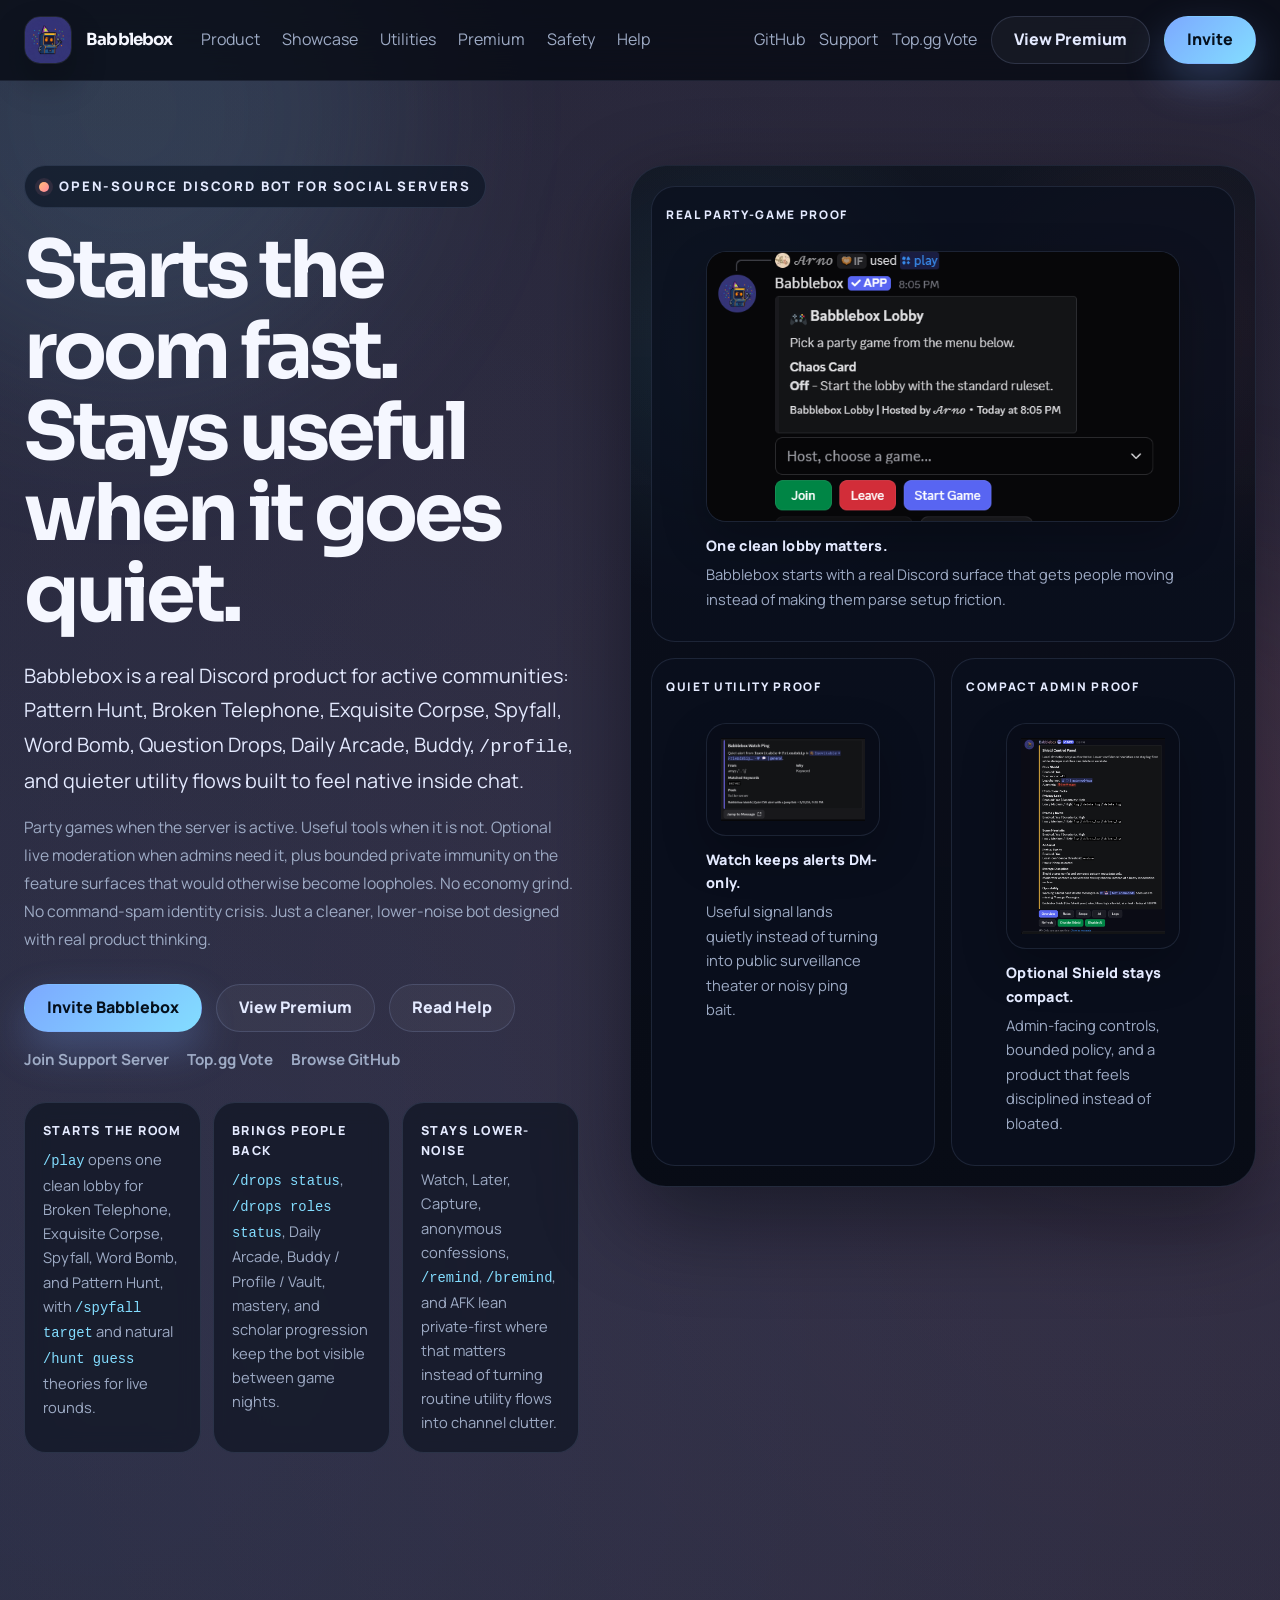
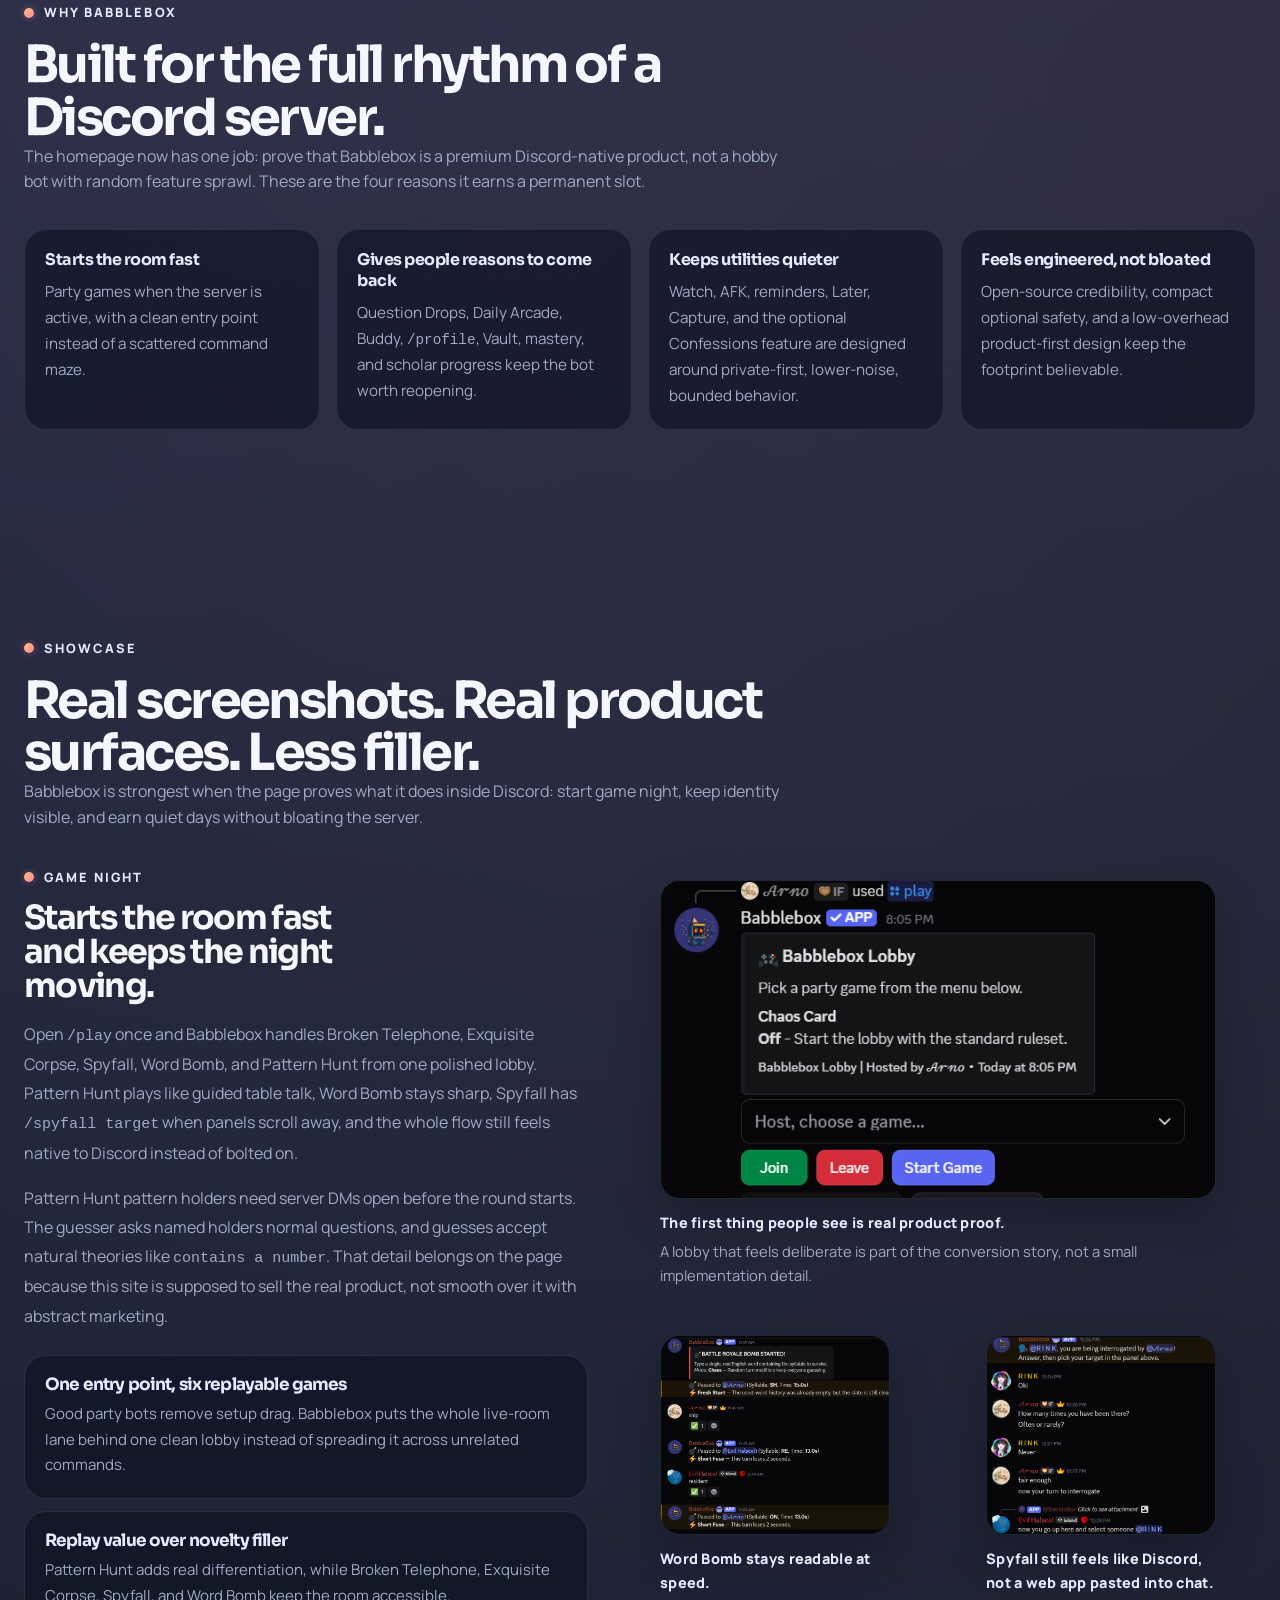
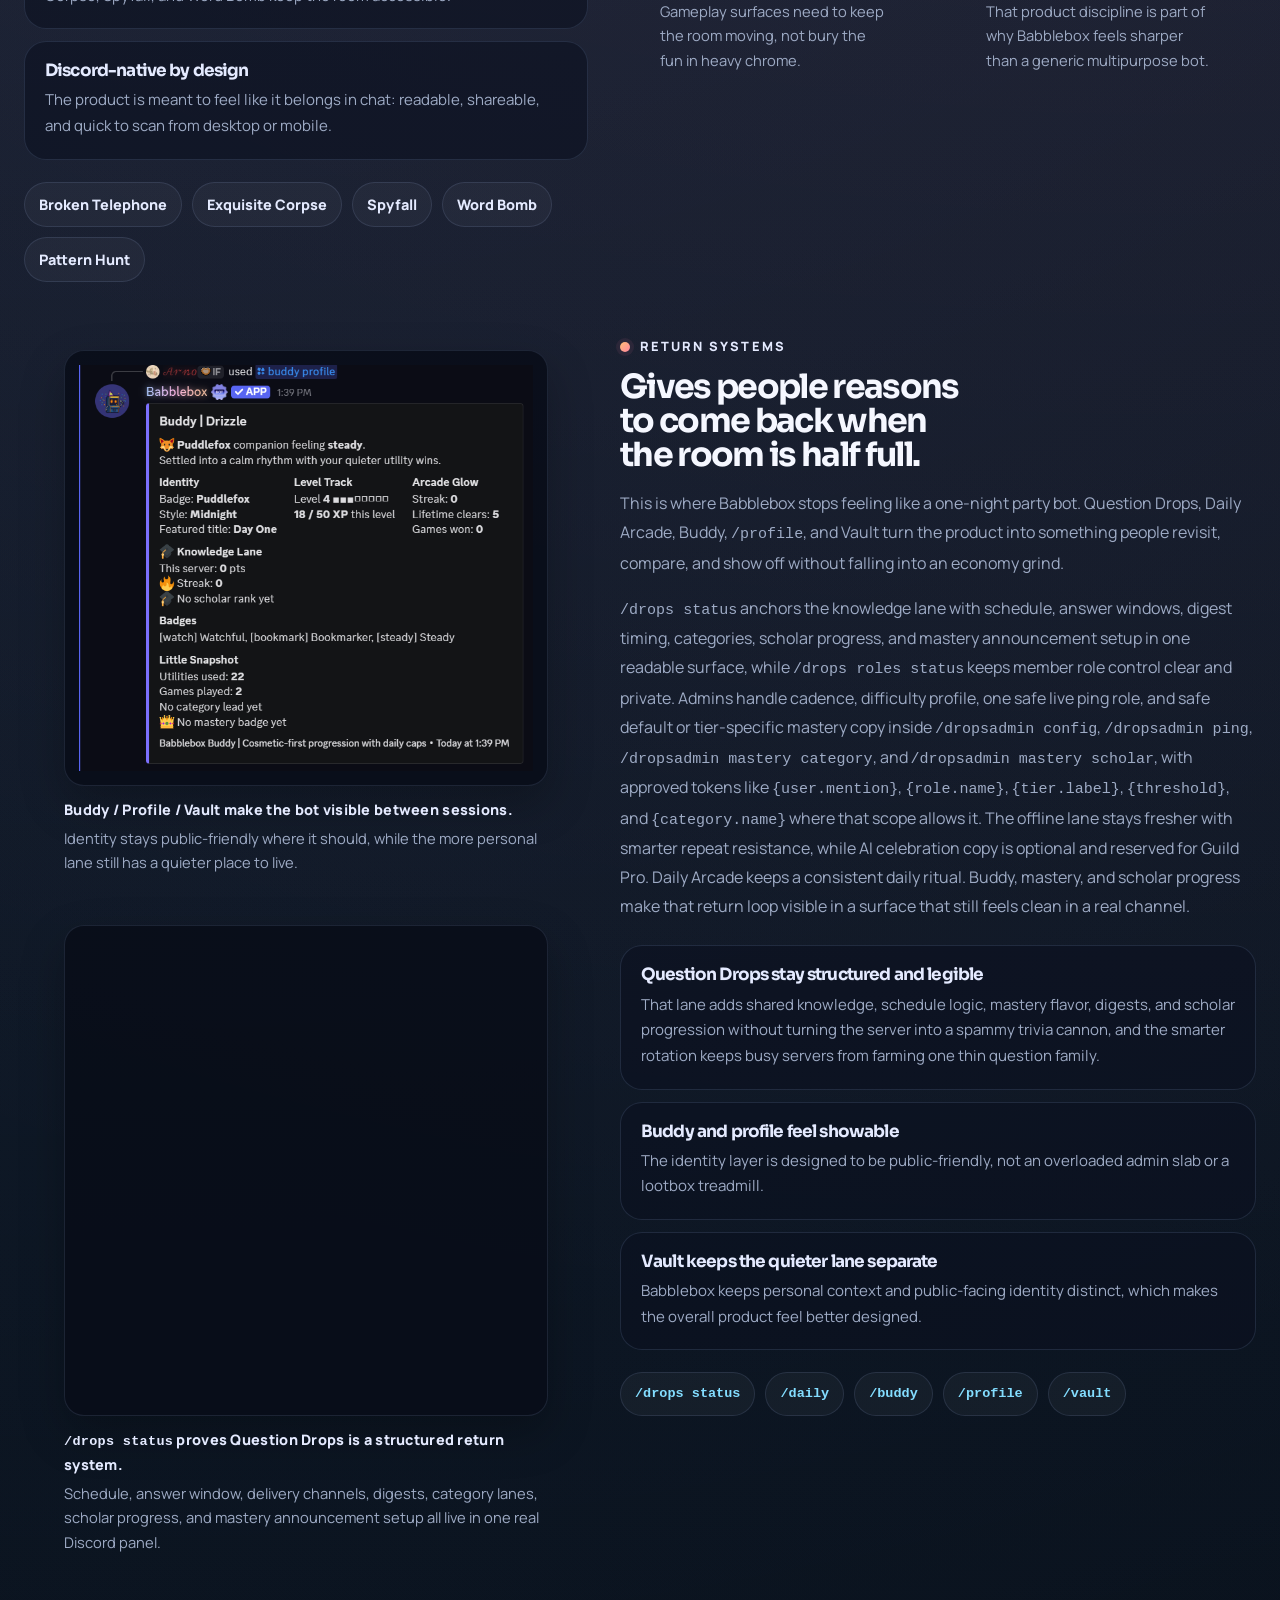
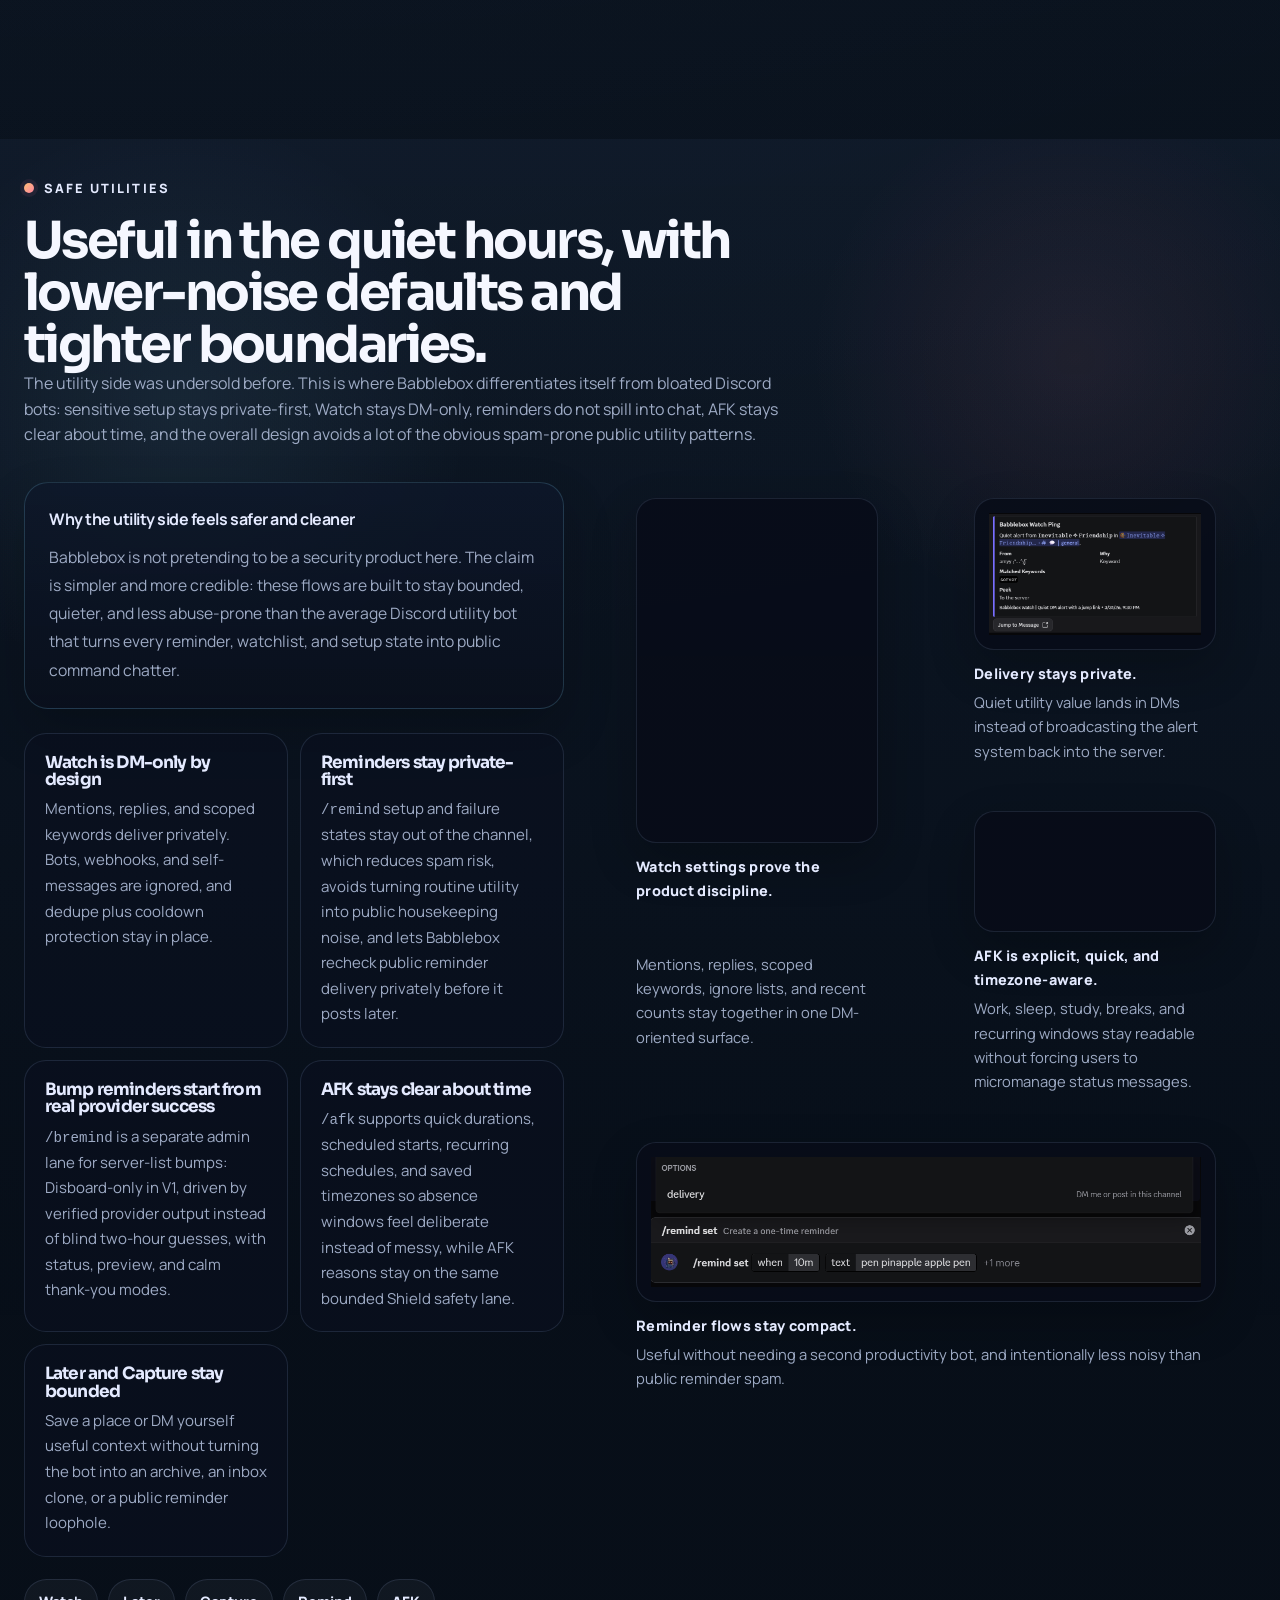
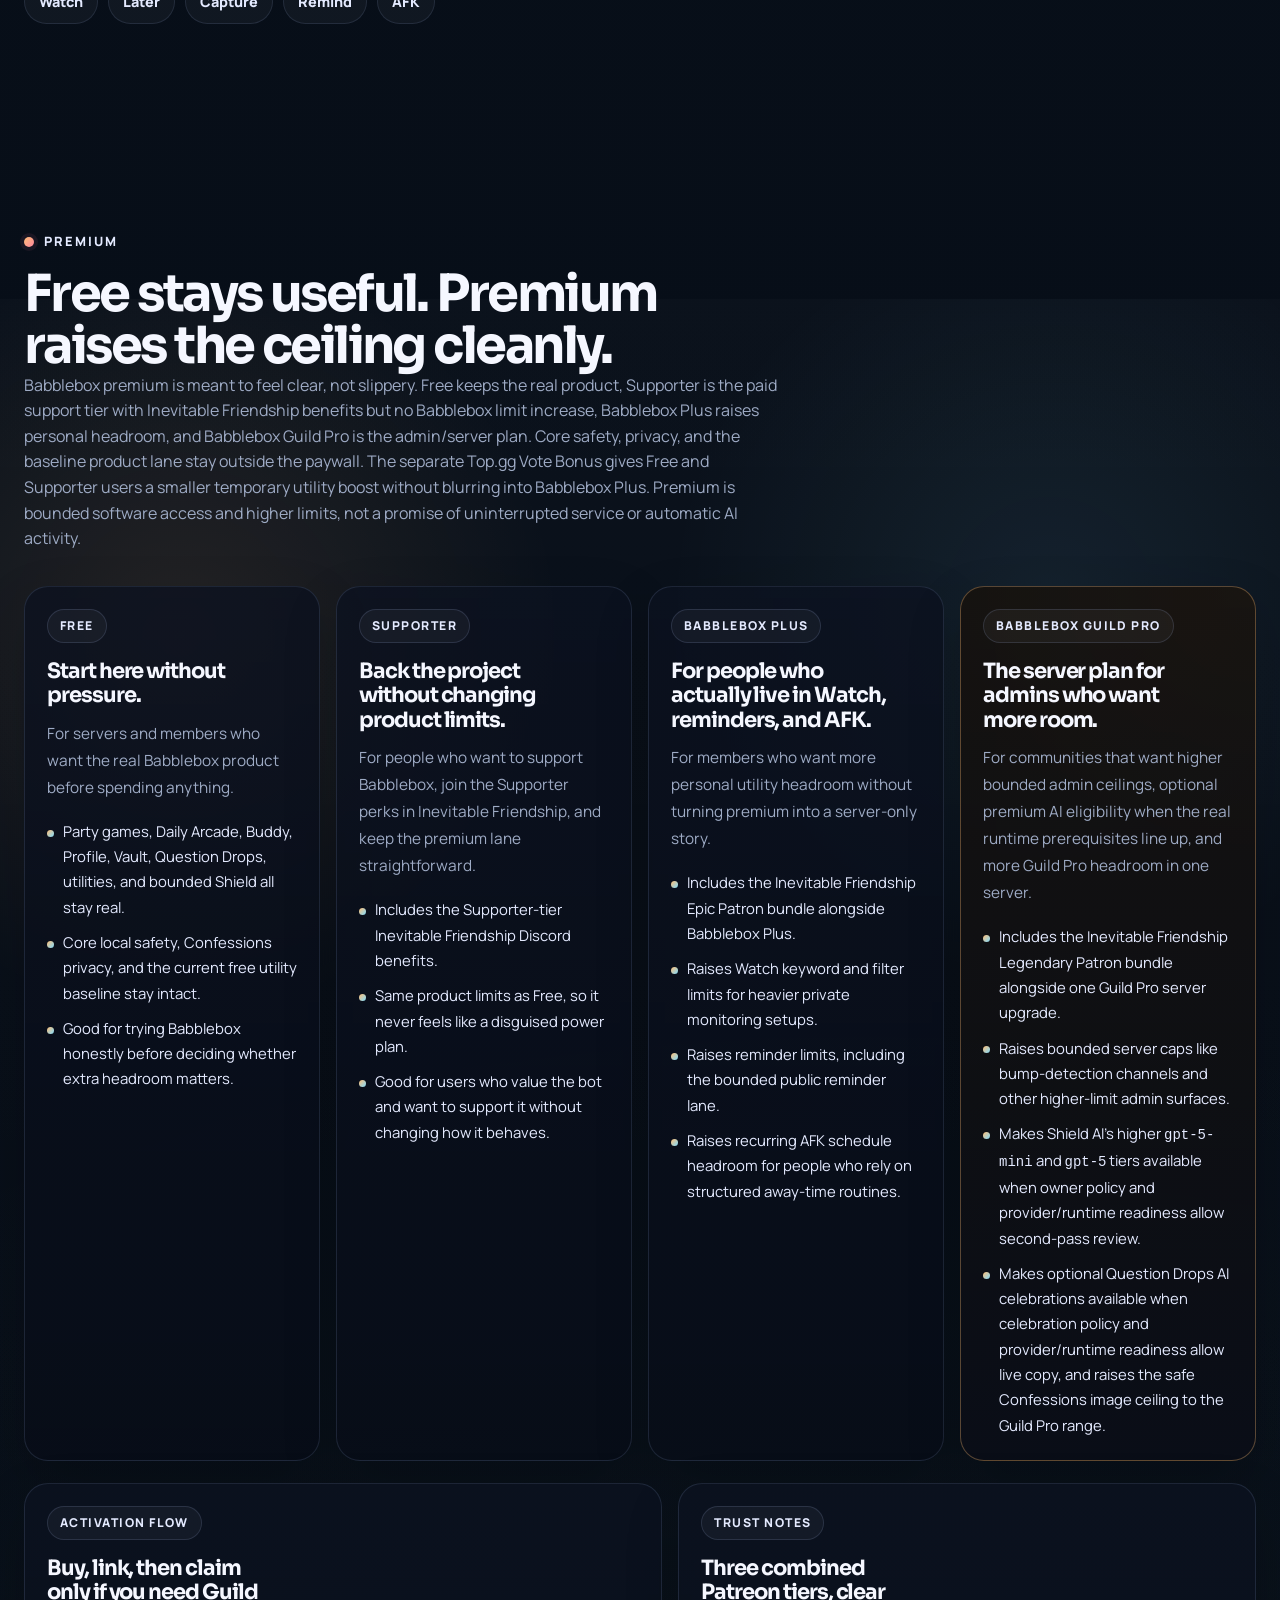
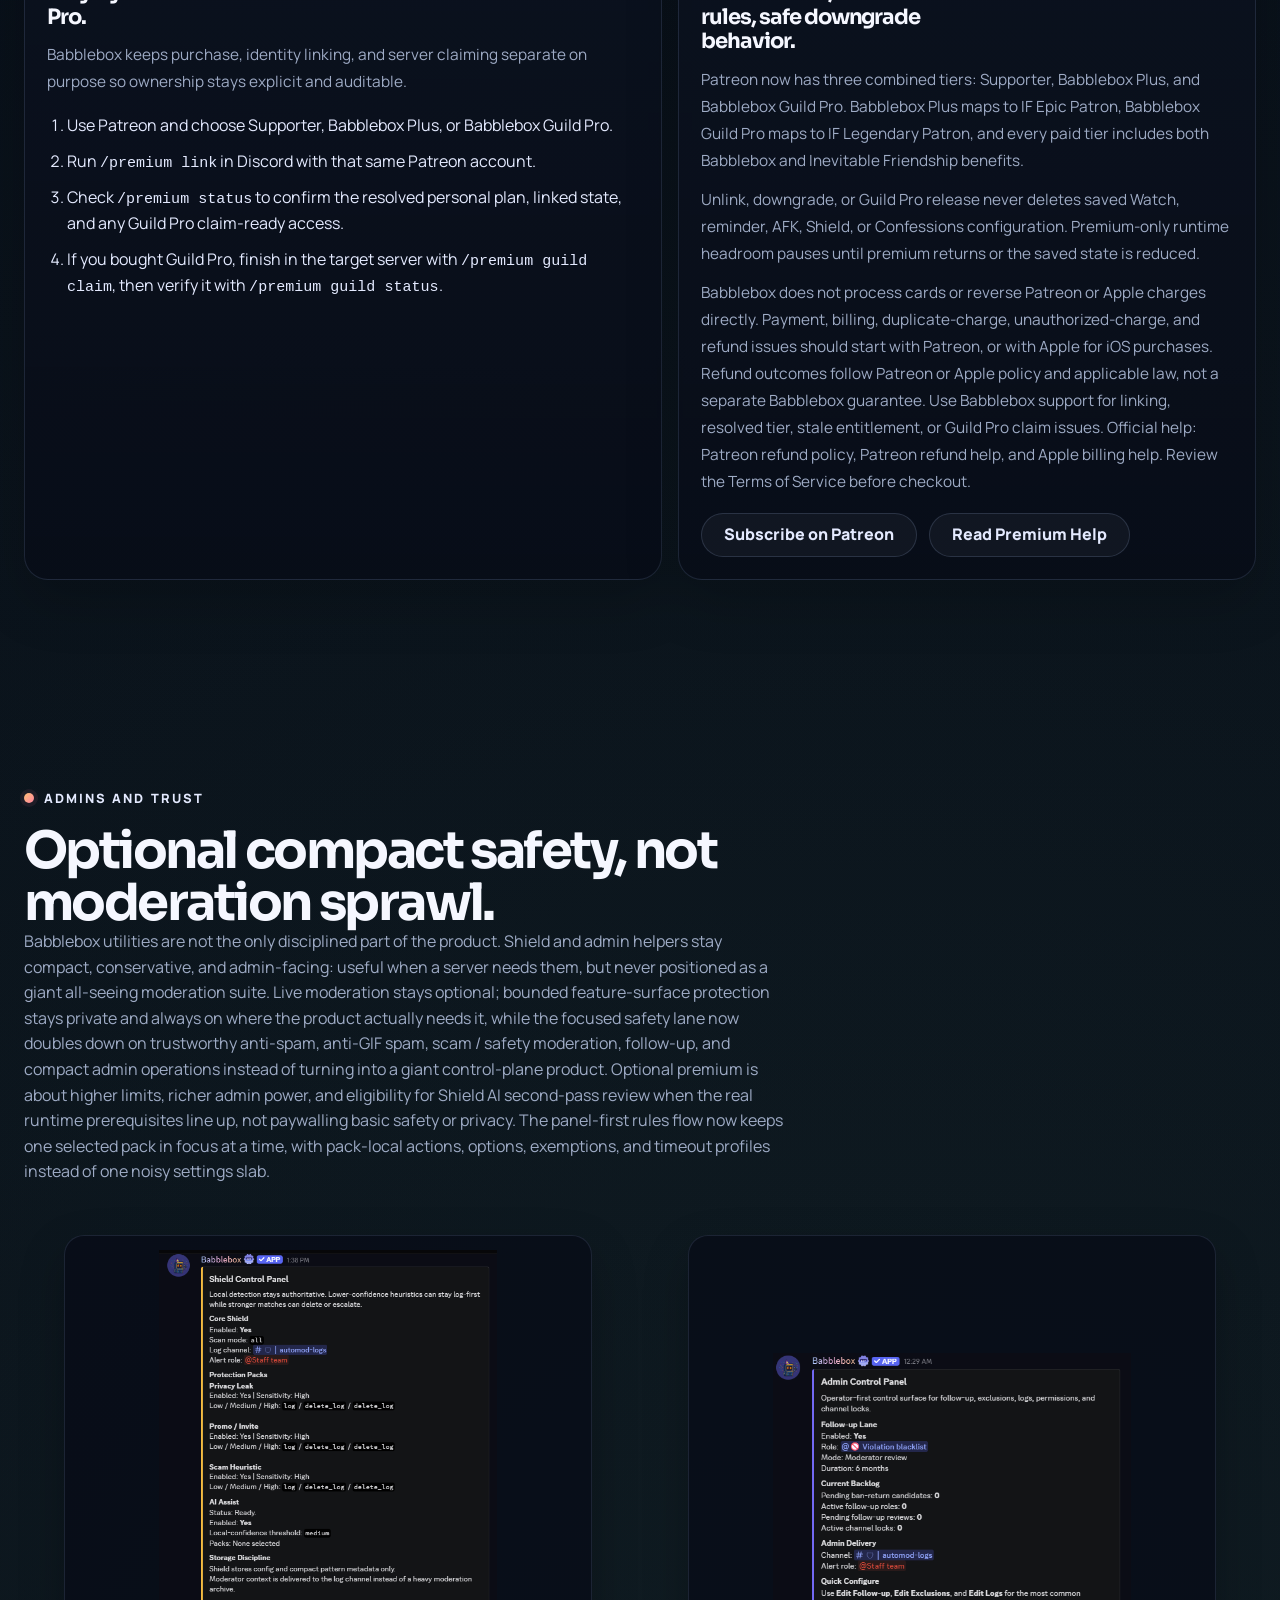
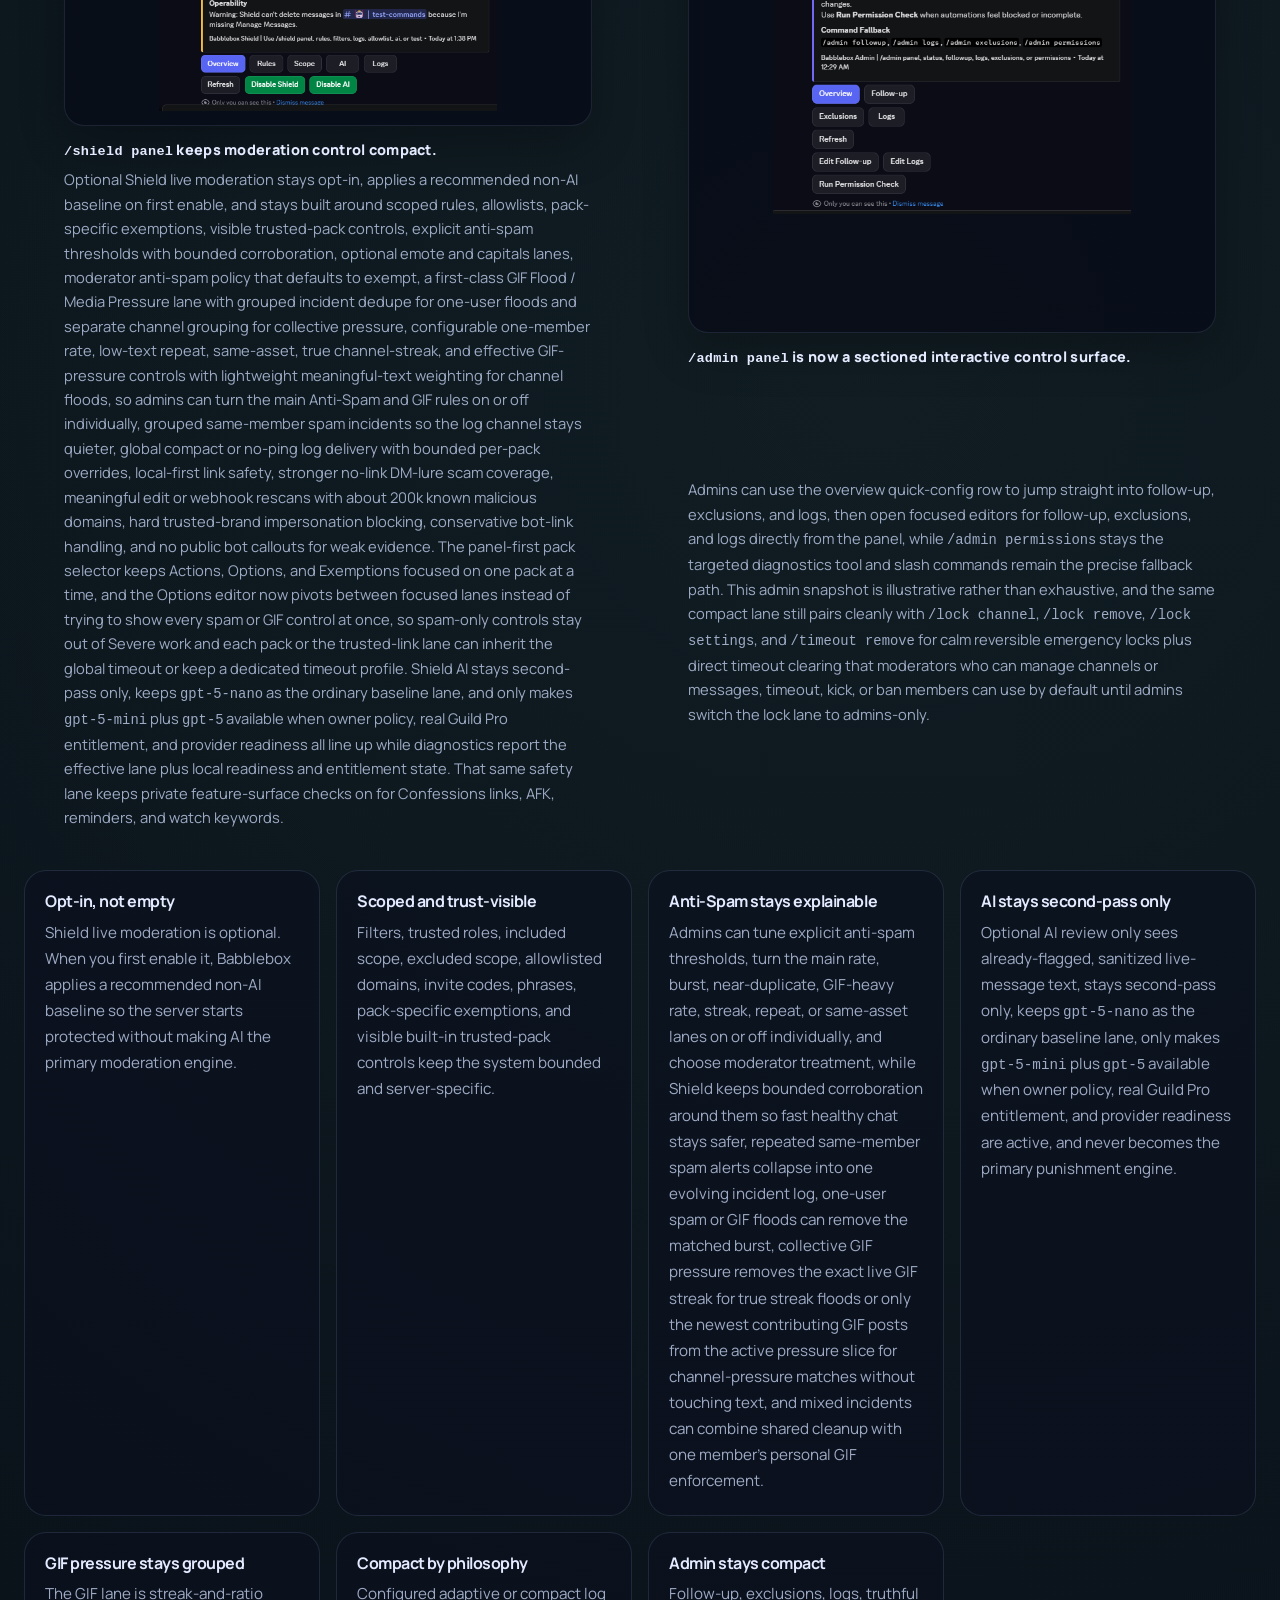
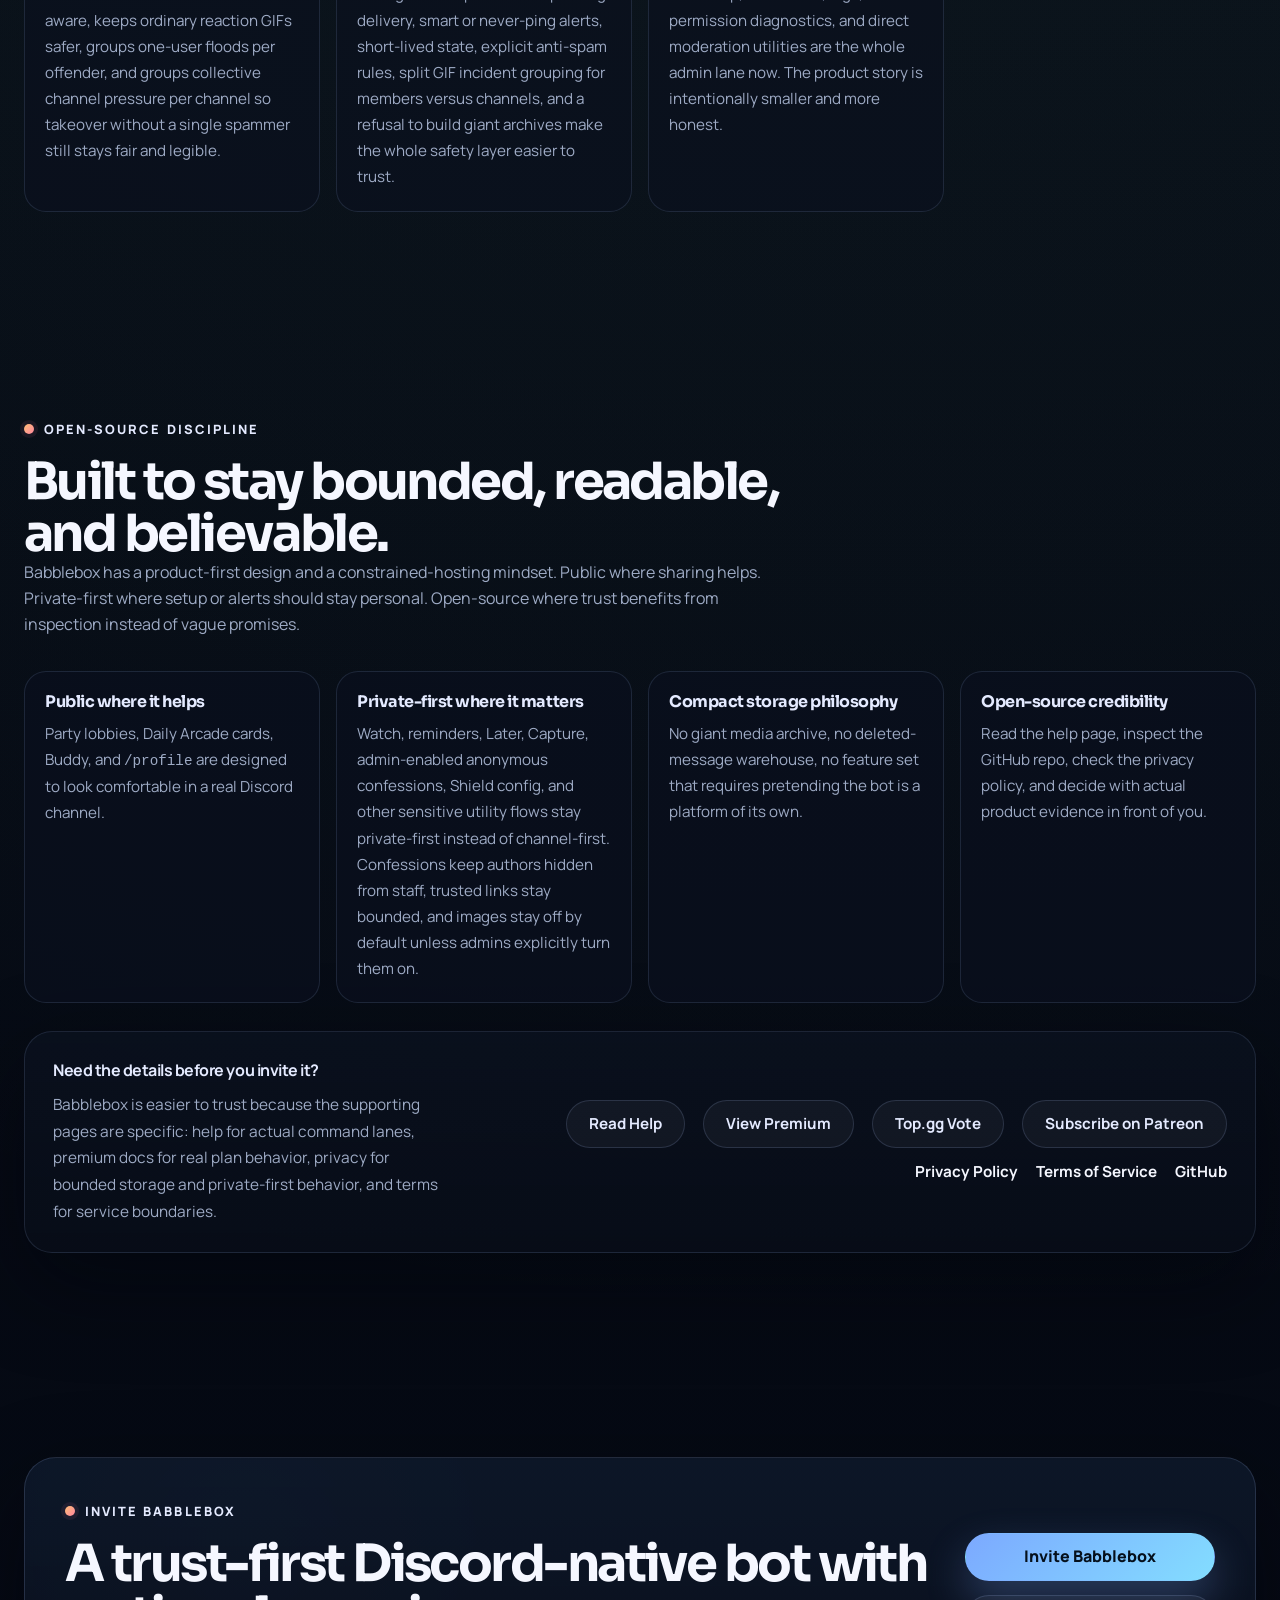
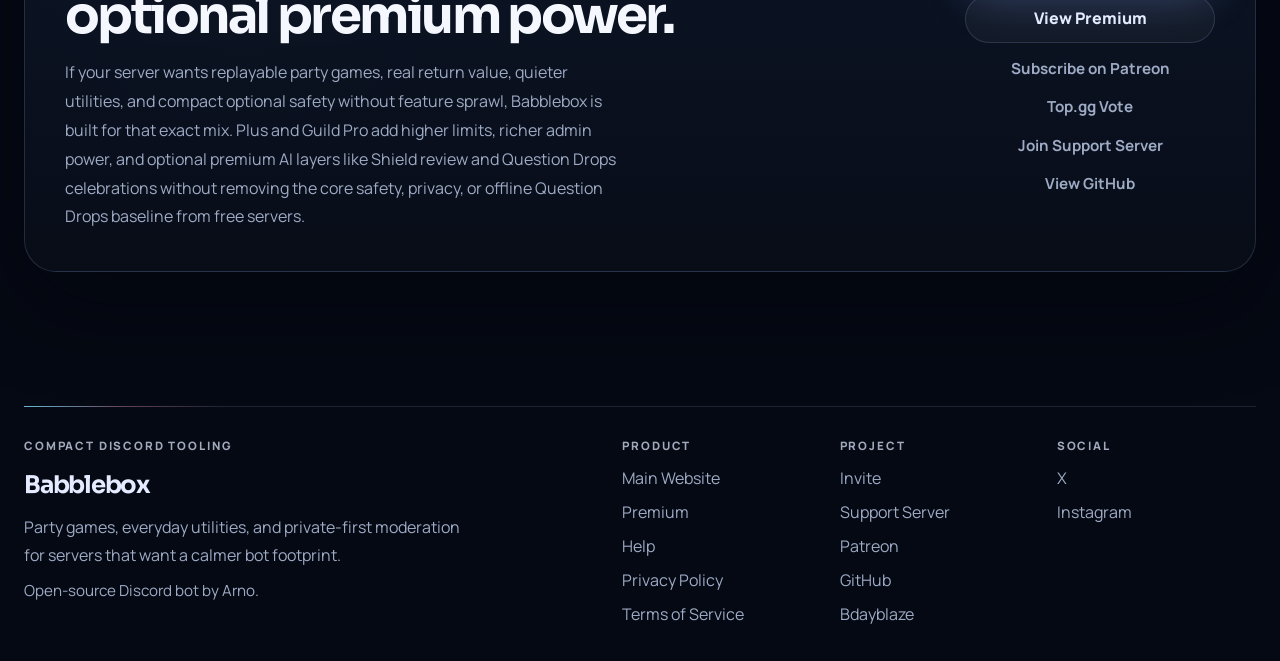
<file: index.html>
<!DOCTYPE html>
<html lang="en">
<head>
  <meta charset="UTF-8" />
  <meta name="viewport" content="width=device-width, initial-scale=1.0" />
  <title>Babblebox | Make Your Discord Feel Alive</title>
  <meta
    name="description"
    content="Babblebox is a premium Discord bot for social servers: party games when the server is active, anonymous confessions when a community needs staff-blind posting, useful tools when it is not, Question Drops, Daily Arcade, Buddy and profile surfaces, quiet utilities, and optional compact safety."
  />
  <meta name="robots" content="index,follow,max-image-preview:large" />
  <link rel="canonical" href="https://arno-create.github.io/babblebox-bot/" />
  <meta property="og:title" content="Babblebox | Make Your Discord Feel Alive" />
  <meta
    property="og:description"
    content="Party games, anonymous confessions, replay-worthy daily surfaces, quieter private-first utilities, and compact optional safety for Discord."
  />
  <meta property="og:url" content="https://arno-create.github.io/babblebox-bot/" />
  <meta property="og:type" content="website" />
  <meta property="og:image" content="https://arno-create.github.io/babblebox-bot/banner.png" />
  <meta name="twitter:card" content="summary_large_image" />
  <meta name="twitter:title" content="Babblebox | Make Your Discord Feel Alive" />
  <meta
    name="twitter:description"
    content="Babblebox gives Discord servers party games, anonymous confessions, Question Drops, Daily Arcade, public-friendly identity, quieter utilities, and compact optional safety without bot clutter."
  />
  <meta name="twitter:image" content="https://arno-create.github.io/babblebox-bot/banner.png" />
  <link rel="preconnect" href="https://fonts.googleapis.com" />
  <link rel="preconnect" href="https://fonts.gstatic.com" crossorigin />
  <link
    href="https://fonts.googleapis.com/css2?family=Manrope:wght@400;500;600;700;800&family=Sora:wght@500;600;700;800&display=swap"
    rel="stylesheet"
  />
  <link rel="stylesheet" href="assets/site-shell.css" />
  <style>
    :root {
      --bg-0: #040914;
      --bg-1: #09111c;
      --bg-2: #0d1727;
      --panel: rgba(11, 18, 32, 0.82);
      --panel-strong: rgba(13, 21, 38, 0.94);
      --line: rgba(173, 196, 255, 0.13);
      --text: #f5f7ff;
      --soft: #e4eaff;
      --muted: #9eabc5;
      --cyan: #83ddff;
      --blue: #7ca9ff;
      --mint: #8ae9be;
      --amber: #ffbe76;
      --rose: #ff869f;
      --shadow: 0 32px 90px rgba(1, 4, 10, 0.48);
      --max-width: 1240px;
    }

    * {
      box-sizing: border-box;
    }

    html {
      scroll-behavior: smooth;
    }

    body {
      margin: 0;
      min-height: 100vh;
      overflow-x: hidden;
      color: var(--text);
      font-family: "Manrope", sans-serif;
      line-height: 1.6;
      background:
        radial-gradient(circle at 8% 10%, rgba(124, 169, 255, 0.18), transparent 34%),
        radial-gradient(circle at 90% 8%, rgba(255, 134, 159, 0.14), transparent 28%),
        radial-gradient(circle at 68% 74%, rgba(138, 233, 190, 0.08), transparent 26%),
        linear-gradient(180deg, #060a13 0%, #08101a 32%, #050913 100%);
    }

    body::before,
    body::after {
      content: "";
      position: fixed;
      z-index: 0;
      width: 34rem;
      height: 34rem;
      border-radius: 50%;
      filter: blur(100px);
      opacity: 0.18;
      pointer-events: none;
    }

    body::before {
      top: -10rem;
      left: -9rem;
      background: rgba(131, 221, 255, 0.68);
    }

    body::after {
      right: -10rem;
      bottom: -12rem;
      background: rgba(255, 134, 159, 0.56);
    }

    ::selection {
      background: rgba(131, 221, 255, 0.28);
      color: var(--text);
    }

    a {
      color: inherit;
      text-decoration: none;
    }

    img {
      display: block;
      max-width: 100%;
    }

    button,
    input,
    textarea,
    select {
      font: inherit;
    }

    a:focus-visible,
    .btn:focus-visible,
    .nav-toggle:focus-visible {
      outline: 3px solid rgba(131, 221, 255, 0.38);
      outline-offset: 3px;
    }

    code {
      font-family: ui-monospace, SFMono-Regular, Menlo, Consolas, monospace;
      font-size: 0.94em;
    }

    .site-shell {
      position: relative;
      z-index: 1;
    }

    .container {
      width: min(var(--max-width), calc(100% - 48px));
      margin: 0 auto;
      position: relative;
      z-index: 1;
    }

    section[id] {
      scroll-margin-top: 104px;
    }

    .section {
      padding: clamp(64px, 8vw, 108px) 0;
    }

    .section-head {
      max-width: 760px;
      margin-bottom: 34px;
    }

    .section-kicker {
      display: inline-flex;
      align-items: center;
      gap: 10px;
      color: var(--soft);
      font-size: 0.8rem;
      font-weight: 800;
      letter-spacing: 0.16em;
      text-transform: uppercase;
    }

    .section-kicker::before {
      content: "";
      width: 10px;
      height: 10px;
      border-radius: 999px;
      background: linear-gradient(135deg, var(--amber), var(--rose));
      box-shadow: 0 0 0 4px rgba(255, 134, 159, 0.08);
    }

    h1,
    h2,
    h3,
    h4 {
      margin: 0;
      font-family: "Sora", sans-serif;
      letter-spacing: -0.05em;
      line-height: 1.02;
    }

    h1 {
      margin-top: 22px;
      max-width: 11ch;
      font-size: clamp(3.3rem, 6.2vw, 6.4rem);
    }

    h2 {
      margin-top: 14px;
      font-size: clamp(2.3rem, 4vw, 4.2rem);
    }

    h3 {
      font-size: clamp(1.7rem, 2.6vw, 2.6rem);
    }

    h4 {
      font-size: 1.06rem;
    }

    p {
      margin: 0;
    }

    .section-copy,
    .story-copy p,
    .hero-lede,
    .hero-subhead,
    .support-bar p,
    .trust-card p,
    .proof-card p,
    .story-point p,
    .trust-rail p,
    .scan-card p,
    .shot-frame figcaption span {
      color: var(--muted);
    }

    .nav-shell {
      position: sticky;
      top: 0;
      z-index: 30;
      border-bottom: 1px solid rgba(173, 196, 255, 0.1);
      background: rgba(5, 10, 18, 0.76);
      backdrop-filter: blur(20px);
    }

    nav {
      padding: 16px 0;
    }

    .nav-desktop,
    .nav-desktop-main,
    .nav-actions {
      display: flex;
      align-items: center;
      min-width: 0;
    }

    .nav-desktop {
      justify-content: space-between;
      gap: 24px;
    }

    .nav-desktop-main {
      flex: 1 1 auto;
      gap: 28px;
      min-width: 0;
    }

    .brand {
      display: inline-flex;
      align-items: center;
      gap: 14px;
      min-width: 0;
    }

    .brand-copy {
      min-width: 0;
      overflow: hidden;
    }

    .brand img {
      width: 48px;
      height: 48px;
      border-radius: 16px;
      object-fit: cover;
      border: 1px solid rgba(255, 255, 255, 0.08);
      box-shadow: 0 18px 36px rgba(0, 0, 0, 0.26);
    }

    .brand-title {
      display: block;
      font-family: "Sora", sans-serif;
      font-size: 1.04rem;
      font-weight: 700;
      letter-spacing: -0.05em;
      white-space: nowrap;
      overflow: hidden;
      text-overflow: ellipsis;
    }

    .brand-subtitle {
      display: block;
      margin-top: 4px;
      color: var(--muted);
      font-size: 0.72rem;
      font-weight: 700;
      letter-spacing: 0.14em;
      text-transform: uppercase;
      white-space: nowrap;
      overflow: hidden;
      text-overflow: ellipsis;
    }

    .nav-links {
      display: flex;
      align-items: center;
      gap: 22px;
      min-width: 0;
    }

    .nav-desktop .nav-links {
      flex: 1 1 auto;
      justify-content: flex-start;
      flex-wrap: nowrap;
    }

    .nav-links a,
    .nav-quiet,
    .link-quiet {
      color: var(--muted);
      transition: color 0.18s ease;
    }

    .nav-links a:hover,
    .nav-quiet:hover,
    .link-quiet:hover {
      color: var(--text);
    }

    .nav-actions {
      gap: 14px;
      flex: 0 0 auto;
      justify-content: flex-end;
    }

    .nav-compact {
      display: none;
    }

    .nav-compact-top {
      display: grid;
      grid-template-columns: minmax(0, 1fr) auto;
      align-items: center;
      gap: 12px;
      min-width: 0;
    }

    .nav-compact-quick {
      display: flex;
      align-items: center;
      gap: 8px;
      flex-shrink: 0;
    }

    .nav-invite {
      flex: 0 0 auto;
      white-space: nowrap;
      line-height: 1.1;
    }

    .nav-compact-invite {
      min-height: 42px;
      padding: 0 18px;
      font-size: 0.95rem;
    }

    .nav-quiet {
      font-size: 0.94rem;
      font-weight: 700;
    }

    .nav-toggle {
      display: inline-flex;
      align-items: center;
      justify-content: center;
      width: 48px;
      height: 48px;
      border-radius: 16px;
      padding: 0;
      border: 1px solid rgba(173, 196, 255, 0.14);
      background: rgba(255, 255, 255, 0.04);
      color: var(--soft);
      box-shadow: 0 16px 34px rgba(0, 0, 0, 0.18);
      cursor: pointer;
      transition:
        border-color 0.18s ease,
        background 0.18s ease,
        color 0.18s ease,
        transform 0.18s ease;
    }

    .nav-toggle:hover {
      transform: translateY(-1px);
      border-color: rgba(131, 221, 255, 0.28);
      background: rgba(15, 25, 43, 0.92);
      color: var(--text);
    }

    .nav-toggle-icon {
      display: grid;
      gap: 4px;
    }

    .nav-toggle-icon span {
      display: block;
      width: 18px;
      height: 2px;
      border-radius: 999px;
      background: currentColor;
    }

    .nav-compact-panel {
      display: grid;
      gap: 12px;
      margin-top: 12px;
      padding: 14px;
      border-radius: 22px;
      border: 1px solid rgba(173, 196, 255, 0.12);
      background: rgba(10, 16, 28, 0.94);
      box-shadow: 0 18px 36px rgba(0, 0, 0, 0.22);
    }

    .nav-compact-panel[hidden] {
      display: none !important;
    }

    .nav-compact-panel .nav-links {
      flex-direction: column;
      align-items: flex-start;
      gap: 12px;
    }

    .nav-compact-panel .nav-actions {
      display: grid;
      grid-template-columns: repeat(2, minmax(0, 1fr));
      gap: 10px;
    }

    .nav-compact-panel .nav-quiet {
      display: inline-flex;
      align-items: center;
      justify-content: center;
      min-height: 44px;
      padding: 0 12px;
      border-radius: 14px;
      border: 1px solid rgba(173, 196, 255, 0.12);
      background: rgba(255, 255, 255, 0.03);
    }

    .visually-hidden {
      position: absolute;
      width: 1px;
      height: 1px;
      padding: 0;
      margin: -1px;
      overflow: hidden;
      clip: rect(0, 0, 0, 0);
      white-space: nowrap;
      border: 0;
    }

    .btn {
      display: inline-flex;
      align-items: center;
      justify-content: center;
      gap: 10px;
      min-height: 48px;
      padding: 0 22px;
      border-radius: 999px;
      border: 1px solid transparent;
      font-weight: 800;
      transition:
        transform 0.18s ease,
        border-color 0.18s ease,
        background 0.18s ease,
        color 0.18s ease,
        box-shadow 0.18s ease;
    }

    .btn:hover {
      transform: translateY(-1px);
    }

    .btn-primary {
      background: linear-gradient(135deg, var(--blue), var(--cyan));
      color: #05101c;
      box-shadow: 0 18px 42px rgba(124, 169, 255, 0.28);
    }

    .btn-secondary {
      border-color: rgba(173, 196, 255, 0.16);
      background: rgba(255, 255, 255, 0.04);
      color: var(--soft);
    }

    .hero-wrap {
      padding: clamp(40px, 7vw, 84px) 0 clamp(26px, 4vw, 44px);
    }

    .hero {
      display: grid;
      grid-template-columns: minmax(0, 0.94fr) minmax(0, 1.06fr);
      gap: clamp(28px, 4vw, 52px);
      align-items: start;
    }

    .hero-copy {
      max-width: 620px;
    }

    .eyebrow {
      display: inline-flex;
      align-items: center;
      gap: 10px;
      padding: 10px 14px;
      border-radius: 999px;
      border: 1px solid var(--line);
      background: rgba(13, 21, 36, 0.68);
      color: var(--soft);
      font-size: 0.82rem;
      font-weight: 800;
      letter-spacing: 0.14em;
      text-transform: uppercase;
    }

    .eyebrow::before {
      content: "";
      width: 10px;
      height: 10px;
      border-radius: 999px;
      background: linear-gradient(135deg, var(--amber), var(--rose));
      box-shadow: 0 0 0 4px rgba(255, 134, 159, 0.1);
    }

    .hero-lede {
      max-width: 56ch;
      margin-top: 24px;
      color: var(--soft);
      font-size: clamp(1.08rem, 1.8vw, 1.24rem);
      line-height: 1.75;
    }

    .hero-subhead {
      max-width: 58ch;
      margin-top: 16px;
      font-size: 0.98rem;
      line-height: 1.78;
    }

    .hero-actions {
      display: flex;
      flex-wrap: wrap;
      gap: 14px;
      margin-top: 30px;
    }

    .hero-links {
      display: flex;
      flex-wrap: wrap;
      gap: 18px;
      margin-top: 16px;
    }

    .link-quiet {
      font-size: 0.95rem;
      font-weight: 700;
    }

    .hero-scan {
      display: grid;
      grid-template-columns: repeat(3, minmax(0, 1fr));
      gap: 12px;
      margin-top: 30px;
    }

    .scan-card {
      padding: 18px;
      border-radius: 22px;
      border: 1px solid var(--line);
      background: rgba(12, 18, 31, 0.64);
      backdrop-filter: blur(10px);
    }

    .scan-card strong {
      display: block;
      margin-bottom: 6px;
      color: var(--soft);
      font-size: 0.78rem;
      font-weight: 800;
      letter-spacing: 0.12em;
      text-transform: uppercase;
    }

    .scan-card p {
      font-size: 0.92rem;
      line-height: 1.64;
    }

    .scan-card code {
      color: var(--cyan);
    }

    .hero-stage {
      position: relative;
      display: grid;
      grid-template-columns: repeat(12, minmax(0, 1fr));
      gap: 16px;
      padding: 20px;
      border-radius: 36px;
      border: 1px solid rgba(173, 196, 255, 0.14);
      background: linear-gradient(180deg, rgba(10, 15, 27, 0.95), rgba(7, 11, 21, 0.98));
      box-shadow: var(--shadow);
      overflow: hidden;
    }

    .hero-stage::before {
      content: "";
      position: absolute;
      inset: 0;
      background:
        radial-gradient(circle at 16% 18%, rgba(131, 221, 255, 0.11), transparent 26%),
        radial-gradient(circle at 84% 18%, rgba(255, 134, 159, 0.09), transparent 24%),
        linear-gradient(180deg, rgba(255, 255, 255, 0.02), transparent 36%);
      pointer-events: none;
    }

    .stage-card {
      position: relative;
      z-index: 1;
      padding: 14px;
      border-radius: 24px;
      border: 1px solid rgba(173, 196, 255, 0.12);
      background: rgba(11, 17, 31, 0.76);
    }

    .stage-anchor {
      grid-column: 1 / -1;
    }

    .stage-utility,
    .stage-admin {
      grid-column: span 6;
    }

    .stage-label {
      display: inline-flex;
      margin-bottom: 10px;
      color: var(--soft);
      font-size: 0.74rem;
      font-weight: 800;
      letter-spacing: 0.14em;
      text-transform: uppercase;
    }

    .shot-frame {
      display: grid;
      gap: 12px;
    }

    .shot-media {
      display: flex;
      align-items: center;
      justify-content: center;
      overflow: hidden;
      border-radius: 20px;
      border: 1px solid rgba(173, 196, 255, 0.12);
      background: rgba(8, 13, 25, 0.88);
      box-shadow: 0 18px 46px rgba(0, 0, 0, 0.24);
    }

    .shot-media img {
      display: block;
      width: 100%;
      height: auto;
    }

    .shot-atmosphere img {
      height: 100%;
      object-fit: cover;
      object-position: top center;
    }

    .shot-proof {
      padding: clamp(10px, 1.2vw, 14px);
    }

    .shot-proof img {
      object-fit: contain;
    }

    .shot-proof-panel img {
      width: auto;
      max-width: 100%;
      max-height: clamp(320px, 36vw, 520px);
      margin: 0 auto;
    }

    .ratio-hero {
      aspect-ratio: 786 / 450;
    }

    .ratio-game {
      aspect-ratio: 820 / 711;
    }

    .shot-frame figcaption {
      display: grid;
      gap: 4px;
      font-size: 0.92rem;
      line-height: 1.66;
    }

    .shot-frame figcaption strong {
      color: var(--soft);
      font-size: 0.9rem;
      font-weight: 800;
      letter-spacing: 0.02em;
    }

    .proof-strip {
      display: grid;
      grid-template-columns: repeat(4, minmax(0, 1fr));
      gap: 16px;
    }

    .proof-card,
    .story-point,
    .trust-card,
    .trust-rail article {
      padding: 20px;
      border-radius: 22px;
      border: 1px solid var(--line);
      background: rgba(11, 17, 31, 0.58);
    }

    .proof-card h3,
    .trust-card h3,
    .trust-rail strong {
      color: var(--soft);
      font-size: 1rem;
      line-height: 1.3;
      letter-spacing: -0.03em;
    }

    .proof-card p,
    .trust-card p,
    .trust-rail p {
      margin-top: 8px;
      font-size: 0.95rem;
      line-height: 1.72;
    }

    .story-stack {
      display: grid;
      gap: 52px;
    }

    .story {
      display: grid;
      grid-template-columns: minmax(0, 0.94fr) minmax(0, 1.06fr);
      gap: 32px;
      align-items: start;
    }

    .story-copy h3 {
      margin-top: 12px;
      max-width: 14ch;
    }

    .story-copy p {
      margin-top: 16px;
      font-size: 1rem;
      line-height: 1.82;
    }

    .story-points {
      display: grid;
      gap: 12px;
      margin-top: 24px;
    }

    .story-point h4 {
      color: var(--soft);
    }

    .story-point p {
      margin-top: 8px;
      font-size: 0.94rem;
      line-height: 1.7;
    }

    .pill-row {
      display: flex;
      flex-wrap: wrap;
      gap: 10px;
      margin-top: 22px;
    }

    .pill {
      display: inline-flex;
      align-items: center;
      gap: 8px;
      padding: 10px 14px;
      border-radius: 999px;
      border: 1px solid rgba(173, 196, 255, 0.12);
      background: rgba(255, 255, 255, 0.04);
      color: var(--soft);
      font-size: 0.9rem;
      font-weight: 800;
      white-space: nowrap;
    }

    .pill code {
      color: var(--cyan);
    }

    .games-grid {
      display: grid;
      grid-template-columns: repeat(12, minmax(0, 1fr));
      gap: 16px;
    }

    .games-grid .shot-primary {
      grid-column: 1 / -1;
    }

    .games-grid .shot-secondary {
      grid-column: span 6;
    }

    .return-media {
      display: grid;
      gap: 18px;
      align-content: start;
    }

    .section-utilities {
      position: relative;
    }

    .section-utilities::before {
      content: "";
      position: absolute;
      inset: 4% 0 auto;
      height: 74%;
      background:
        linear-gradient(180deg, rgba(124, 169, 255, 0.05), rgba(5, 9, 19, 0)),
        radial-gradient(circle at 14% 22%, rgba(131, 221, 255, 0.08), transparent 20%),
        radial-gradient(circle at 84% 18%, rgba(255, 134, 159, 0.08), transparent 18%);
      pointer-events: none;
    }

    .utility-shell {
      display: grid;
      grid-template-columns: minmax(0, 0.9fr) minmax(0, 1.1fr);
      gap: 32px;
      align-items: start;
    }

    .utility-callout {
      padding: 24px;
      border-radius: 24px;
      border: 1px solid rgba(131, 221, 255, 0.18);
      background: linear-gradient(180deg, rgba(14, 24, 42, 0.84), rgba(10, 16, 29, 0.94));
      box-shadow: 0 22px 50px rgba(0, 0, 0, 0.2);
    }

    .utility-callout strong {
      display: block;
      color: var(--soft);
      font-size: 1rem;
      letter-spacing: -0.03em;
    }

    .utility-callout p {
      margin-top: 10px;
      color: var(--muted);
      font-size: 0.98rem;
      line-height: 1.8;
    }

    .utility-points {
      grid-template-columns: repeat(2, minmax(0, 1fr));
    }

    .utility-collage {
      display: grid;
      grid-template-columns: repeat(12, minmax(0, 1fr));
      gap: 16px;
    }

    .utility-watch {
      grid-column: span 6;
      grid-row: span 2;
    }

    .utility-alert {
      grid-column: span 6;
    }

    .utility-afk {
      grid-column: span 6;
    }

    .utility-reminder {
      grid-column: 1 / -1;
    }

    .section-premium {
      position: relative;
    }

    .section-premium::before {
      content: "";
      position: absolute;
      inset: 8% 0 auto;
      height: 78%;
      background:
        radial-gradient(circle at 14% 20%, rgba(255, 190, 118, 0.1), transparent 22%),
        radial-gradient(circle at 82% 18%, rgba(131, 221, 255, 0.08), transparent 22%),
        linear-gradient(180deg, rgba(255, 255, 255, 0.02), rgba(5, 9, 19, 0));
      pointer-events: none;
    }

    .premium-shell {
      display: grid;
      gap: 22px;
    }

    .premium-grid {
      display: grid;
      grid-template-columns: repeat(4, minmax(0, 1fr));
      gap: 16px;
    }

    .premium-card,
    .premium-steps,
    .premium-note {
      position: relative;
      z-index: 1;
      padding: 22px;
      border-radius: 24px;
      border: 1px solid var(--line);
      background: linear-gradient(180deg, rgba(12, 18, 32, 0.78), rgba(8, 13, 24, 0.94));
      box-shadow: 0 22px 54px rgba(0, 0, 0, 0.18);
    }

    .premium-card.featured {
      border-color: rgba(255, 190, 118, 0.32);
      background:
        linear-gradient(180deg, rgba(23, 18, 14, 0.88), rgba(10, 14, 23, 0.96)),
        radial-gradient(circle at top right, rgba(255, 190, 118, 0.12), transparent 34%);
    }

    .premium-plan {
      display: inline-flex;
      align-items: center;
      min-height: 34px;
      padding: 0 12px;
      border-radius: 999px;
      border: 1px solid rgba(173, 196, 255, 0.14);
      background: rgba(255, 255, 255, 0.04);
      color: var(--soft);
      font-size: 0.76rem;
      font-weight: 800;
      letter-spacing: 0.12em;
      text-transform: uppercase;
    }

    .premium-card h3,
    .premium-steps h3,
    .premium-note h3 {
      margin-top: 16px;
      max-width: 14ch;
      font-size: 1.32rem;
      line-height: 1.16;
    }

    .premium-card p,
    .premium-steps p,
    .premium-note p {
      margin-top: 12px;
      color: var(--muted);
      font-size: 0.96rem;
      line-height: 1.76;
    }

    .premium-points {
      display: grid;
      gap: 10px;
      margin: 18px 0 0;
      padding: 0;
      list-style: none;
    }

    .premium-points li {
      position: relative;
      padding-left: 16px;
      color: var(--soft);
      font-size: 0.93rem;
      line-height: 1.7;
    }

    .premium-points li::before {
      content: "";
      position: absolute;
      top: 0.72em;
      left: 0;
      width: 7px;
      height: 7px;
      border-radius: 999px;
      background: linear-gradient(135deg, var(--amber), var(--cyan));
    }

    .premium-detail {
      display: grid;
      grid-template-columns: minmax(0, 1.05fr) minmax(0, 0.95fr);
      gap: 16px;
    }

    .premium-steps ol {
      margin: 18px 0 0;
      padding-left: 20px;
      color: var(--soft);
    }

    .premium-steps li + li {
      margin-top: 10px;
    }

    .premium-actions {
      display: flex;
      flex-wrap: wrap;
      gap: 12px;
      margin-top: 18px;
    }

    .premium-actions .btn {
      min-height: 44px;
    }

    .admin-media {
      display: grid;
      grid-template-columns: repeat(2, minmax(0, 1fr));
      gap: 16px;
    }

    .trust-rail {
      display: grid;
      grid-template-columns: repeat(4, minmax(0, 1fr));
      gap: 16px;
      margin-top: 24px;
    }

    .trust-rail article strong {
      display: block;
    }

    .trust-grid {
      display: grid;
      grid-template-columns: repeat(4, minmax(0, 1fr));
      gap: 16px;
    }

    .support-bar {
      display: flex;
      justify-content: space-between;
      align-items: center;
      gap: 20px;
      margin-top: 28px;
      padding: 26px 28px;
      border-radius: 28px;
      border: 1px solid var(--line);
      background: linear-gradient(180deg, rgba(11, 18, 32, 0.72), rgba(8, 13, 24, 0.92));
      box-shadow: var(--shadow);
    }

    .support-bar strong {
      display: block;
      color: var(--soft);
      font-size: 1rem;
      letter-spacing: -0.03em;
    }

    .support-bar p {
      margin-top: 8px;
      max-width: 58ch;
      font-size: 0.96rem;
      line-height: 1.74;
    }

    .support-links {
      display: flex;
      flex-wrap: wrap;
      gap: 12px 18px;
      justify-content: flex-end;
    }

    .support-links a {
      font-size: 0.95rem;
      font-weight: 700;
    }

    .section-final {
      padding-bottom: clamp(64px, 8vw, 100px);
    }

    .final-cta {
      display: grid;
      grid-template-columns: minmax(0, 1fr) auto;
      gap: 32px;
      align-items: center;
      padding: clamp(28px, 4vw, 40px);
      border-radius: 32px;
      border: 1px solid rgba(173, 196, 255, 0.16);
      background:
        linear-gradient(180deg, rgba(14, 24, 42, 0.88), rgba(8, 13, 24, 0.96)),
        radial-gradient(circle at 18% 22%, rgba(131, 221, 255, 0.08), transparent 28%);
      box-shadow: var(--shadow);
    }

    .final-cta p {
      margin-top: 16px;
      max-width: 56ch;
      color: var(--muted);
      font-size: 1rem;
      line-height: 1.8;
    }

    .final-actions {
      display: grid;
      gap: 14px;
      min-width: 250px;
    }

    .final-actions .btn {
      width: 100%;
    }

    .final-actions .link-quiet {
      justify-self: center;
    }

    @media (max-width: 1180px) {
      nav {
        padding: 14px 0;
      }

      .nav-desktop {
        display: none;
      }

      .nav-compact {
        display: block;
      }

      .brand-subtitle {
        display: none;
      }

      .brand img {
        width: 40px;
        height: 40px;
        border-radius: 14px;
      }

      .brand-title {
        font-size: 0.98rem;
      }

      .hero,
      .story,
      .utility-shell,
      .final-cta {
        grid-template-columns: 1fr;
      }

      .hero-copy {
        max-width: none;
      }

      .support-links {
        justify-content: flex-start;
      }
    }

    @media (max-width: 1040px) {
      .proof-strip,
      .premium-grid,
      .trust-rail,
      .trust-grid {
        grid-template-columns: repeat(2, minmax(0, 1fr));
      }

      .premium-detail {
        grid-template-columns: 1fr;
      }

      .utility-points {
        grid-template-columns: 1fr;
      }

      .admin-media {
        grid-template-columns: 1fr;
      }
    }

    @media (max-width: 920px) {
      .hero-scan,
      .proof-strip,
      .premium-grid,
      .trust-rail,
      .trust-grid {
        grid-template-columns: 1fr;
      }

      .stage-utility,
      .stage-admin,
      .games-grid .shot-secondary,
      .utility-watch,
      .utility-alert,
      .utility-afk,
      .utility-reminder {
        grid-column: 1 / -1;
        grid-row: auto;
      }

      .support-bar {
        flex-direction: column;
        align-items: flex-start;
      }
    }

    @media (max-width: 720px) {
      html {
        scroll-behavior: auto;
      }

      .container {
        width: min(var(--max-width), calc(100% - 24px));
      }

      nav {
        padding: 12px 0;
      }

      .brand {
        gap: 10px;
      }

      .brand img {
        width: 38px;
        height: 38px;
        border-radius: 12px;
      }

      .brand-subtitle {
        display: none;
      }

      .brand-title {
        font-size: 0.96rem;
      }

      .nav-compact-top {
        gap: 10px;
      }

      .nav-compact-invite {
        min-height: 40px;
        padding: 0 16px;
        font-size: 0.92rem;
      }

      .nav-toggle {
        width: 40px;
        height: 40px;
        border-radius: 14px;
      }

      .hero-actions,
      .support-links {
        flex-direction: column;
        align-items: stretch;
      }

      .hero-actions .btn,
      .support-links .btn {
        width: 100%;
      }

      h1 {
        max-width: 9.5ch;
      }

      .hero-stage {
        padding: 14px;
      }

      .shot-proof-panel img {
        width: 100%;
        max-height: none;
      }

      .final-actions {
        min-width: 0;
      }

    }

    @media (max-width: 430px) {
      .nav-shell .container {
        width: min(var(--max-width), calc(100% - 12px));
      }

      .nav-compact-top {
        gap: 4px;
      }

      .brand {
        gap: 7px;
      }

      .brand img {
        width: 32px;
        height: 32px;
        border-radius: 10px;
      }

      .brand-title {
        font-size: 0.86rem;
      }

      .nav-compact-invite {
        min-height: 34px;
        padding: 0 10px;
        font-size: 0.8rem;
      }

      .nav-toggle {
        width: 32px;
        height: 32px;
        border-radius: 10px;
      }
    }

    @media (prefers-reduced-motion: reduce) {
      *,
      *::before,
      *::after {
        animation: none !important;
        transition: none !important;
        scroll-behavior: auto !important;
      }
    }
  </style>
</head>
<body>
  <div class="site-shell">
    <div class="site-nav-shell" data-site-nav>
      <div class="container">
        <nav class="site-nav" aria-label="Primary">
          <div class="site-nav-desktop">
            <div class="site-nav-desktop-main">
              <a class="site-brand" href="#top" aria-label="Babblebox home">
                <img src="logo.jpg" alt="Babblebox logo" width="48" height="48" />
                <span class="site-brand-copy">
                  <span class="site-brand-title">Babblebox</span>
                </span>
              </a>
              <div class="site-nav-links">
                <a href="#product">Product</a>
                <a href="#showcase">Showcase</a>
                <a href="#utilities">Utilities</a>
                <a href="#premium">Premium</a>
                <a href="#safety">Safety</a>
                <a href="help.html">Help</a>
              </div>
            </div>
            <div class="site-nav-actions">
              <a class="site-nav-quiet" href="https://github.com/arno-create/babblebox-bot" target="_blank" rel="noopener noreferrer">GitHub</a>
              <a
                class="site-nav-quiet"
                href="https://discord.com/servers/inevitable-friendship-1322933864360050688"
                target="_blank"
                rel="noopener noreferrer"
              >Support</a>
              <a
                class="site-nav-quiet"
                href="https://top.gg/bot/1480903089518022739/vote"
                target="_blank"
                rel="noopener noreferrer"
              >Top.gg Vote</a>
              <a class="btn btn-secondary" href="#premium">View Premium</a>
              <a
                class="btn btn-primary nav-invite"
                href="https://discord.com/oauth2/authorize?client_id=1480903089518022739"
                target="_blank"
                rel="noopener noreferrer"
                aria-label="Invite Babblebox"
              >Invite</a>
            </div>
          </div>

          <div class="site-nav-compact">
            <div class="site-nav-compact-top">
              <a class="site-brand" href="#top" aria-label="Babblebox home">
                <img src="logo.jpg" alt="Babblebox logo" width="48" height="48" />
                <span class="site-brand-copy">
                  <span class="site-brand-title">Babblebox</span>
                  <span class="site-brand-subtitle">Discord games and quiet utilities</span>
                </span>
              </a>
              <div class="site-nav-compact-quick">
                <a
                  class="btn btn-primary nav-invite nav-compact-invite"
                  href="https://discord.com/oauth2/authorize?client_id=1480903089518022739"
                  target="_blank"
                  rel="noopener noreferrer"
                  aria-label="Invite Babblebox"
                >Invite</a>
                <button
                  class="site-nav-toggle"
                  type="button"
                  aria-expanded="false"
                  aria-controls="primary-nav-panel"
                  data-nav-toggle
                >
                  <span class="site-visually-hidden">Toggle navigation</span>
                  <span class="site-nav-toggle-icon" aria-hidden="true">
                    <span></span>
                    <span></span>
                    <span></span>
                  </span>
                </button>
              </div>
            </div>
            <div class="site-nav-panel" id="primary-nav-panel" data-nav-panel hidden>
              <div class="site-nav-links">
                <a href="#product">Product</a>
                <a href="#showcase">Showcase</a>
                <a href="#utilities">Utilities</a>
                <a href="#premium">Premium</a>
                <a href="#safety">Safety</a>
                <a href="help.html">Help</a>
              </div>
              <div class="site-nav-actions">
                <a class="site-nav-quiet" href="https://github.com/arno-create/babblebox-bot" target="_blank" rel="noopener noreferrer">GitHub</a>
                <a
                  class="site-nav-quiet"
                  href="https://discord.com/servers/inevitable-friendship-1322933864360050688"
                  target="_blank"
                  rel="noopener noreferrer"
                >Support</a>
                <a
                  class="site-nav-quiet"
                  href="https://top.gg/bot/1480903089518022739/vote"
                  target="_blank"
                  rel="noopener noreferrer"
                >Top.gg Vote</a>
              </div>
            </div>
          </div>
        </nav>
      </div>
    </div>

    <header id="top" class="hero-wrap">
      <div class="container hero">
        <div class="hero-copy">
          <div class="eyebrow">Open-source Discord bot for social servers</div>
          <h1>Starts the room fast. Stays useful when it goes quiet.</h1>
          <p class="hero-lede">
            Babblebox is a real Discord product for active communities: Pattern Hunt, Broken Telephone,
            Exquisite Corpse, Spyfall, Word Bomb, Question Drops, Daily Arcade, Buddy, <code>/profile</code>, and
            quieter utility flows built to feel native inside chat.
          </p>
          <p class="hero-subhead">
            Party games when the server is active. Useful tools when it is not. Optional live moderation when admins need
            it, plus bounded private immunity on the feature surfaces that would otherwise become loopholes. No economy grind. No command-spam identity crisis. Just a cleaner, lower-noise bot designed with real
            product thinking.
          </p>
          <div class="hero-actions">
            <a
              class="btn btn-primary"
              href="https://discord.com/oauth2/authorize?client_id=1480903089518022739"
              target="_blank"
              rel="noopener noreferrer"
            >Invite Babblebox</a>
            <a class="btn btn-secondary" href="#premium">View Premium</a>
            <a class="btn btn-secondary" href="help.html">Read Help</a>
          </div>
          <div class="hero-links">
            <a
              class="link-quiet"
              href="https://discord.com/servers/inevitable-friendship-1322933864360050688"
              target="_blank"
              rel="noopener noreferrer"
            >Join Support Server</a>
            <a
              class="link-quiet"
              href="https://top.gg/bot/1480903089518022739/vote"
              target="_blank"
              rel="noopener noreferrer"
            >Top.gg Vote</a>
            <a
              class="link-quiet"
              href="https://github.com/arno-create/babblebox-bot"
              target="_blank"
              rel="noopener noreferrer"
            >Browse GitHub</a>
          </div>
          <div class="hero-scan" aria-label="Babblebox quick proof">
            <article class="scan-card">
              <strong>Starts the room</strong>
              <p><code>/play</code> opens one clean lobby for Broken Telephone, Exquisite Corpse, Spyfall, Word Bomb, and Pattern Hunt, with <code>/spyfall target</code> and natural <code>/hunt guess</code> theories for live rounds.</p>
            </article>
            <article class="scan-card">
              <strong>Brings people back</strong>
              <p><code>/drops status</code>, <code>/drops roles status</code>, Daily Arcade, Buddy / Profile / Vault, mastery, and scholar progression keep the bot visible between game nights.</p>
            </article>
            <article class="scan-card">
              <strong>Stays lower-noise</strong>
              <p>Watch, Later, Capture, anonymous confessions, <code>/remind</code>, <code>/bremind</code>, and AFK lean private-first where that matters instead of turning routine utility flows into channel clutter.</p>
            </article>
          </div>
        </div>

        <div class="hero-stage" aria-label="Babblebox product proof">
          <article class="stage-card stage-anchor">
            <div class="stage-label">Real party-game proof</div>
            <figure class="shot-frame">
              <div class="shot-media shot-atmosphere ratio-hero">
                <img
                  src="assets/lobby.png"
                  alt="Babblebox party-game lobby in Discord"
                  width="786"
                  height="450"
                />
              </div>
              <figcaption>
                <strong>One clean lobby matters.</strong>
                <span>Babblebox starts with a real Discord surface that gets people moving instead of making them parse setup friction.</span>
              </figcaption>
            </figure>
          </article>

          <article class="stage-card stage-utility">
            <div class="stage-label">Quiet utility proof</div>
            <figure class="shot-frame">
              <div class="shot-media shot-proof">
                <img
                  src="assets/watchalert_example.png"
                  alt="Babblebox Watch DM alert example"
                  width="712"
                  height="409"
                />
              </div>
              <figcaption>
                <strong>Watch keeps alerts DM-only.</strong>
                <span>Useful signal lands quietly instead of turning into public surveillance theater or noisy ping bait.</span>
              </figcaption>
            </figure>
          </article>

          <article class="stage-card stage-admin">
            <div class="stage-label">Compact admin proof</div>
            <figure class="shot-frame">
              <div class="shot-media shot-proof shot-proof-panel">
                <img
                  src="assets/shield_panel_example.png"
                  alt="Babblebox Shield admin panel"
                  width="571"
                  height="779"
                />
              </div>
              <figcaption>
                <strong>Optional Shield stays compact.</strong>
                <span>Admin-facing controls, bounded policy, and a product that feels disciplined instead of bloated.</span>
              </figcaption>
            </figure>
          </article>
        </div>
      </div>
    </header>

    <main>
      <section id="product" class="section">
        <div class="container">
          <div class="section-head">
            <div class="section-kicker">Why Babblebox</div>
            <h2>Built for the full rhythm of a Discord server.</h2>
            <p class="section-copy">
              The homepage now has one job: prove that Babblebox is a premium Discord-native product, not a hobby bot
              with random feature sprawl. These are the four reasons it earns a permanent slot.
            </p>
          </div>
          <div class="proof-strip">
            <article class="proof-card">
              <h3>Starts the room fast</h3>
              <p>Party games when the server is active, with a clean entry point instead of a scattered command maze.</p>
            </article>
            <article class="proof-card">
              <h3>Gives people reasons to come back</h3>
              <p>Question Drops, Daily Arcade, Buddy, <code>/profile</code>, Vault, mastery, and scholar progress keep the bot worth reopening.</p>
            </article>
            <article class="proof-card">
              <h3>Keeps utilities quieter</h3>
              <p>Watch, AFK, reminders, Later, Capture, and the optional Confessions feature are designed around private-first, lower-noise, bounded behavior.</p>
            </article>
            <article class="proof-card">
              <h3>Feels engineered, not bloated</h3>
              <p>Open-source credibility, compact optional safety, and a low-overhead product-first design keep the footprint believable.</p>
            </article>
          </div>
        </div>
      </section>

      <section id="showcase" class="section">
        <div class="container">
          <div class="section-head">
            <div class="section-kicker">Showcase</div>
            <h2>Real screenshots. Real product surfaces. Less filler.</h2>
            <p class="section-copy">
              Babblebox is strongest when the page proves what it does inside Discord: start game night, keep identity
              visible, and earn quiet days without bloating the server.
            </p>
          </div>

          <div class="story-stack">
            <article class="story">
              <div class="story-copy">
                <div class="section-kicker">Game night</div>
                <h3>Starts the room fast and keeps the night moving.</h3>
                <p>
                  Open <code>/play</code> once and Babblebox handles Broken Telephone, Exquisite Corpse, Spyfall, Word
                  Bomb, and Pattern Hunt from one polished lobby. Pattern Hunt plays like guided table talk, Word Bomb stays sharp,
                  Spyfall has <code>/spyfall target</code> when panels scroll away, and the whole flow still feels native to Discord instead of bolted on.
                </p>
                <p>
                  Pattern Hunt pattern holders need server DMs open before the round starts. The guesser asks named holders normal questions, and guesses accept natural theories like <code>contains a number</code>. That detail belongs on the page
                  because this site is supposed to sell the real product, not smooth over it with abstract marketing.
                </p>
                <div class="story-points">
                  <article class="story-point">
                    <h4>One entry point, six replayable games</h4>
                    <p>Good party bots remove setup drag. Babblebox puts the whole live-room lane behind one clean lobby instead of spreading it across unrelated commands.</p>
                  </article>
                  <article class="story-point">
                    <h4>Replay value over novelty filler</h4>
                    <p>Pattern Hunt adds real differentiation, while Broken Telephone, Exquisite Corpse, Spyfall, and Word Bomb keep the room accessible.</p>
                  </article>
                  <article class="story-point">
                    <h4>Discord-native by design</h4>
                    <p>The product is meant to feel like it belongs in chat: readable, shareable, and quick to scan from desktop or mobile.</p>
                  </article>
                </div>
                <div class="pill-row" aria-label="Babblebox party games">
                  <span class="pill">Broken Telephone</span>
                  <span class="pill">Exquisite Corpse</span>
                  <span class="pill">Spyfall</span>
                  <span class="pill">Word Bomb</span>
                  <span class="pill">Pattern Hunt</span>
                </div>
              </div>

              <div class="games-grid">
                <figure class="shot-frame shot-primary">
                  <div class="shot-media shot-atmosphere ratio-hero">
                    <img
                      src="assets/lobby.png"
                      alt="Babblebox party-game lobby screen"
                      width="786"
                      height="450"
                      loading="lazy"
                      decoding="async"
                    />
                  </div>
                  <figcaption>
                    <strong>The first thing people see is real product proof.</strong>
                    <span>A lobby that feels deliberate is part of the conversion story, not a small implementation detail.</span>
                  </figcaption>
                </figure>
                <figure class="shot-frame shot-secondary">
                  <div class="shot-media shot-atmosphere ratio-game">
                    <img
                      src="assets/wordbomb_gameplay.png"
                      alt="Babblebox Word Bomb gameplay"
                      width="820"
                      height="711"
                      loading="lazy"
                      decoding="async"
                    />
                  </div>
                  <figcaption>
                    <strong>Word Bomb stays readable at speed.</strong>
                    <span>Gameplay surfaces need to keep the room moving, not bury the fun in heavy chrome.</span>
                  </figcaption>
                </figure>
                <figure class="shot-frame shot-secondary">
                  <div class="shot-media shot-atmosphere ratio-game">
                    <img
                      src="assets/spyfall_gameplay.png"
                      alt="Babblebox Spyfall gameplay"
                      width="666"
                      height="701"
                      loading="lazy"
                      decoding="async"
                    />
                  </div>
                  <figcaption>
                    <strong>Spyfall still feels like Discord, not a web app pasted into chat.</strong>
                    <span>That product discipline is part of why Babblebox feels sharper than a generic multipurpose bot.</span>
                  </figcaption>
                </figure>
              </div>
            </article>

            <article class="story">
              <div class="return-media">
                <figure class="shot-frame">
                  <div class="shot-media shot-proof">
                    <img
                      src="assets/buddy_profile_example.png"
                      alt="Babblebox Buddy and profile example"
                      width="705"
                      height="631"
                      loading="lazy"
                      decoding="async"
                    />
                  </div>
                  <figcaption>
                    <strong>Buddy / Profile / Vault make the bot visible between sessions.</strong>
                    <span>Identity stays public-friendly where it should, while the more personal lane still has a quieter place to live.</span>
                  </figcaption>
                </figure>
                <figure class="shot-frame">
                  <div class="shot-media shot-proof shot-proof-panel">
                    <img
                      src="assets/drops_status_example.png"
                      alt="Babblebox Question Drops status panel"
                      width="616"
                      height="750"
                      loading="lazy"
                      decoding="async"
                    />
                  </div>
                  <figcaption>
                    <strong><code>/drops status</code> proves Question Drops is a structured return system.</strong>
            <span>Schedule, answer window, delivery channels, digests, category lanes, scholar progress, and mastery announcement setup all live in one real Discord panel.</span>
                  </figcaption>
                </figure>
              </div>

              <div class="story-copy">
                <div class="section-kicker">Return systems</div>
                <h3>Gives people reasons to come back when the room is half full.</h3>
                <p>
This is where Babblebox stops feeling like a one-night party bot. Question Drops, Daily Arcade, Buddy,
                  <code>/profile</code>, and Vault turn the product into something people revisit, compare, and show off
                  without falling into an economy grind.
                </p>
                <p>
                  <code>/drops status</code> anchors the knowledge lane with schedule, answer windows, digest timing,
categories, scholar progress, and mastery announcement setup in one readable surface, while <code>/drops roles status</code> keeps member role control clear and private. Admins handle cadence, difficulty profile, one safe live ping role, and safe default or tier-specific mastery copy inside <code>/dropsadmin config</code>, <code>/dropsadmin ping</code>, <code>/dropsadmin mastery category</code>, and <code>/dropsadmin mastery scholar</code>, with approved tokens like <code>{user.mention}</code>, <code>{role.name}</code>, <code>{tier.label}</code>, <code>{threshold}</code>, and <code>{category.name}</code> where that scope allows it. The offline lane stays fresher with smarter repeat resistance, while AI celebration copy is optional and reserved for Guild Pro. Daily Arcade keeps a consistent daily ritual.
                  Buddy, mastery, and scholar progress make that return loop visible in a surface that still feels clean
                  in a real channel.
                </p>
                <div class="story-points">
                  <article class="story-point">
                    <h4>Question Drops stay structured and legible</h4>
                    <p>That lane adds shared knowledge, schedule logic, mastery flavor, digests, and scholar progression without turning the server into a spammy trivia cannon, and the smarter rotation keeps busy servers from farming one thin question family.</p>
                  </article>
                  <article class="story-point">
                    <h4>Buddy and profile feel showable</h4>
                    <p>The identity layer is designed to be public-friendly, not an overloaded admin slab or a lootbox treadmill.</p>
                  </article>
                  <article class="story-point">
                    <h4>Vault keeps the quieter lane separate</h4>
                    <p>Babblebox keeps personal context and public-facing identity distinct, which makes the overall product feel better designed.</p>
                  </article>
                </div>
                <div class="pill-row" aria-label="Babblebox retention features">
                  <span class="pill"><code>/drops status</code></span>
                  <span class="pill"><code>/daily</code></span>
                  <span class="pill"><code>/buddy</code></span>
                  <span class="pill"><code>/profile</code></span>
                  <span class="pill"><code>/vault</code></span>
                </div>
              </div>
            </article>
          </div>
        </div>
      </section>

      <section id="utilities" class="section section-utilities">
        <div class="container">
          <div class="section-head">
            <div class="section-kicker">Safe utilities</div>
            <h2>Useful in the quiet hours, with lower-noise defaults and tighter boundaries.</h2>
            <p class="section-copy">
              The utility side was undersold before. This is where Babblebox differentiates itself from bloated Discord
              bots: sensitive setup stays private-first, Watch stays DM-only, reminders do not spill into chat, AFK stays
              clear about time, and the overall design avoids a lot of the obvious spam-prone public utility patterns.
            </p>
          </div>

          <div class="utility-shell">
            <div class="utility-copy">
              <div class="utility-callout">
                <strong>Why the utility side feels safer and cleaner</strong>
                <p>
                  Babblebox is not pretending to be a security product here. The claim is simpler and more credible:
                  these flows are built to stay bounded, quieter, and less abuse-prone than the average Discord utility
                  bot that turns every reminder, watchlist, and setup state into public command chatter.
                </p>
              </div>
              <div class="story-points utility-points">
                <article class="story-point">
                  <h4>Watch is DM-only by design</h4>
                  <p>Mentions, replies, and scoped keywords deliver privately. Bots, webhooks, and self-messages are ignored, and dedupe plus cooldown protection stay in place.</p>
                </article>
                <article class="story-point">
                  <h4>Reminders stay private-first</h4>
                  <p><code>/remind</code> setup and failure states stay out of the channel, which reduces spam risk, avoids turning routine utility into public housekeeping noise, and lets Babblebox recheck public reminder delivery privately before it posts later.</p>
                </article>
                <article class="story-point">
                  <h4>Bump reminders start from real provider success</h4>
                  <p><code>/bremind</code> is a separate admin lane for server-list bumps: Disboard-only in V1, driven by verified provider output instead of blind two-hour guesses, with status, preview, and calm thank-you modes.</p>
                </article>
                <article class="story-point">
                  <h4>AFK stays clear about time</h4>
                  <p><code>/afk</code> supports quick durations, scheduled starts, recurring schedules, and saved timezones so absence windows feel deliberate instead of messy, while AFK reasons stay on the same bounded Shield safety lane.</p>
                </article>
                <article class="story-point">
                  <h4>Later and Capture stay bounded</h4>
                  <p>Save a place or DM yourself useful context without turning the bot into an archive, an inbox clone, or a public reminder loophole.</p>
                </article>
              </div>
              <div class="pill-row" aria-label="Babblebox utility commands">
                <span class="pill">Watch</span>
                <span class="pill">Later</span>
                <span class="pill">Capture</span>
                <span class="pill">Remind</span>
                <span class="pill">AFK</span>
              </div>
            </div>

            <div class="utility-collage">
              <figure class="shot-frame utility-watch">
                <div class="shot-media shot-proof shot-proof-panel">
                  <img
                    src="assets/watch_settings.png"
                    alt="Babblebox Watch settings screen"
                    width="682"
                    height="727"
                    loading="lazy"
                    decoding="async"
                  />
                </div>
                <figcaption>
                  <strong>Watch settings prove the product discipline.</strong>
                  <span>Mentions, replies, scoped keywords, ignore lists, and recent counts stay together in one DM-oriented surface.</span>
                </figcaption>
              </figure>

              <figure class="shot-frame utility-alert">
                <div class="shot-media shot-proof">
                  <img
                    src="assets/watchalert_example.png"
                    alt="Babblebox Watch alert example"
                    width="712"
                    height="409"
                    loading="lazy"
                    decoding="async"
                  />
                </div>
                <figcaption>
                  <strong>Delivery stays private.</strong>
                  <span>Quiet utility value lands in DMs instead of broadcasting the alert system back into the server.</span>
                </figcaption>
              </figure>

              <figure class="shot-frame utility-afk">
                <div class="shot-media shot-proof">
                  <img
                    src="assets/afk_command.png"
                    alt="Babblebox AFK command example"
                    width="1030"
                    height="444"
                    loading="lazy"
                    decoding="async"
                  />
                </div>
                <figcaption>
                  <strong>AFK is explicit, quick, and timezone-aware.</strong>
                  <span>Work, sleep, study, breaks, and recurring windows stay readable without forcing users to micromanage status messages.</span>
                </figcaption>
              </figure>

              <figure class="shot-frame utility-reminder">
                <div class="shot-media shot-proof">
                  <img
                    src="assets/reminder_command.png"
                    alt="Babblebox reminder command example"
                    width="1040"
                    height="246"
                    loading="lazy"
                    decoding="async"
                  />
                </div>
                <figcaption>
                  <strong>Reminder flows stay compact.</strong>
                  <span>Useful without needing a second productivity bot, and intentionally less noisy than public reminder spam.</span>
                </figcaption>
              </figure>
            </div>
          </div>
        </div>
      </section>

      <section id="premium" class="section section-premium">
        <div class="container">
          <div class="section-head">
            <div class="section-kicker">Premium</div>
            <h2>Free stays useful. Premium raises the ceiling cleanly.</h2>
            <p class="section-copy">
              Babblebox premium is meant to feel clear, not slippery. Free keeps the real product, Supporter is the
              paid support tier with Inevitable Friendship benefits but no Babblebox limit increase, Babblebox Plus
              raises personal headroom, and Babblebox Guild Pro is the admin/server plan. Core safety, privacy, and the
              baseline product lane stay outside the paywall. The separate Top.gg Vote Bonus gives Free and Supporter
              users a smaller temporary utility boost without blurring into Babblebox Plus. Premium is bounded software access and higher limits, not
              a promise of uninterrupted service or automatic AI activity.
            </p>
          </div>

          <div class="premium-shell">
            <div class="premium-grid">
              <article class="premium-card">
                <span class="premium-plan">Free</span>
                <h3>Start here without pressure.</h3>
                <p>For servers and members who want the real Babblebox product before spending anything.</p>
                <ul class="premium-points">
                  <li>Party games, Daily Arcade, Buddy, Profile, Vault, Question Drops, utilities, and bounded Shield all stay real.</li>
                  <li>Core local safety, Confessions privacy, and the current free utility baseline stay intact.</li>
                  <li>Good for trying Babblebox honestly before deciding whether extra headroom matters.</li>
                </ul>
              </article>

              <article class="premium-card">
                <span class="premium-plan">Supporter</span>
                <h3>Back the project without changing product limits.</h3>
                <p>For people who want to support Babblebox, join the Supporter perks in Inevitable Friendship, and keep the premium lane straightforward.</p>
                <ul class="premium-points">
                  <li>Includes the Supporter-tier Inevitable Friendship Discord benefits.</li>
                  <li>Same product limits as Free, so it never feels like a disguised power plan.</li>
                  <li>Good for users who value the bot and want to support it without changing how it behaves.</li>
                </ul>
              </article>

              <article class="premium-card">
                <span class="premium-plan">Babblebox Plus</span>
                <h3>For people who actually live in Watch, reminders, and AFK.</h3>
                <p>For members who want more personal utility headroom without turning premium into a server-only story.</p>
                <ul class="premium-points">
                  <li>Includes the Inevitable Friendship Epic Patron bundle alongside Babblebox Plus.</li>
                  <li>Raises Watch keyword and filter limits for heavier private monitoring setups.</li>
                  <li>Raises reminder limits, including the bounded public reminder lane.</li>
                  <li>Raises recurring AFK schedule headroom for people who rely on structured away-time routines.</li>
                </ul>
              </article>

              <article class="premium-card featured">
                <span class="premium-plan">Babblebox Guild Pro</span>
                <h3>The server plan for admins who want more room.</h3>
                <p>For communities that want higher bounded admin ceilings, optional premium AI eligibility when the real runtime prerequisites line up, and more Guild Pro headroom in one server.</p>
                <ul class="premium-points">
                  <li>Includes the Inevitable Friendship Legendary Patron bundle alongside one Guild Pro server upgrade.</li>
                  <li>Raises bounded server caps like bump-detection channels and other higher-limit admin surfaces.</li>
                  <li>Makes Shield AI's higher <code>gpt-5-mini</code> and <code>gpt-5</code> tiers available when owner policy and provider/runtime readiness allow second-pass review.</li>
                  <li>Makes optional Question Drops AI celebrations available when celebration policy and provider/runtime readiness allow live copy, and raises the safe Confessions image ceiling to the Guild Pro range.</li>
                </ul>
              </article>
            </div>

            <div class="premium-detail">
              <article class="premium-steps">
                <span class="premium-plan">Activation Flow</span>
                <h3>Buy, link, then claim only if you need Guild Pro.</h3>
                <p>Babblebox keeps purchase, identity linking, and server claiming separate on purpose so ownership stays explicit and auditable.</p>
                <ol>
                  <li>Use Patreon and choose Supporter, Babblebox Plus, or Babblebox Guild Pro.</li>
                  <li>Run <code>/premium link</code> in Discord with that same Patreon account.</li>
                  <li>Check <code>/premium status</code> to confirm the resolved personal plan, linked state, and any Guild Pro claim-ready access.</li>
                  <li>If you bought Guild Pro, finish in the target server with <code>/premium guild claim</code>, then verify it with <code>/premium guild status</code>.</li>
                </ol>
              </article>

              <article class="premium-note">
                <span class="premium-plan">Trust Notes</span>
                <h3>Three combined Patreon tiers, clear rules, safe downgrade behavior.</h3>
                <p>
                  Patreon now has three combined tiers: Supporter, Babblebox Plus, and Babblebox Guild Pro. Babblebox
                  Plus maps to IF Epic Patron, Babblebox Guild Pro maps to IF Legendary Patron, and every paid tier
                  includes both Babblebox and Inevitable Friendship benefits.
                </p>
                <p>
                  Unlink, downgrade, or Guild Pro release never deletes saved Watch, reminder, AFK, Shield, or
                  Confessions configuration. Premium-only runtime headroom pauses until premium returns or the saved
                  state is reduced.
                </p>
                <p>
                  Babblebox does not process cards or reverse Patreon or Apple charges directly. Payment, billing,
                  duplicate-charge, unauthorized-charge, and refund issues should start with Patreon, or with Apple for
                  iOS purchases. Refund outcomes follow Patreon or Apple policy and applicable law, not a separate
                  Babblebox guarantee. Use Babblebox support for linking, resolved tier, stale entitlement, or Guild Pro
                  claim issues. Official help: <a href="https://support.patreon.com/hc/en-us/articles/205032045-Patreon-s-refund-policy" target="_blank" rel="noopener noreferrer">Patreon refund policy</a>,
                  <a href="https://support.patreon.com/hc/en-us/articles/360021113811-How-do-I-request-a-refund" target="_blank" rel="noopener noreferrer">Patreon refund help</a>, and
                  <a href="https://reportaproblem.apple.com/" target="_blank" rel="noopener noreferrer">Apple billing help</a>. Review the <a href="terms.html">Terms of Service</a> before checkout.
                </p>
                <div class="premium-actions">
                  <a
                    class="btn btn-secondary"
                    href="https://www.patreon.com/cw/InevitableFriendship"
                    target="_blank"
                    rel="noopener noreferrer"
                  >Subscribe on Patreon</a>
                  <a class="btn btn-secondary" href="help.html#premium">Read Premium Help</a>
                </div>
              </article>
            </div>
          </div>
        </div>
      </section>

      <section id="safety" class="section">
        <div class="container">
          <div class="section-head">
            <div class="section-kicker">Admins and trust</div>
            <h2>Optional compact safety, not moderation sprawl.</h2>
            <p class="section-copy">
              Babblebox utilities are not the only disciplined part of the product. Shield and admin helpers stay compact,
              conservative, and admin-facing: useful when a server needs them, but never positioned as a giant all-seeing
              moderation suite. Live moderation stays optional; bounded feature-surface protection stays private and always on where the product actually needs it, while the focused safety lane now doubles down on trustworthy anti-spam, anti-GIF spam, scam / safety moderation, follow-up, and compact admin operations instead of turning into a giant control-plane product. Optional premium is about higher limits, richer admin power, and eligibility for Shield AI second-pass review when the real runtime prerequisites line up, not paywalling basic safety or privacy. The panel-first rules flow now keeps one selected pack in focus at a time, with pack-local actions, options, exemptions, and timeout profiles instead of one noisy settings slab.
            </p>
          </div>

          <div class="admin-media">
            <figure class="shot-frame">
              <div class="shot-media shot-proof shot-proof-panel">
                <img
                  src="assets/shield_panel_example.png"
                  alt="Babblebox Shield panel"
                  width="571"
                  height="779"
                  loading="lazy"
                  decoding="async"
                />
              </div>
              <figcaption>
                <strong><code>/shield panel</code> keeps moderation control compact.</strong>
                  <span>Optional Shield live moderation stays opt-in, applies a recommended non-AI baseline on first enable, and stays built around scoped rules, allowlists, pack-specific exemptions, visible trusted-pack controls, explicit anti-spam thresholds with bounded corroboration, optional emote and capitals lanes, moderator anti-spam policy that defaults to exempt, a first-class GIF Flood / Media Pressure lane with grouped incident dedupe for one-user floods and separate channel grouping for collective pressure, configurable one-member rate, low-text repeat, same-asset, true channel-streak, and effective GIF-pressure controls with lightweight meaningful-text weighting for channel floods, so admins can turn the main Anti-Spam and GIF rules on or off individually, grouped same-member spam incidents so the log channel stays quieter, global compact or no-ping log delivery with bounded per-pack overrides, local-first link safety, stronger no-link DM-lure scam coverage, meaningful edit or webhook rescans with about 200k known malicious domains, hard trusted-brand impersonation blocking, conservative bot-link handling, and no public bot callouts for weak evidence. The panel-first pack selector keeps Actions, Options, and Exemptions focused on one pack at a time, and the Options editor now pivots between focused lanes instead of trying to show every spam or GIF control at once, so spam-only controls stay out of Severe work and each pack or the trusted-link lane can inherit the global timeout or keep a dedicated timeout profile. Shield AI stays second-pass only, keeps <code>gpt-5-nano</code> as the ordinary baseline lane, and only makes <code>gpt-5-mini</code> plus <code>gpt-5</code> available when owner policy, real Guild Pro entitlement, and provider readiness all line up while diagnostics report the effective lane plus local readiness and entitlement state. That same safety lane keeps private feature-surface checks on for Confessions links, AFK, reminders, and watch keywords.</span>
              </figcaption>
            </figure>

            <figure class="shot-frame">
              <div class="shot-media shot-proof shot-proof-panel">
                <img
                  src="assets/admin_panel_example.png"
                  alt="Babblebox admin lifecycle panel"
                  width="615"
                  height="756"
                  loading="lazy"
                  decoding="async"
                />
              </div>
              <figcaption>
                <strong><code>/admin panel</code> is now a sectioned interactive control surface.</strong>
                <span>Admins can use the overview quick-config row to jump straight into follow-up, exclusions, and logs, then open focused editors for follow-up, exclusions, and logs directly from the panel, while <code>/admin permissions</code> stays the targeted diagnostics tool and slash commands remain the precise fallback path. This admin snapshot is illustrative rather than exhaustive, and the same compact lane still pairs cleanly with <code>/lock channel</code>, <code>/lock remove</code>, <code>/lock settings</code>, and <code>/timeout remove</code> for calm reversible emergency locks plus direct timeout clearing that moderators who can manage channels or messages, timeout, kick, or ban members can use by default until admins switch the lock lane to admins-only.</span>
              </figcaption>
            </figure>
          </div>

          <div class="trust-rail">
            <article>
              <strong>Opt-in, not empty</strong>
              <p>Shield live moderation is optional. When you first enable it, Babblebox applies a recommended non-AI baseline so the server starts protected without making AI the primary moderation engine.</p>
            </article>
            <article>
              <strong>Scoped and trust-visible</strong>
              <p>Filters, trusted roles, included scope, excluded scope, allowlisted domains, invite codes, phrases, pack-specific exemptions, and visible built-in trusted-pack controls keep the system bounded and server-specific.</p>
            </article>
            <article>
              <strong>Anti-Spam stays explainable</strong>
              <p>Admins can tune explicit anti-spam thresholds, turn the main rate, burst, near-duplicate, GIF-heavy rate, streak, repeat, or same-asset lanes on or off individually, and choose moderator treatment, while Shield keeps bounded corroboration around them so fast healthy chat stays safer, repeated same-member spam alerts collapse into one evolving incident log, one-user spam or GIF floods can remove the matched burst, collective GIF pressure removes the exact live GIF streak for true streak floods or only the newest contributing GIF posts from the active pressure slice for channel-pressure matches without touching text, and mixed incidents can combine shared cleanup with one member's personal GIF enforcement.</p>
            </article>
            <article>
              <strong>AI stays second-pass only</strong>
              <p>Optional AI review only sees already-flagged, sanitized live-message text, stays second-pass only, keeps <code>gpt-5-nano</code> as the ordinary baseline lane, only makes <code>gpt-5-mini</code> plus <code>gpt-5</code> available when owner policy, real Guild Pro entitlement, and provider readiness are active, and never becomes the primary punishment engine.</p>
            </article>
            <article>
              <strong>GIF pressure stays grouped</strong>
              <p>The GIF lane is streak-and-ratio aware, keeps ordinary reaction GIFs safer, groups one-user floods per offender, and groups collective channel pressure per channel so takeover without a single spammer still stays fair and legible.</p>
            </article>
            <article>
              <strong>Compact by philosophy</strong>
              <p>Configured adaptive or compact log delivery, smart or never-ping alerts, short-lived state, explicit anti-spam rules, split GIF incident grouping for members versus channels, and a refusal to build giant archives make the whole safety layer easier to trust.</p>
            </article>
            <article>
              <strong>Admin stays compact</strong>
              <p>Follow-up, exclusions, logs, truthful permission diagnostics, and direct moderation utilities are the whole admin lane now. The product story is intentionally smaller and more honest.</p>
            </article>
          </div>
        </div>
      </section>

      <section id="privacy" class="section">
        <div class="container">
          <div class="section-head">
            <div class="section-kicker">Open-source discipline</div>
            <h2>Built to stay bounded, readable, and believable.</h2>
            <p class="section-copy">
              Babblebox has a product-first design and a constrained-hosting mindset. Public where sharing helps. Private-first
              where setup or alerts should stay personal. Open-source where trust benefits from inspection instead of vague promises.
            </p>
          </div>

          <div class="trust-grid">
            <article class="trust-card">
              <h3>Public where it helps</h3>
              <p>Party lobbies, Daily Arcade cards, Buddy, and <code>/profile</code> are designed to look comfortable in a real Discord channel.</p>
            </article>
            <article class="trust-card">
              <h3>Private-first where it matters</h3>
              <p>Watch, reminders, Later, Capture, admin-enabled anonymous confessions, Shield config, and other sensitive utility flows stay private-first instead of channel-first. Confessions keep authors hidden from staff, trusted links stay bounded, and images stay off by default unless admins explicitly turn them on.</p>
            </article>
            <article class="trust-card">
              <h3>Compact storage philosophy</h3>
              <p>No giant media archive, no deleted-message warehouse, no feature set that requires pretending the bot is a platform of its own.</p>
            </article>
            <article class="trust-card">
              <h3>Open-source credibility</h3>
              <p>Read the help page, inspect the GitHub repo, check the privacy policy, and decide with actual product evidence in front of you.</p>
            </article>
          </div>

          <div class="support-bar">
            <div>
              <strong>Need the details before you invite it?</strong>
              <p>Babblebox is easier to trust because the supporting pages are specific: help for actual command lanes, premium docs for real plan behavior, privacy for bounded storage and private-first behavior, and terms for service boundaries.</p>
            </div>
            <div class="support-links">
              <a class="btn btn-secondary" href="help.html">Read Help</a>
              <a class="btn btn-secondary" href="#premium">View Premium</a>
              <a
                class="btn btn-secondary"
                href="https://top.gg/bot/1480903089518022739/vote"
                target="_blank"
                rel="noopener noreferrer"
              >Top.gg Vote</a>
              <a
                class="btn btn-secondary"
                href="https://www.patreon.com/cw/InevitableFriendship"
                target="_blank"
                rel="noopener noreferrer"
              >Subscribe on Patreon</a>
              <a href="privacy.html">Privacy Policy</a>
              <a href="terms.html">Terms of Service</a>
              <a
                href="https://github.com/arno-create/babblebox-bot"
                target="_blank"
                rel="noopener noreferrer"
              >GitHub</a>
            </div>
          </div>
        </div>
      </section>

      <section id="invite" class="section section-final">
        <div class="container">
          <div class="final-cta">
            <div>
              <div class="section-kicker">Invite Babblebox</div>
              <h2>A trust-first Discord-native bot with optional premium power.</h2>
              <p>
                If your server wants replayable party games, real return value, quieter utilities, and compact optional
                safety without feature sprawl, Babblebox is built for that exact mix. Plus and Guild Pro add higher limits,
                richer admin power, and optional premium AI layers like Shield review and Question Drops celebrations without
                removing the core safety, privacy, or offline Question Drops baseline from free servers.
              </p>
            </div>
            <div class="final-actions">
              <a
                class="btn btn-primary"
                href="https://discord.com/oauth2/authorize?client_id=1480903089518022739"
                target="_blank"
                rel="noopener noreferrer"
              >Invite Babblebox</a>
              <a class="btn btn-secondary" href="#premium">View Premium</a>
              <a
                class="link-quiet"
                href="https://www.patreon.com/cw/InevitableFriendship"
                target="_blank"
                rel="noopener noreferrer"
              >Subscribe on Patreon</a>
              <a
                class="link-quiet"
                href="https://top.gg/bot/1480903089518022739/vote"
                target="_blank"
                rel="noopener noreferrer"
              >Top.gg Vote</a>
              <a
                class="link-quiet"
                href="https://discord.com/servers/inevitable-friendship-1322933864360050688"
                target="_blank"
                rel="noopener noreferrer"
              >Join Support Server</a>
              <a
                class="link-quiet"
                href="https://github.com/arno-create/babblebox-bot"
                target="_blank"
                rel="noopener noreferrer"
              >View GitHub</a>
            </div>
          </div>
        </div>
      </section>
    </main>

    <footer class="site-footer">
      <div class="container">
        <div class="site-footer-grid">
          <div class="site-footer-brand">
            <div class="site-footer-kicker">Compact Discord tooling</div>
            <strong>Babblebox</strong>
            <p>
              Party games, everyday utilities, and private-first moderation for servers that want a calmer bot footprint.
            </p>
            <div class="site-footer-note">Open-source Discord bot by Arno.</div>
          </div>
          <div class="site-footer-meta">
            <div class="site-footer-column">
              <div class="site-footer-label">Product</div>
              <div class="site-footer-links">
                <a href="index.html">Main Website</a>
                <a href="index.html#premium">Premium</a>
                <a href="help.html">Help</a>
                <a href="privacy.html">Privacy Policy</a>
                <a href="terms.html">Terms of Service</a>
              </div>
            </div>
            <div class="site-footer-column">
              <div class="site-footer-label">Project</div>
              <div class="site-footer-links">
                <a href="https://discord.com/oauth2/authorize?client_id=1480903089518022739" target="_blank" rel="noopener noreferrer">Invite</a>
                <a href="https://discord.com/servers/inevitable-friendship-1322933864360050688" target="_blank" rel="noopener noreferrer">Support Server</a>
                <a href="https://www.patreon.com/cw/InevitableFriendship" target="_blank" rel="noopener noreferrer">Patreon</a>
                <a href="https://github.com/arno-create/babblebox-bot" target="_blank" rel="noopener noreferrer">GitHub</a>
                <a href="https://arno-create.github.io/Bdayblaze/" target="_blank" rel="noopener noreferrer">Bdayblaze</a>
              </div>
            </div>
            <div class="site-footer-column">
              <div class="site-footer-label">Social</div>
              <div class="site-footer-links">
                <a href="https://x.com/arno__if" target="_blank" rel="noopener noreferrer">X</a>
                <a href="https://instagram.com/arno.if" target="_blank" rel="noopener noreferrer">Instagram</a>
              </div>
            </div>
          </div>
        </div>
      </div>
    </footer>
  </div>
  <script defer src="assets/site-shell.js"></script>
</body>
</html>
</file>
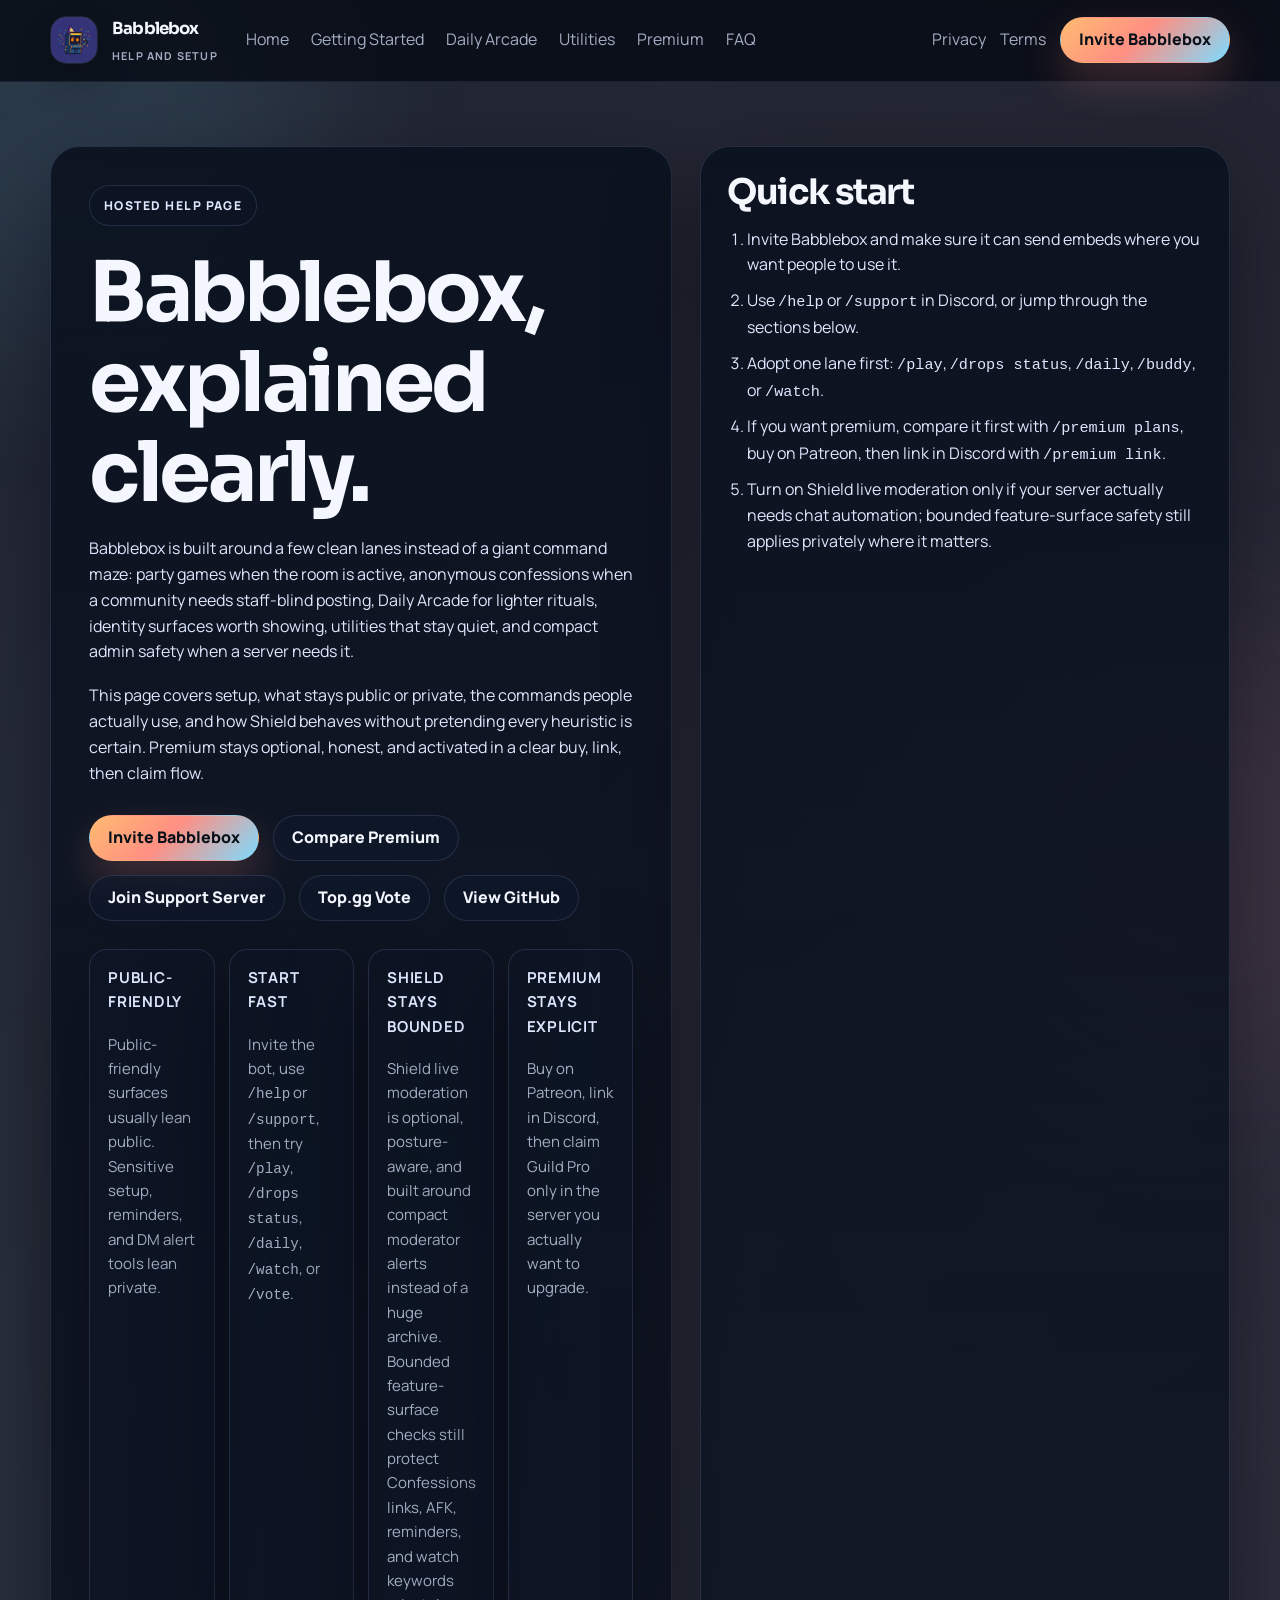
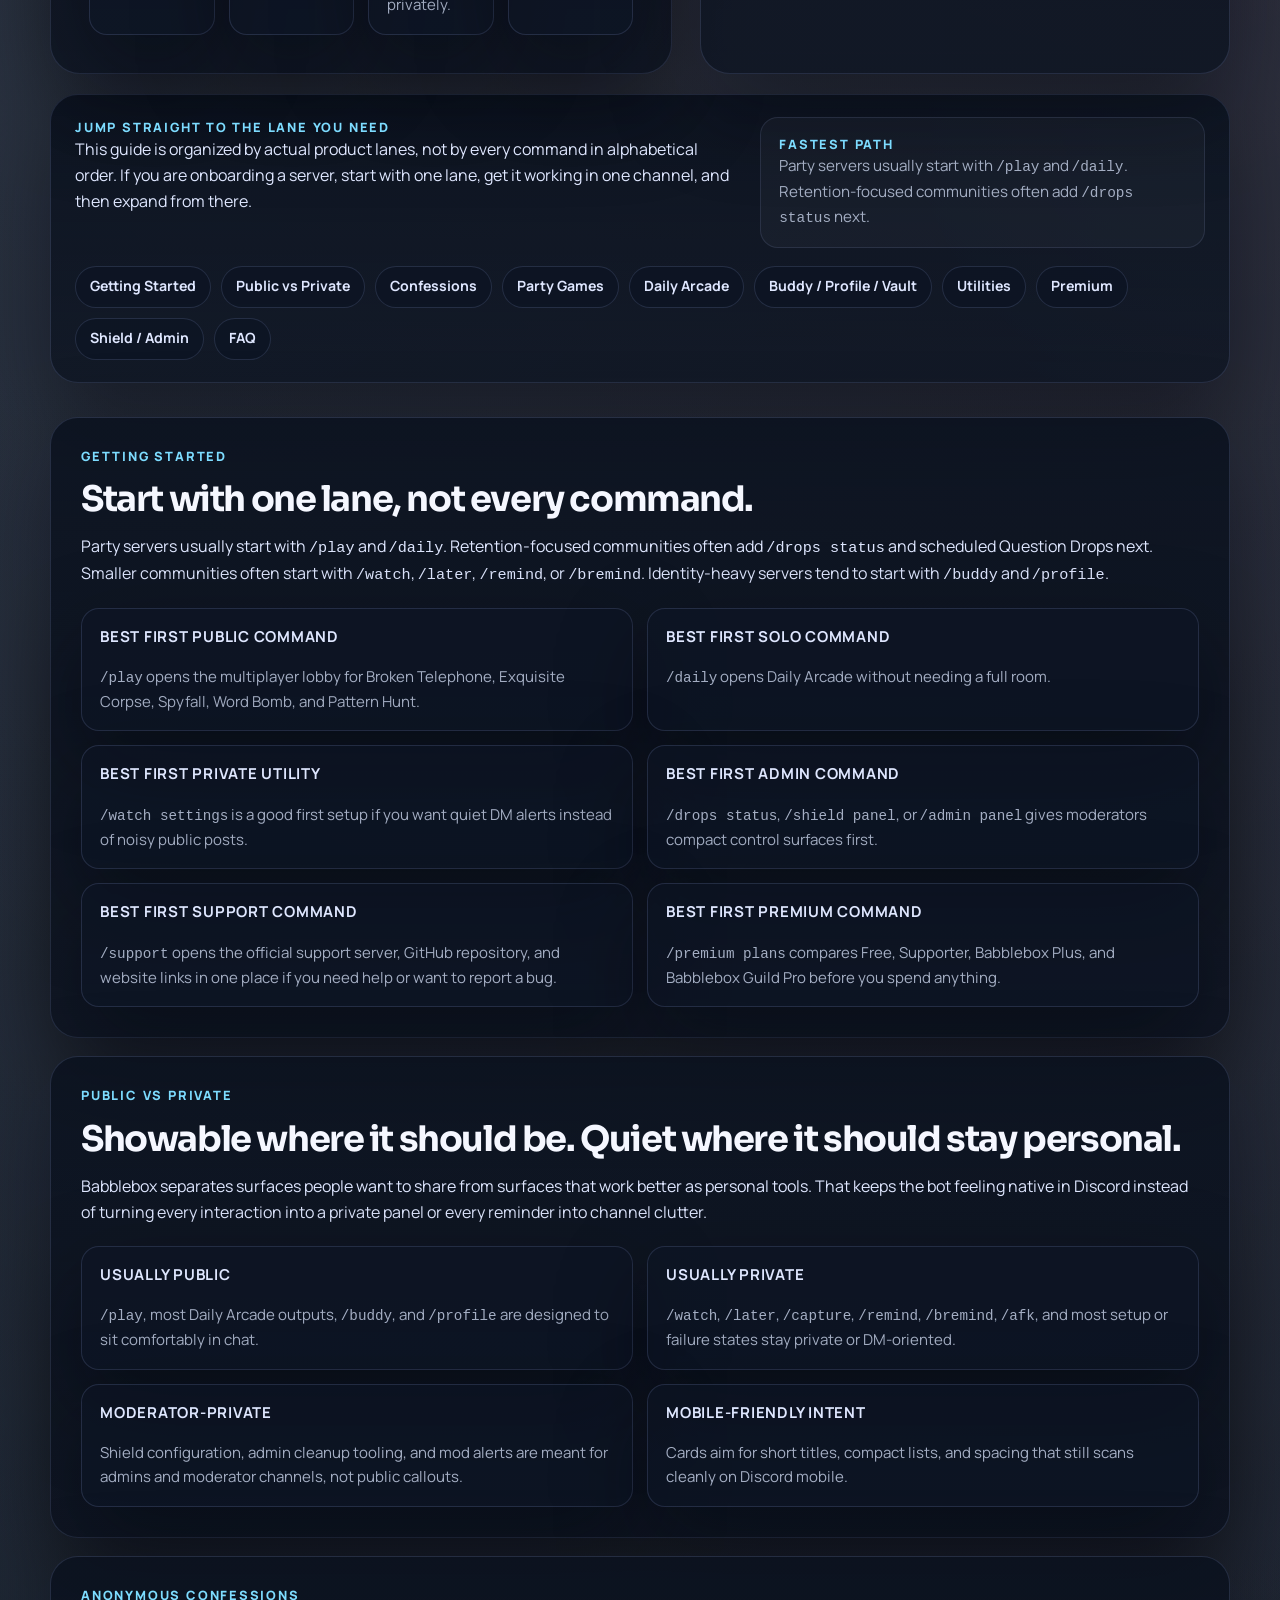
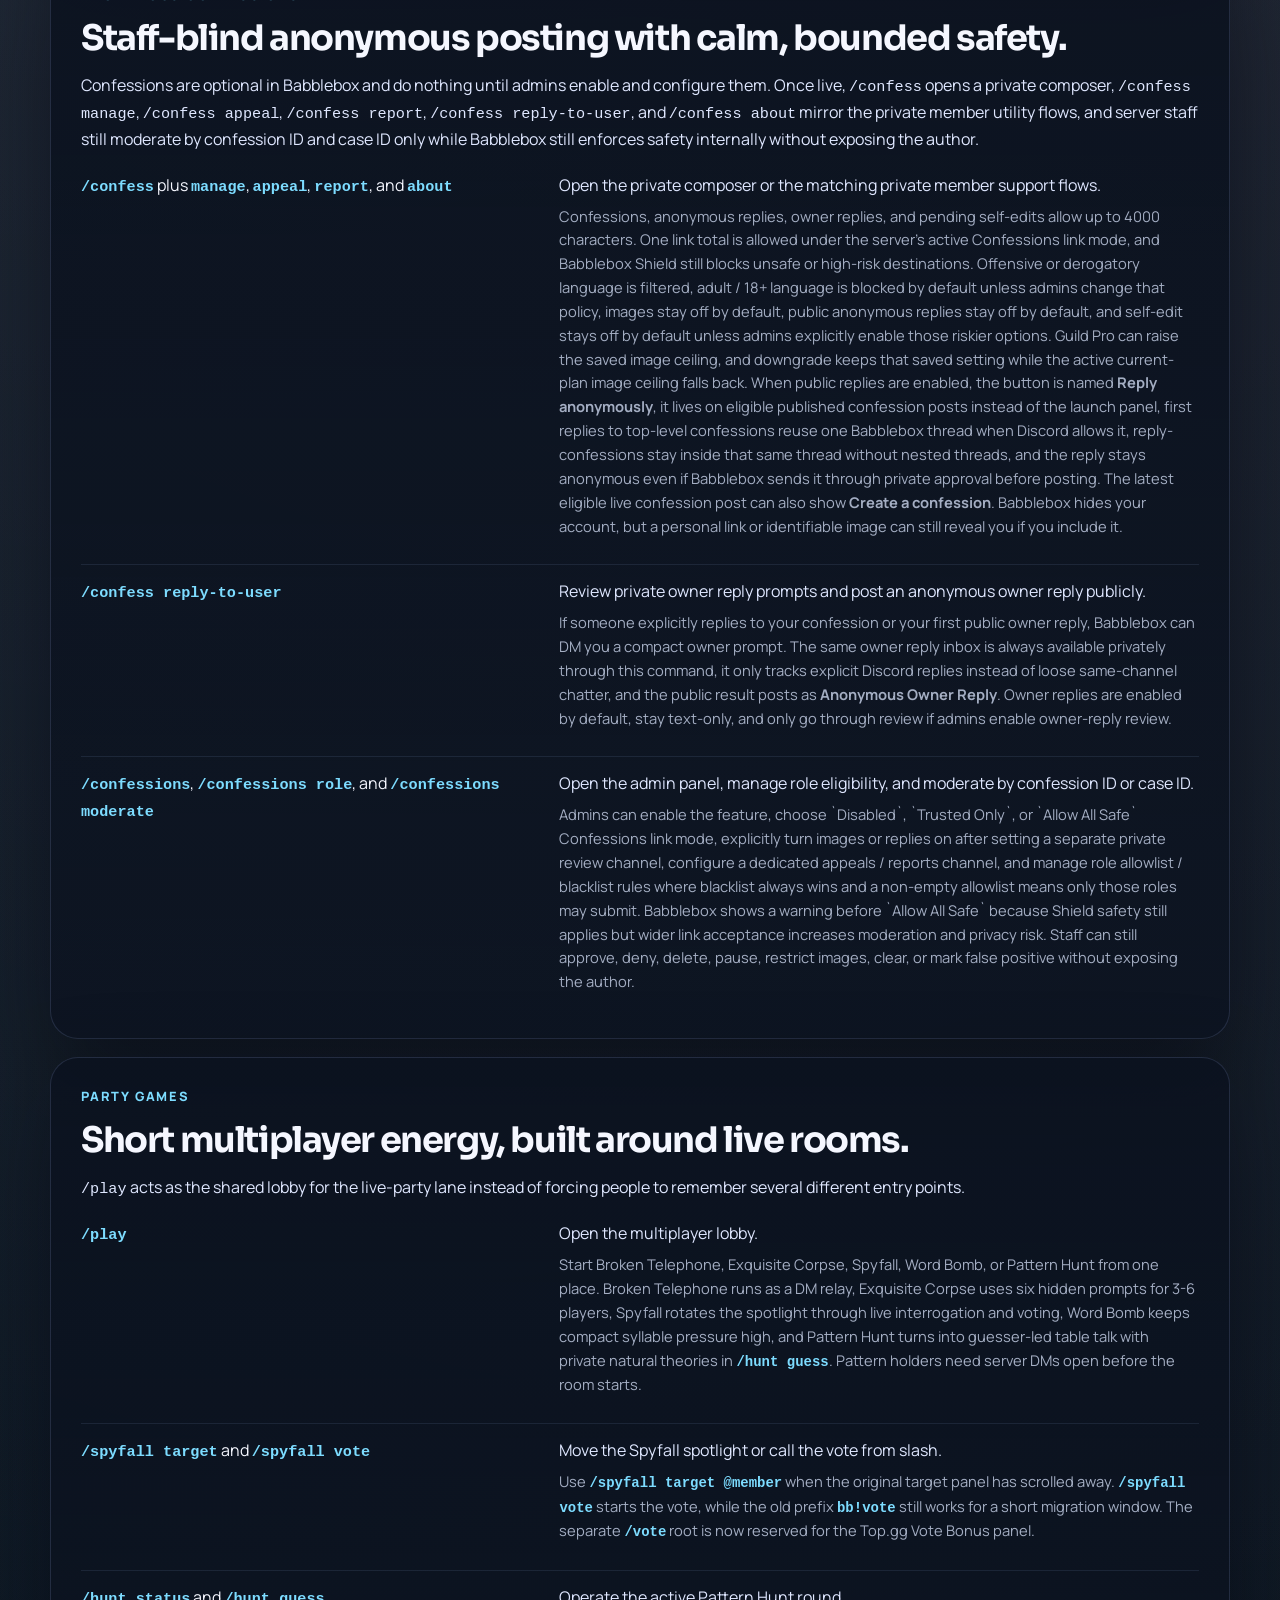
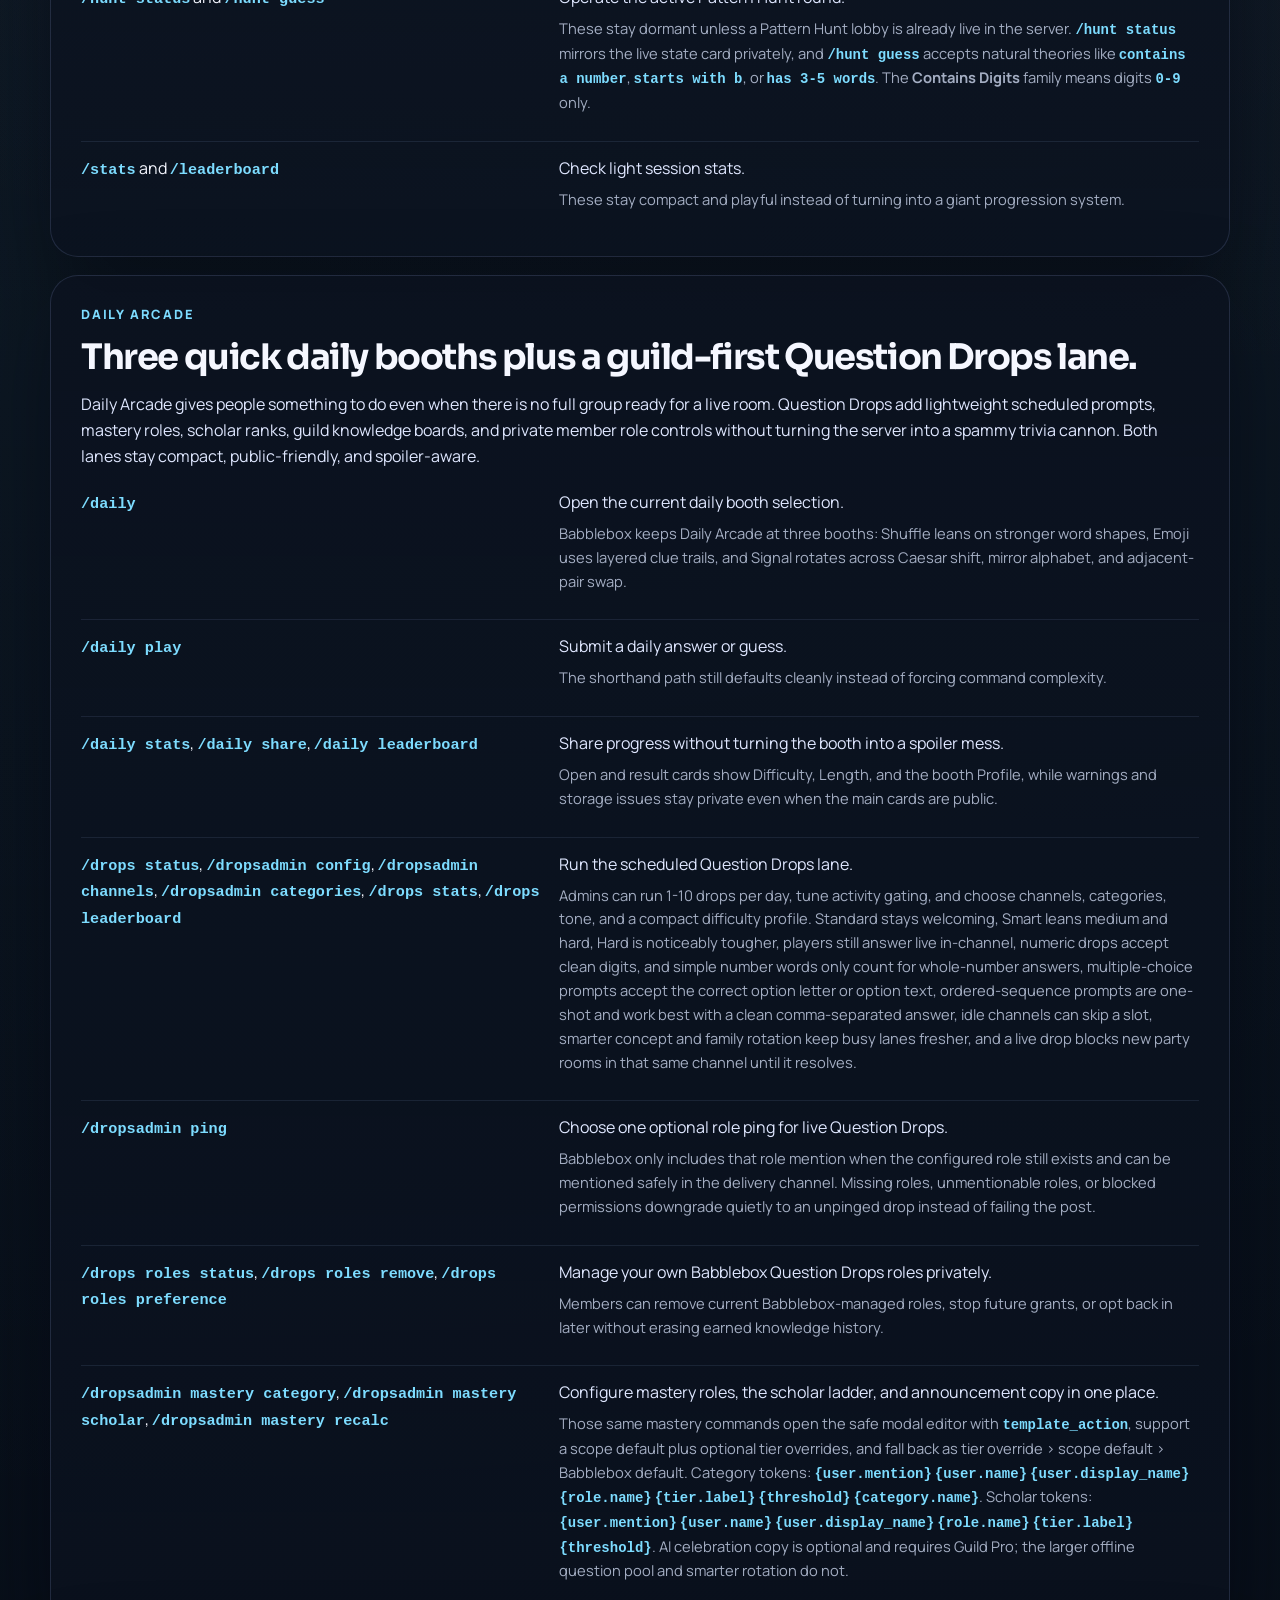
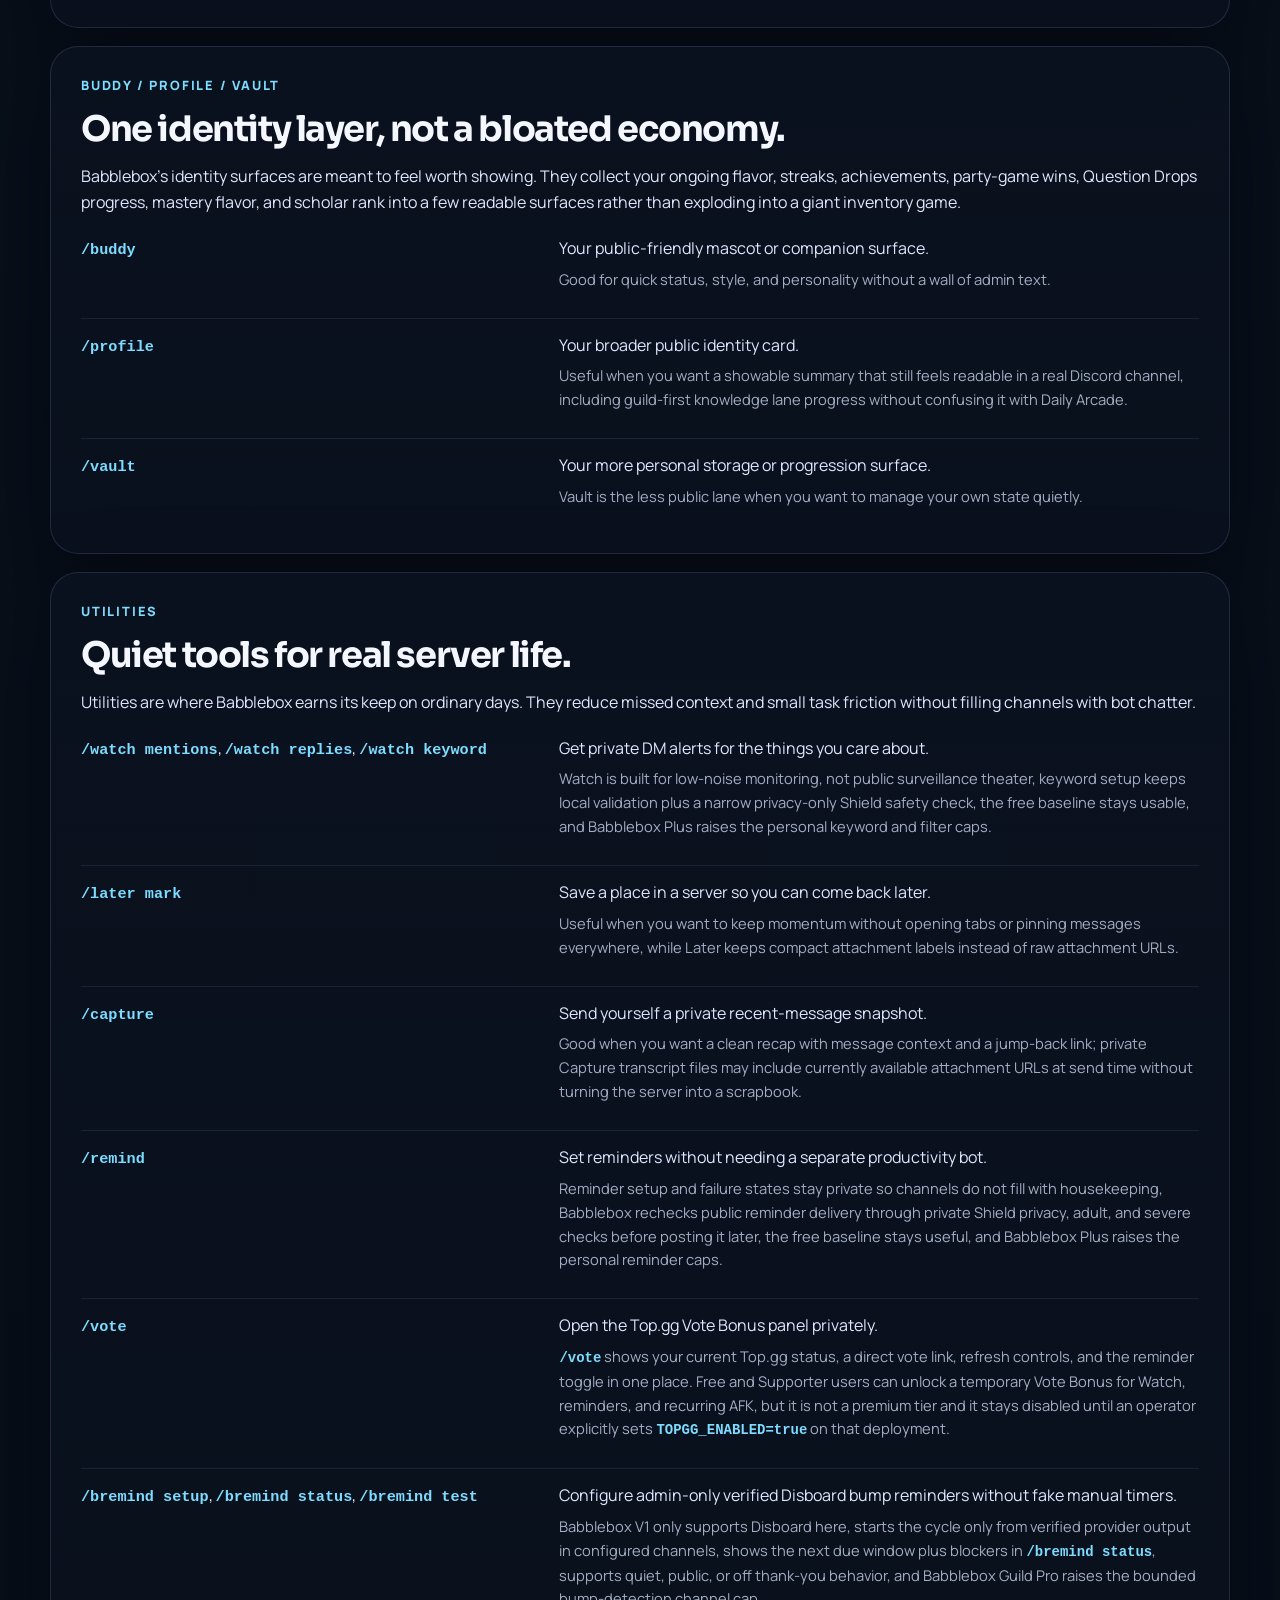
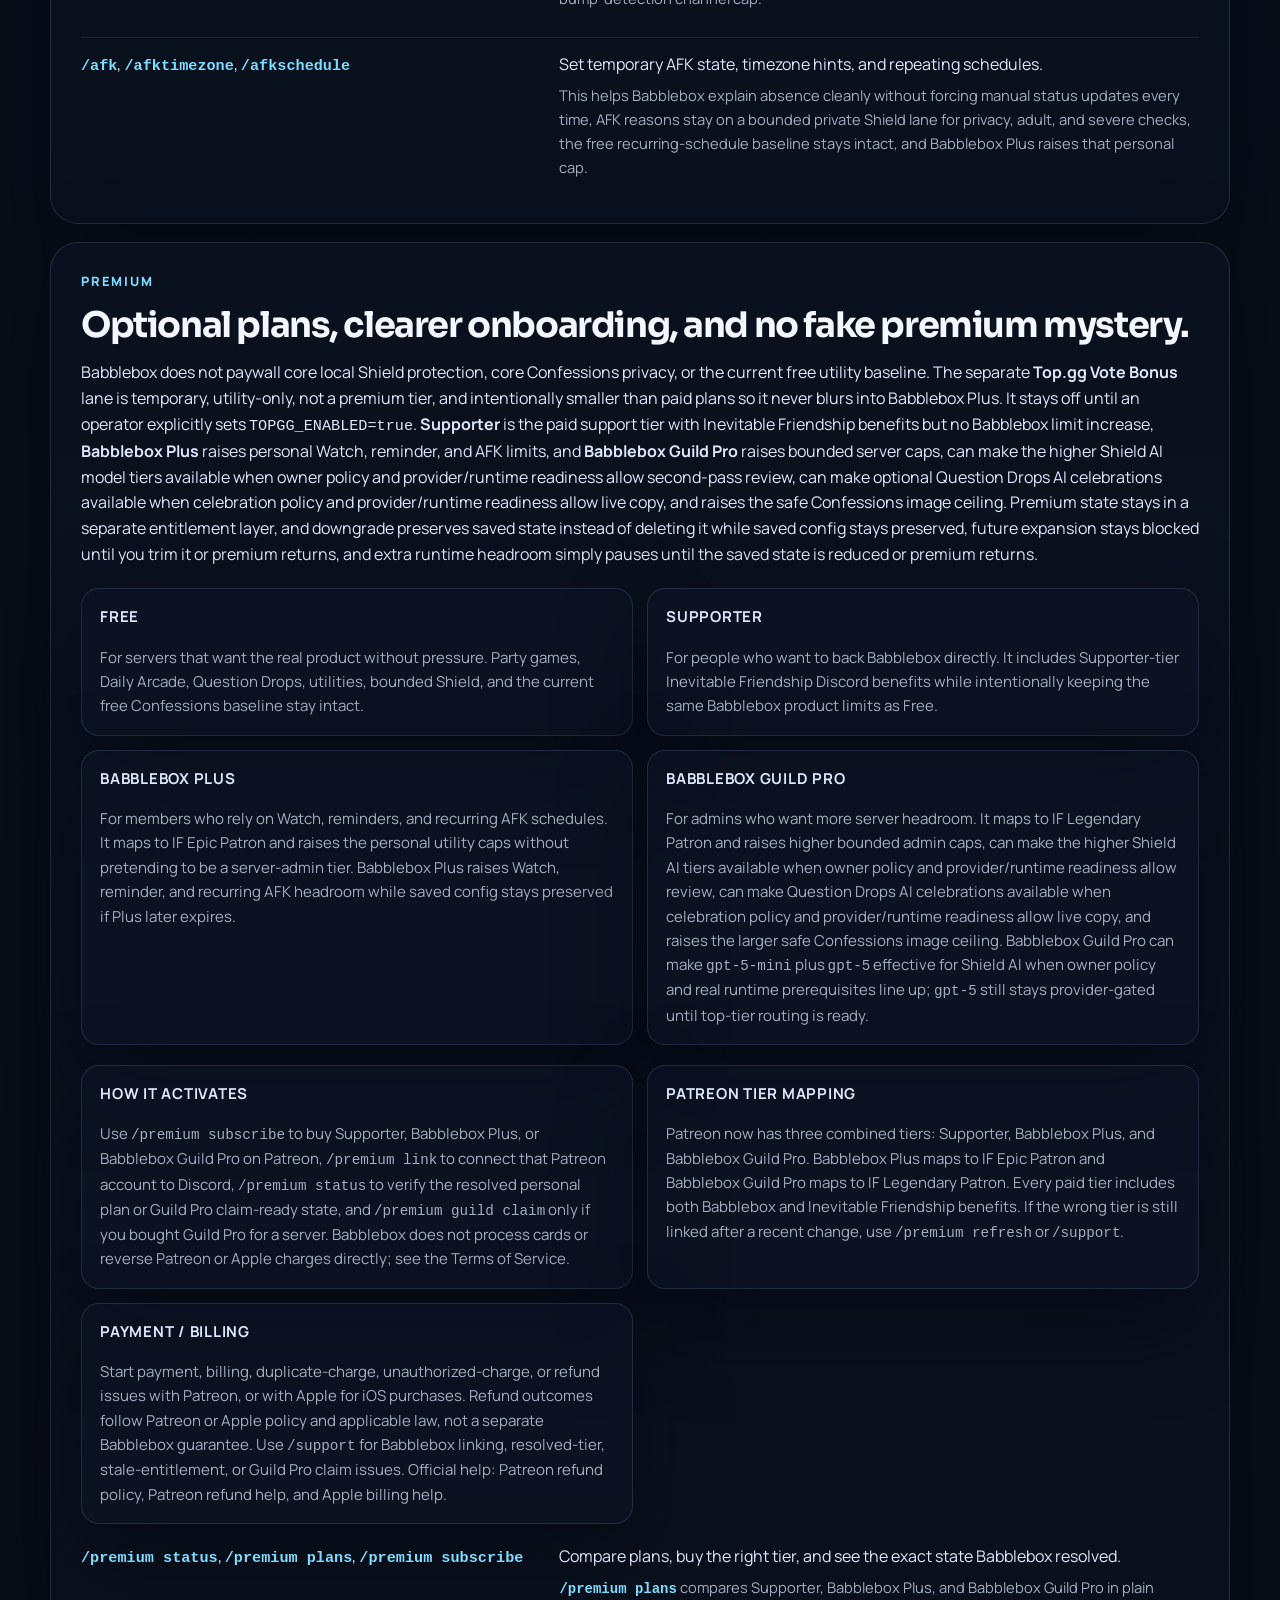
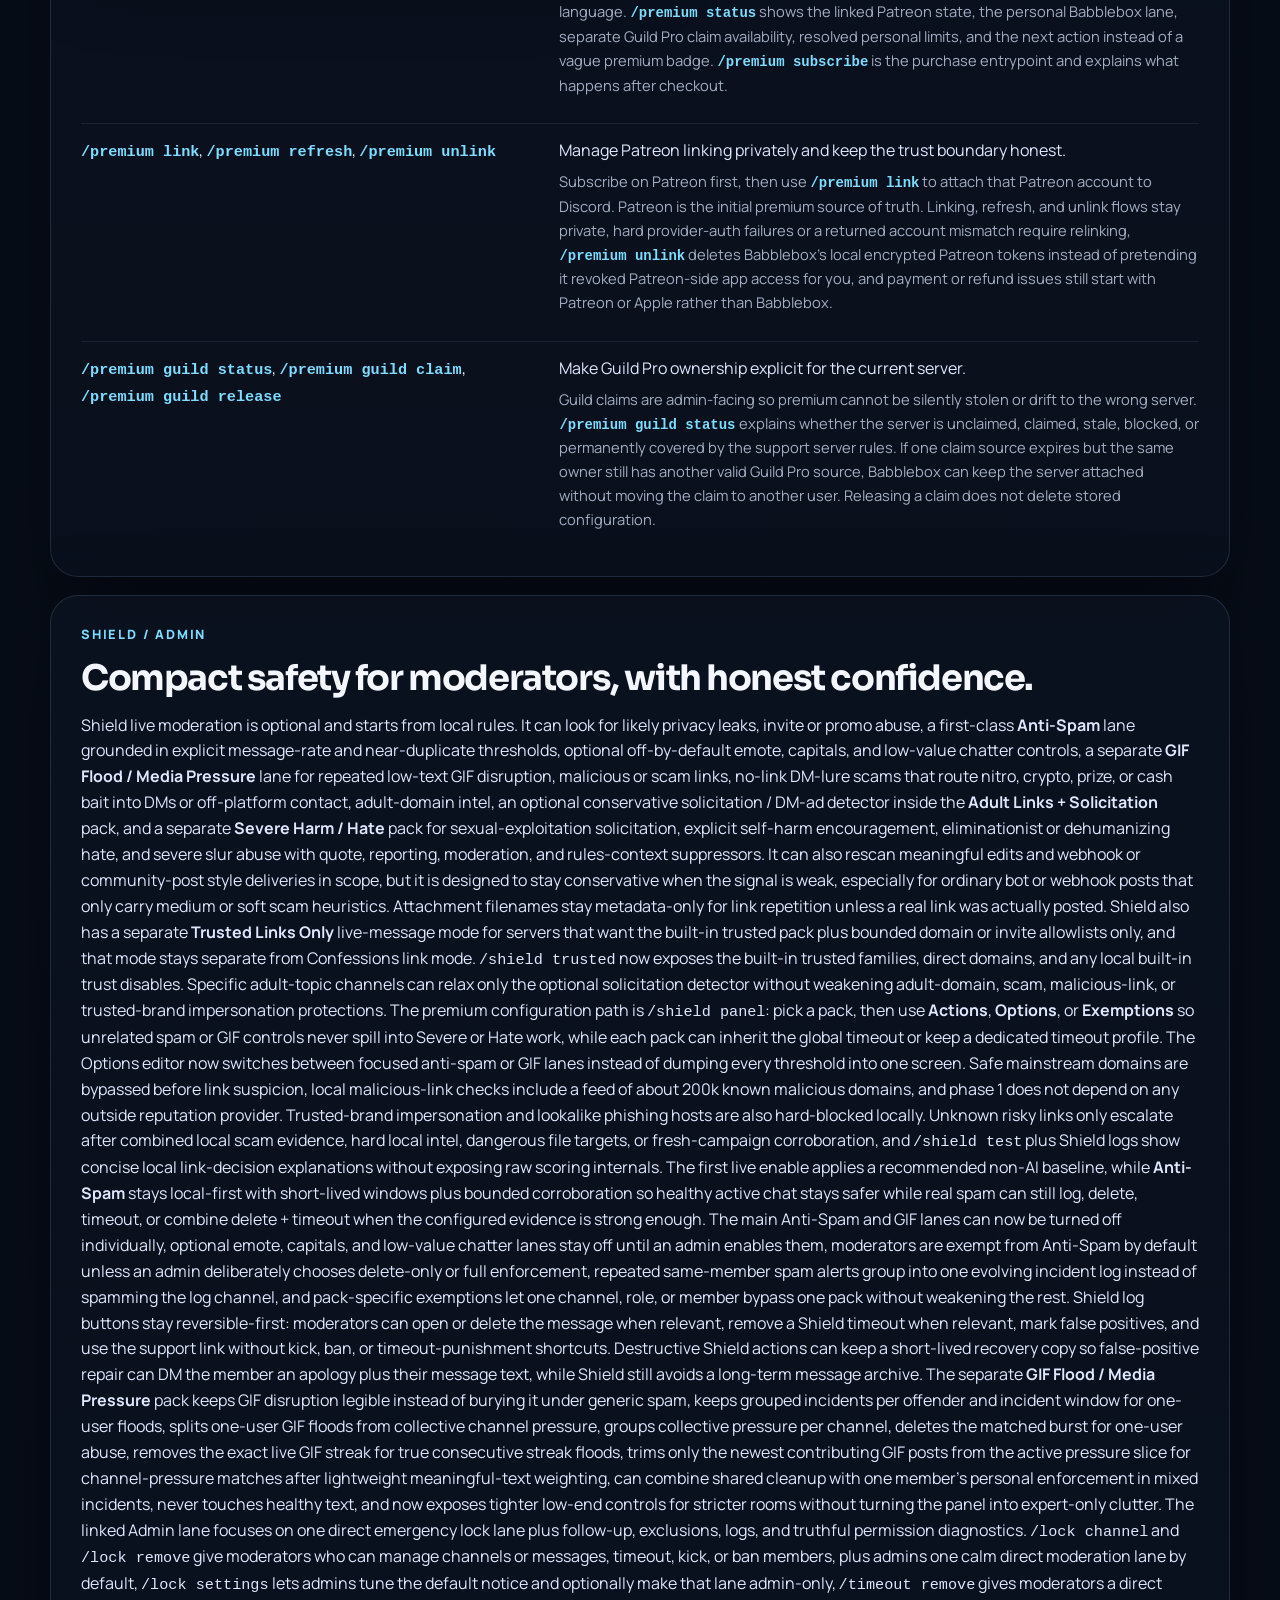
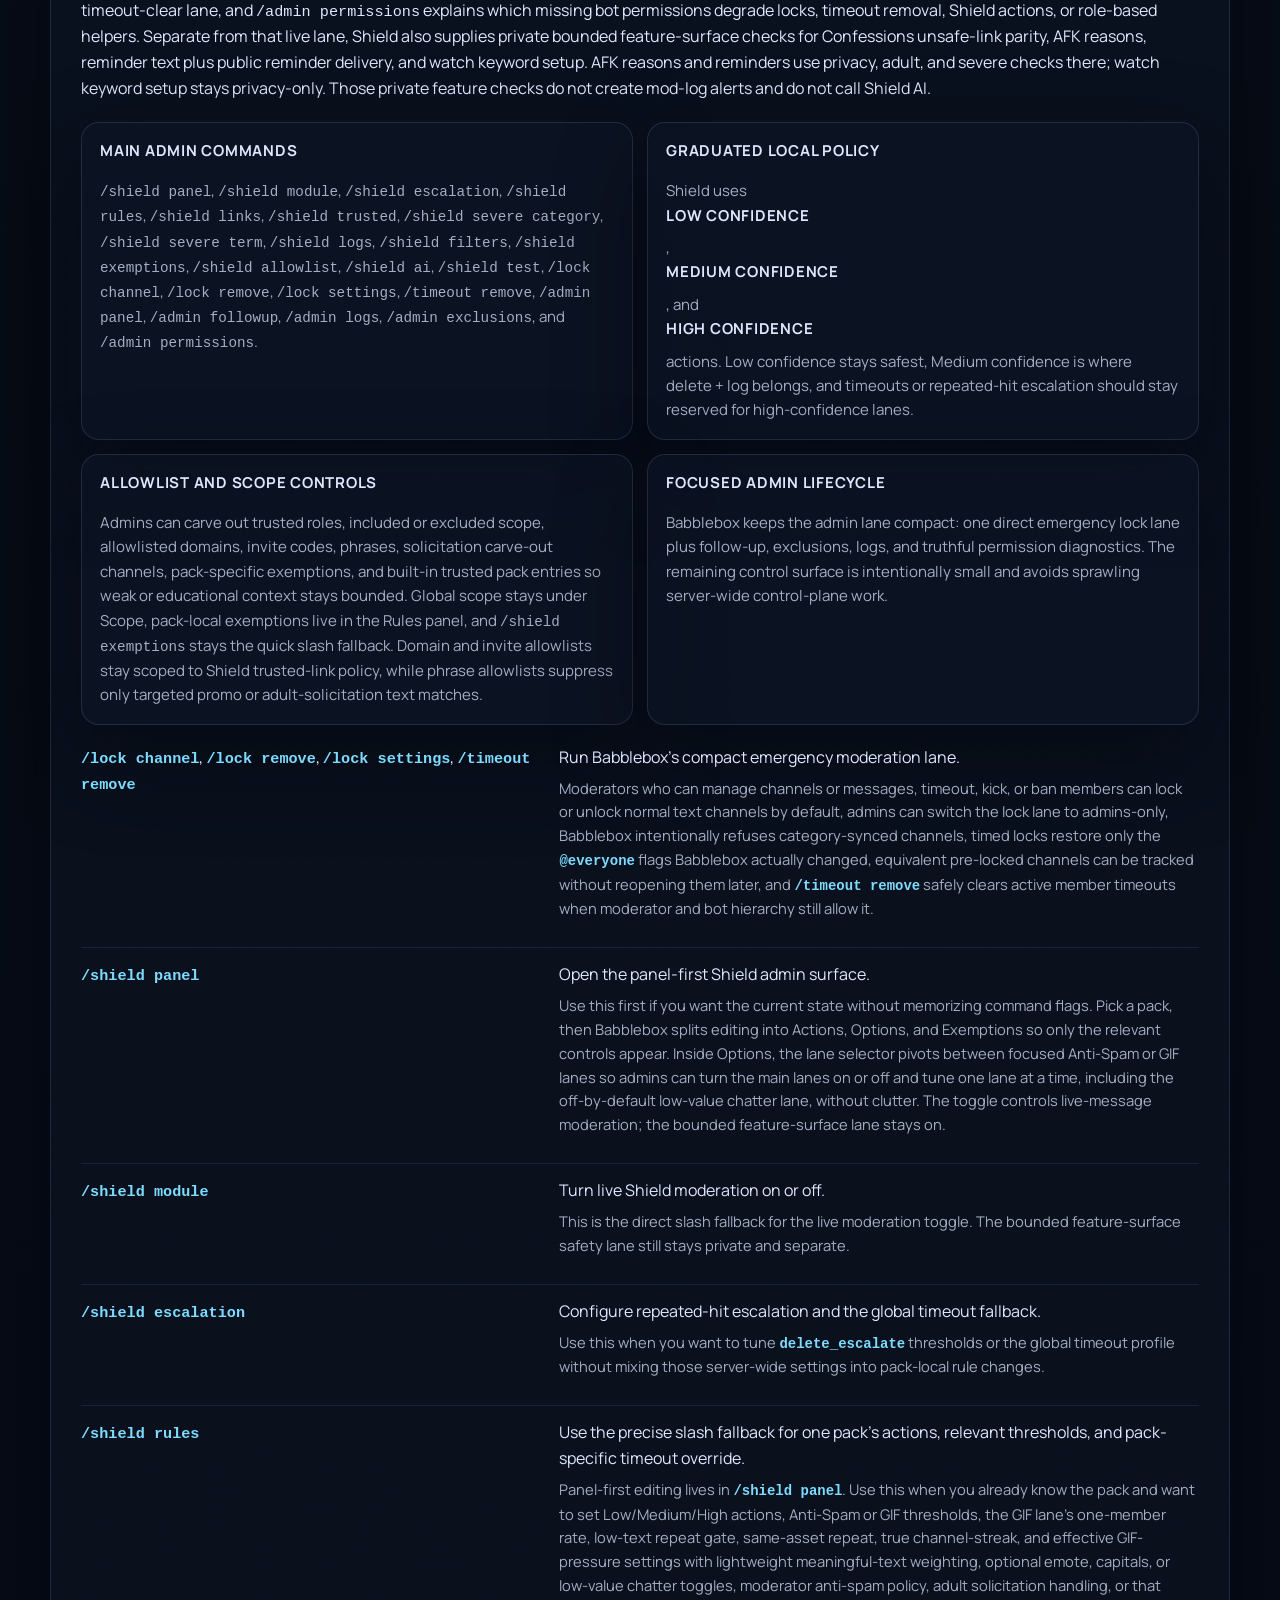
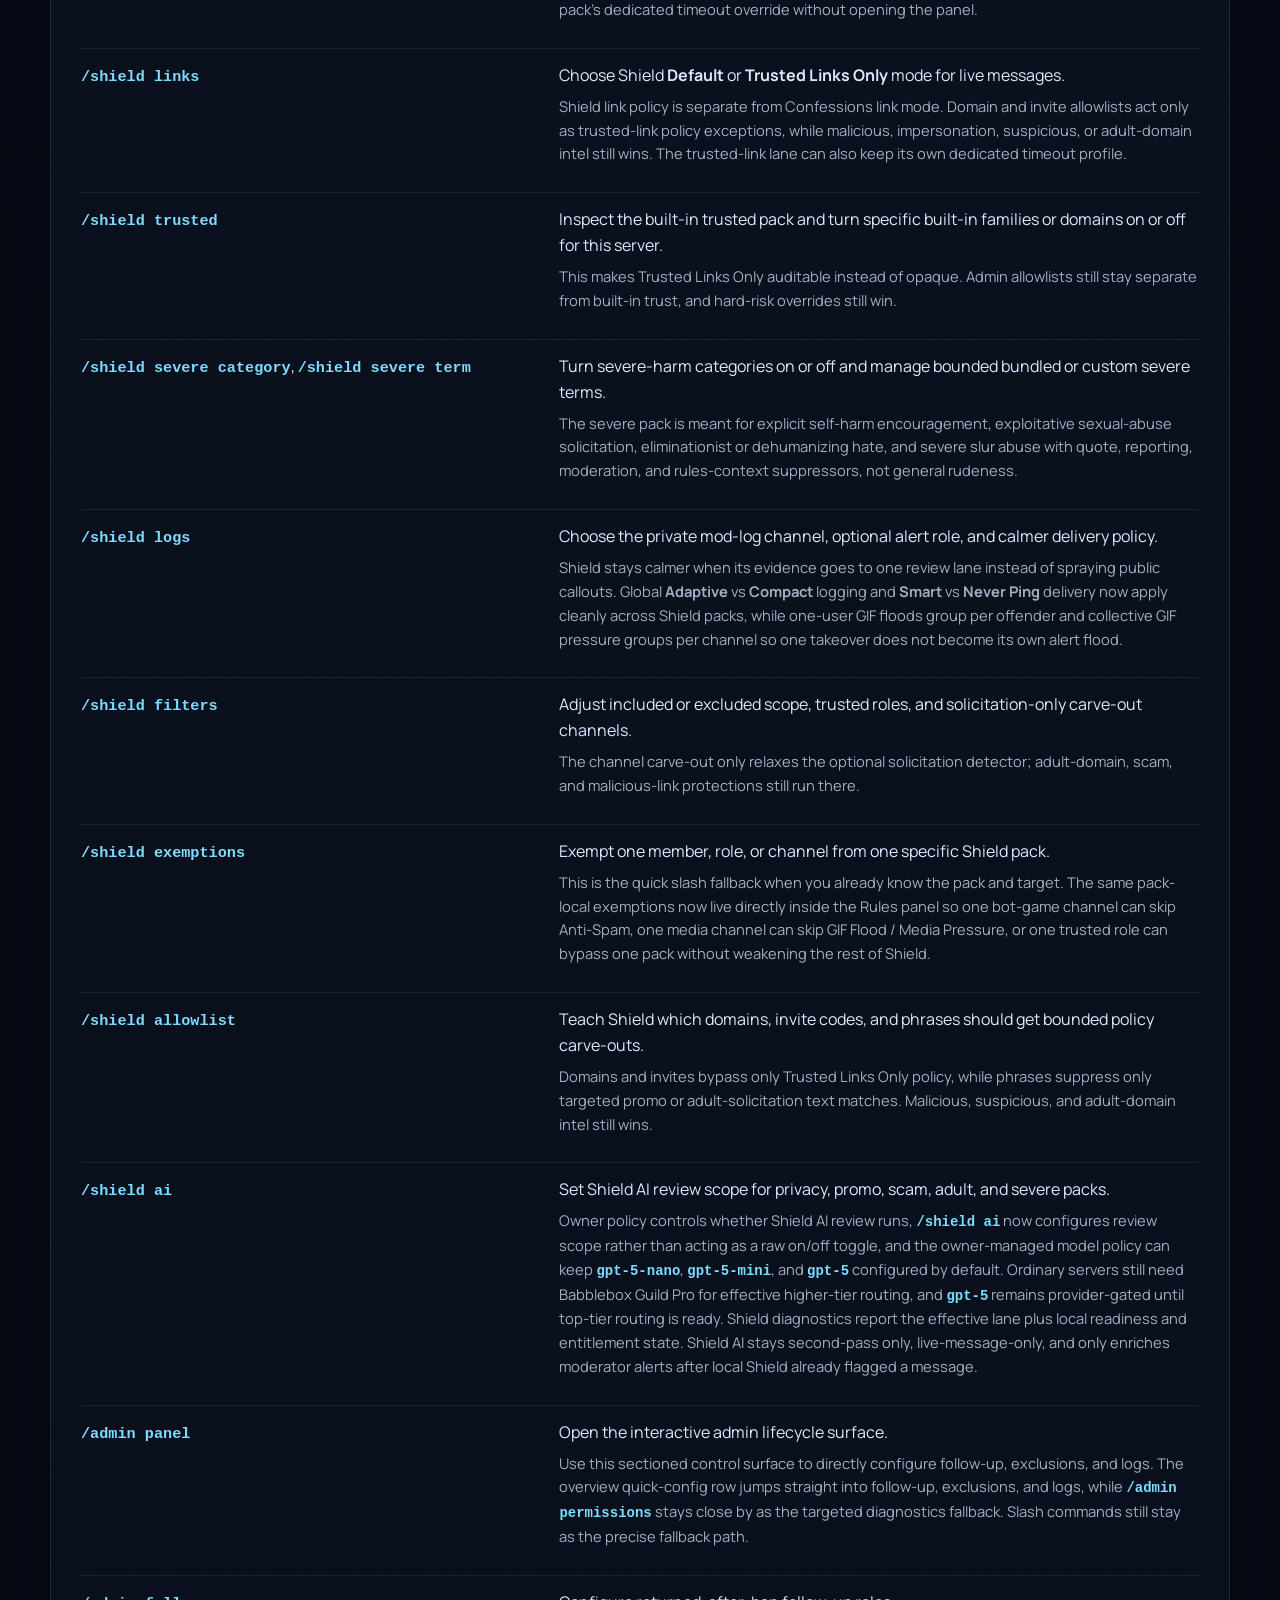
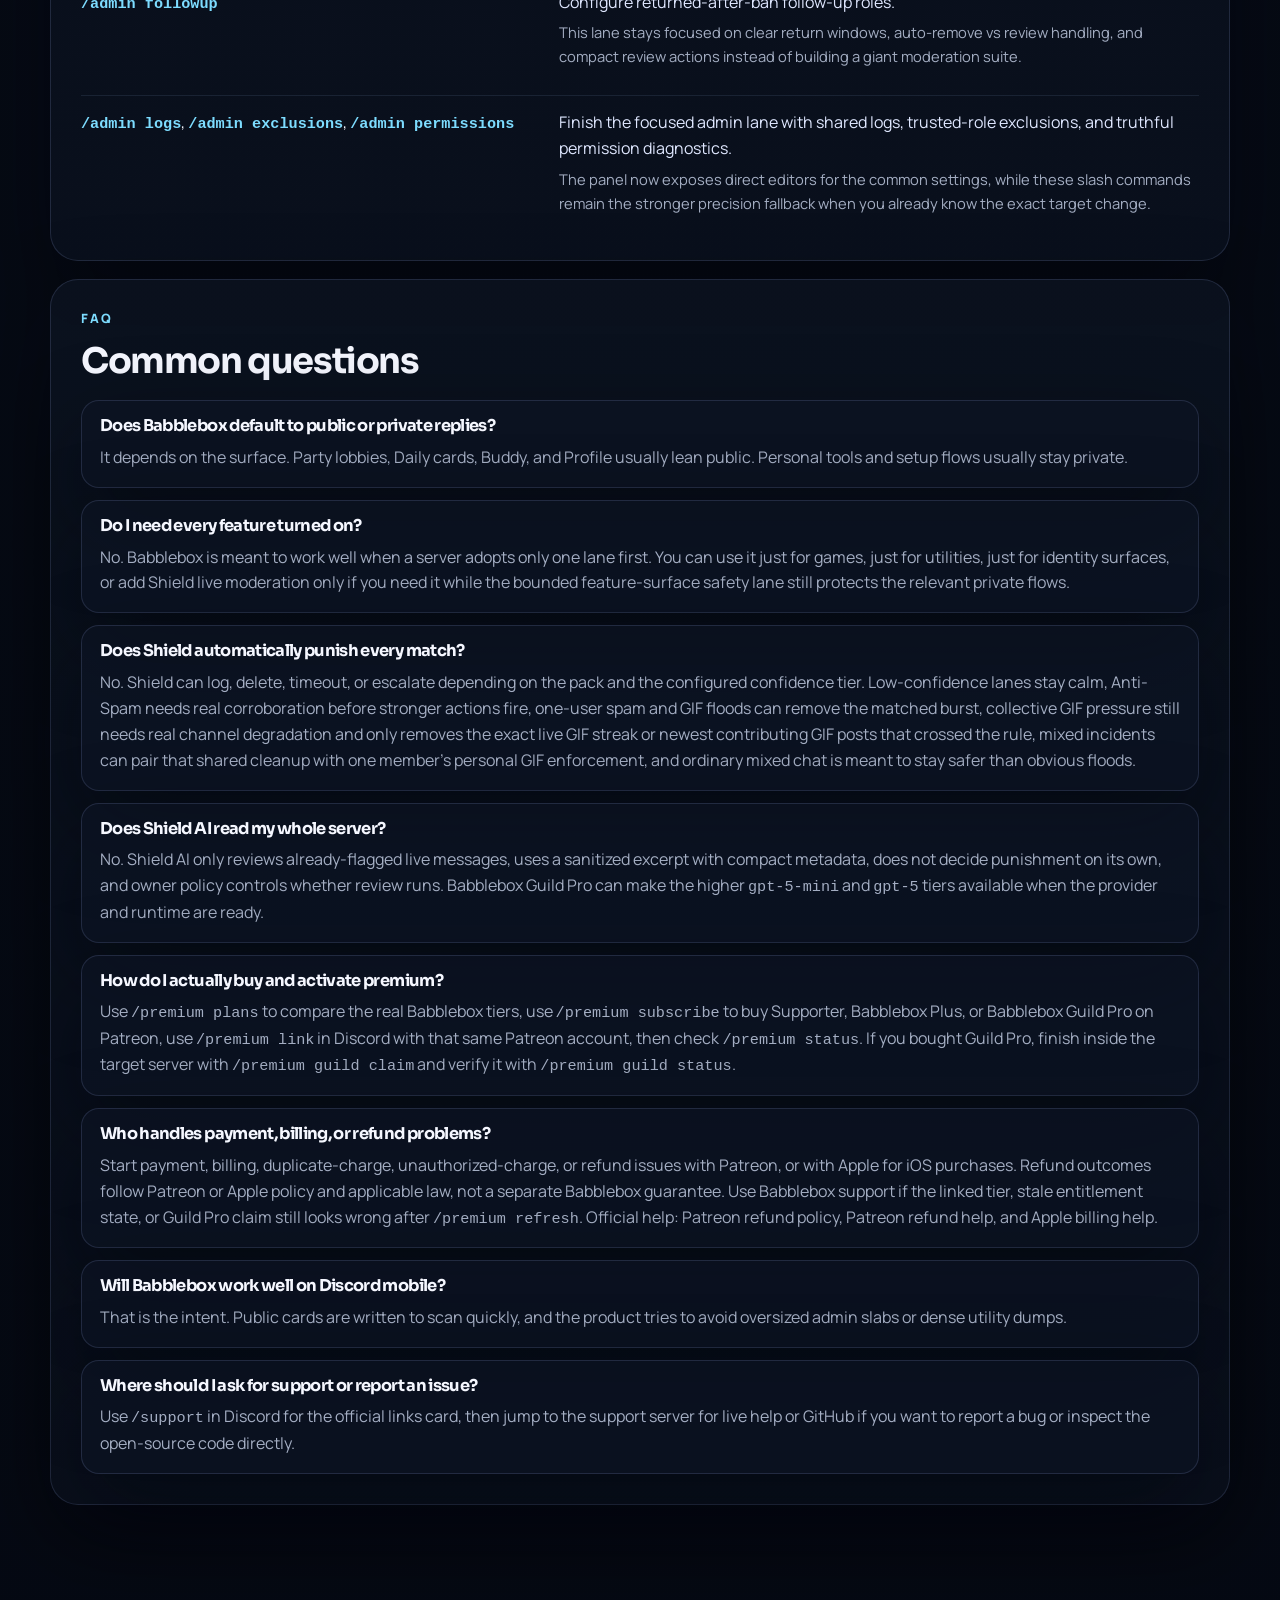
<file: help.html>
<!DOCTYPE html>
<html lang="en">
<head>
  <meta charset="UTF-8" />
  <meta name="viewport" content="width=device-width, initial-scale=1.0" />
  <title>Babblebox Help | Commands and FAQ</title>
  <meta
    name="description"
    content="Babblebox help page for party games, anonymous confessions, Question Drops, Daily Arcade, Buddy, Profile, Vault, utilities, Shield, and FAQ."
  />
  <meta name="robots" content="index,follow,max-image-preview:large" />
  <link rel="canonical" href="https://arno-create.github.io/babblebox-bot/help.html" />
  <meta property="og:title" content="Babblebox Help | Commands and FAQ" />
  <meta
    property="og:description"
    content="Learn how Babblebox works in Discord, what stays public or private, how party games, anonymous confessions, utilities, and Shield fit together."
  />
  <meta property="og:url" content="https://arno-create.github.io/babblebox-bot/help.html" />
  <meta property="og:type" content="website" />
  <meta property="og:image" content="https://arno-create.github.io/babblebox-bot/banner.png" />
  <meta name="twitter:card" content="summary_large_image" />
  <meta name="twitter:title" content="Babblebox Help | Commands and FAQ" />
  <meta
    name="twitter:description"
    content="Babblebox help for party games, anonymous confessions, Question Drops, Daily Arcade, Buddy, Profile, Vault, utilities, and compact Shield moderation."
  />
  <meta name="twitter:image" content="https://arno-create.github.io/babblebox-bot/banner.png" />
  <link rel="preconnect" href="https://fonts.googleapis.com" />
  <link rel="preconnect" href="https://fonts.gstatic.com" crossorigin />
  <link
    href="https://fonts.googleapis.com/css2?family=Manrope:wght@400;500;600;700;800&family=Sora:wght@500;600;700&display=swap"
    rel="stylesheet"
  />
  <link rel="stylesheet" href="assets/site-shell.css" />
  <style>
    :root {
      --bg: #060a14;
      --bg2: #0b1220;
      --panel: rgba(13, 21, 36, 0.8);
      --line: rgba(169, 190, 255, 0.15);
      --text: #f5f7ff;
      --soft: #dfe7ff;
      --muted: #a4aec3;
      --cyan: #7ddcff;
      --amber: #ffbb70;
      --rose: #ff839b;
      --radius: 24px;
      --shadow: 0 34px 90px rgba(1, 4, 10, 0.45);
      --max-width: 1180px;
    }

    * {
      box-sizing: border-box;
    }

    html {
      scroll-behavior: smooth;
    }

    body {
      margin: 0;
      color: var(--text);
      font-family: "Manrope", sans-serif;
      line-height: 1.62;
      background:
        radial-gradient(circle at 12% 10%, rgba(125, 220, 255, 0.14), transparent 32%),
        radial-gradient(circle at 88% 8%, rgba(255, 131, 155, 0.12), transparent 26%),
        linear-gradient(180deg, #060a14 0%, #08101b 32%, #050913 100%);
    }

    body::before,
    body::after {
      content: "";
      position: fixed;
      z-index: 0;
      width: 30rem;
      height: 30rem;
      border-radius: 50%;
      filter: blur(90px);
      opacity: 0.18;
      pointer-events: none;
    }

    body::before {
      top: -8rem;
      left: -10rem;
      background: rgba(125, 220, 255, 0.62);
    }

    body::after {
      right: -10rem;
      bottom: -12rem;
      background: rgba(255, 131, 155, 0.5);
    }

    a {
      color: inherit;
      text-decoration: none;
    }

    code {
      font-family: ui-monospace, SFMono-Regular, Menlo, Consolas, monospace;
      font-size: 0.95em;
    }

    img {
      display: block;
      max-width: 100%;
    }

    .page-shell {
      position: relative;
      z-index: 1;
    }

    .container {
      width: min(var(--max-width), calc(100% - 40px));
      margin: 0 auto;
      position: relative;
      z-index: 1;
    }

    h1,
    h2,
    h3 {
      margin: 0;
      font-family: "Sora", sans-serif;
      line-height: 1.08;
      letter-spacing: -0.04em;
    }

    h1 {
      margin-top: 22px;
      font-size: clamp(2.8rem, 6.5vw, 5.3rem);
      max-width: 10ch;
    }

    h2 {
      font-size: clamp(1.6rem, 3vw, 2.2rem);
    }

    h3 {
      font-size: 1.02rem;
    }

    p {
      margin: 0;
    }

    .btn {
      display: inline-flex;
      align-items: center;
      justify-content: center;
      min-height: 46px;
      padding: 0 18px;
      border-radius: 999px;
      font-weight: 800;
      border: 1px solid transparent;
      transition: transform 0.18s ease, border-color 0.18s ease, background 0.18s ease;
    }

    .btn:hover {
      transform: translateY(-1px);
    }

    .btn-primary {
      color: #081018;
      background: linear-gradient(135deg, var(--amber) 0%, #ff8f83 46%, var(--cyan) 100%);
      box-shadow: 0 18px 40px rgba(255, 143, 131, 0.22);
    }

    .btn-secondary {
      color: var(--text);
      border-color: var(--line);
      background: rgba(16, 26, 43, 0.72);
    }

    .page-header {
      padding: clamp(36px, 5vw, 64px) 0 26px;
    }

    .hero {
      display: grid;
      grid-template-columns: minmax(0, 1.08fr) minmax(300px, 0.92fr);
      gap: 28px;
      align-items: stretch;
    }

    .hero-copy,
    .hero-panel,
    .guide-band,
    .section,
    .faq,
    .info {
      border: 1px solid var(--line);
      box-shadow: var(--shadow);
    }

    .hero-copy,
    .hero-panel {
      border-radius: 30px;
      background: linear-gradient(180deg, rgba(11, 18, 31, 0.92), rgba(11, 18, 31, 0.78));
    }

    .hero-copy {
      padding: clamp(26px, 4vw, 38px);
    }

    .hero-panel {
      padding: 26px;
      align-content: start;
    }

    .eyebrow {
      display: inline-flex;
      align-items: center;
      padding: 10px 14px;
      border-radius: 999px;
      border: 1px solid var(--line);
      background: rgba(13, 21, 36, 0.68);
      color: var(--soft);
      font-size: 0.76rem;
      font-weight: 800;
      letter-spacing: 0.12em;
      text-transform: uppercase;
    }

    .hero-copy p,
    .section p,
    .info p,
    .faq p,
    .guide-band p,
    .hero-panel li {
      color: var(--soft);
    }

    .hero-copy p {
      max-width: 64ch;
      margin-top: 18px;
    }

    .hero-actions {
      display: flex;
      flex-wrap: wrap;
      gap: 14px;
      margin-top: 28px;
    }

    .hero-panel ol {
      margin: 16px 0 0;
      padding-left: 20px;
      color: var(--soft);
    }

    .hero-panel li + li {
      margin-top: 10px;
    }

    .ribbon {
      display: grid;
      grid-template-columns: repeat(4, minmax(0, 1fr));
      gap: 14px;
      margin-top: 28px;
    }

    .info {
      padding: 16px 18px;
      border-radius: 18px;
      background: rgba(13, 21, 36, 0.64);
    }

    .info strong {
      display: block;
      color: var(--soft);
      margin-bottom: 8px;
      font-size: 0.94rem;
      text-transform: uppercase;
      letter-spacing: 0.05em;
    }

    .info p {
      color: var(--muted);
      font-size: 0.94rem;
    }

    .guide-band {
      display: grid;
      gap: 18px;
      margin-top: 20px;
      padding: 22px 24px;
      border-radius: 28px;
      background:
        linear-gradient(180deg, rgba(11, 18, 31, 0.88), rgba(11, 18, 31, 0.74)),
        radial-gradient(circle at top right, rgba(125, 220, 255, 0.08), transparent 30%);
    }

    .guide-band-top {
      display: grid;
      grid-template-columns: minmax(0, 1.2fr) minmax(240px, 0.8fr);
      gap: 18px;
      align-items: start;
    }

    .guide-kicker,
    .kicker {
      color: var(--cyan);
      font-size: 0.8rem;
      font-weight: 800;
      letter-spacing: 0.14em;
      text-transform: uppercase;
    }

    .guide-note {
      padding: 16px 18px;
      border-radius: 18px;
      border: 1px solid rgba(169, 190, 255, 0.12);
      background: rgba(255, 255, 255, 0.03);
    }

    .guide-note p {
      color: var(--muted);
      font-size: 0.95rem;
    }

    .guide-links {
      display: flex;
      flex-wrap: wrap;
      gap: 10px;
    }

    .guide-links a {
      display: inline-flex;
      align-items: center;
      justify-content: center;
      min-height: 42px;
      padding: 0 14px;
      border-radius: 999px;
      border: 1px solid var(--line);
      background: rgba(13, 21, 36, 0.74);
      color: var(--soft);
      font-size: 0.88rem;
      font-weight: 700;
      transition: border-color 0.18s ease, transform 0.18s ease, color 0.18s ease;
    }

    .guide-links a:hover {
      transform: translateY(-1px);
      border-color: rgba(125, 220, 255, 0.28);
      color: var(--text);
    }

    .page-main {
      padding: 8px 0 84px;
    }

    .content {
      display: grid;
      gap: 18px;
    }

    .section {
      padding: 28px 30px 30px;
      border-radius: 28px;
      background: linear-gradient(180deg, rgba(11, 18, 31, 0.9), rgba(11, 18, 31, 0.74));
    }

    .section h2 {
      margin-top: 14px;
    }

    .section p {
      margin-top: 16px;
    }

    .grid2 {
      display: grid;
      grid-template-columns: repeat(2, minmax(0, 1fr));
      gap: 14px;
      margin-top: 20px;
    }

    .command-list {
      display: grid;
      gap: 12px;
      margin-top: 20px;
    }

    .command-row {
      display: grid;
      grid-template-columns: minmax(180px, 0.72fr) minmax(0, 1fr);
      gap: 18px;
      padding: 14px 0;
      border-top: 1px solid rgba(169, 190, 255, 0.1);
    }

    .command-row:first-child {
      border-top: 0;
      padding-top: 0;
    }

    .command-row code {
      color: var(--cyan);
      font-weight: 700;
    }

    .command-row p {
      margin: 0;
    }

    .command-row span {
      display: block;
      margin-top: 6px;
      color: var(--muted);
      font-size: 0.92rem;
    }

    .faq-list {
      display: grid;
      gap: 12px;
      margin-top: 20px;
    }

    .faq {
      padding: 16px 18px;
      border-radius: 18px;
      background: rgba(13, 21, 36, 0.64);
    }

    .faq p {
      margin-top: 10px;
      color: var(--muted);
    }

    @media (max-width: 1180px) {
      .hero,
      .guide-band-top,
      .ribbon {
        grid-template-columns: 1fr;
      }
    }

    @media (max-width: 900px) {
      .grid2,
      .command-row {
        grid-template-columns: 1fr;
      }
    }

    @media (max-width: 720px) {
      html {
        scroll-behavior: auto;
      }

      .container {
        width: min(var(--max-width), calc(100% - 24px));
      }

      h1 {
        max-width: 100%;
      }

      .hero-copy,
      .hero-panel,
      .guide-band,
      .section {
        padding-inline: 22px;
      }

      .hero-actions {
        flex-direction: column;
        align-items: stretch;
      }

      .hero-actions .btn {
        width: 100%;
      }

    }

    @media (prefers-reduced-motion: reduce) {
      *,
      *::before,
      *::after {
        animation: none !important;
        transition: none !important;
        scroll-behavior: auto !important;
      }
    }
  </style>
</head>
<body>
  <div class="page-shell">
    <div class="site-nav-shell" data-site-nav>
      <div class="container">
        <nav class="site-nav" aria-label="Primary">
          <div class="site-nav-desktop">
            <div class="site-nav-desktop-main">
              <a class="site-brand" href="index.html" aria-label="Babblebox home">
                <img src="logo.jpg" alt="Babblebox logo" />
                <span class="site-brand-copy">
                  <span class="site-brand-title">Babblebox</span>
                  <span class="site-brand-subtitle">Help and setup</span>
                </span>
              </a>
              <div class="site-nav-links">
                <a href="index.html">Home</a>
                <a href="#getting-started">Getting Started</a>
                <a href="#daily-arcade">Daily Arcade</a>
                <a href="#utilities">Utilities</a>
                <a href="#premium">Premium</a>
                <a href="#faq">FAQ</a>
              </div>
            </div>
            <div class="site-nav-actions">
              <a class="site-nav-quiet" href="privacy.html">Privacy</a>
              <a class="site-nav-quiet" href="terms.html">Terms</a>
              <a
                class="btn btn-primary"
                href="https://discord.com/oauth2/authorize?client_id=1480903089518022739"
                target="_blank"
                rel="noopener noreferrer"
              >Invite Babblebox</a>
            </div>
          </div>

          <div class="site-nav-compact">
            <div class="site-nav-compact-top">
              <a class="site-brand" href="index.html" aria-label="Babblebox home">
                <img src="logo.jpg" alt="Babblebox logo" />
                <span class="site-brand-copy">
                  <span class="site-brand-title">Babblebox</span>
                  <span class="site-brand-subtitle">Help and setup</span>
                </span>
              </a>
              <div class="site-nav-compact-quick">
                <a
                  class="btn btn-primary"
                  href="https://discord.com/oauth2/authorize?client_id=1480903089518022739"
                  target="_blank"
                  rel="noopener noreferrer"
                >Invite</a>
                <button
                  class="site-nav-toggle"
                  type="button"
                  aria-expanded="false"
                  aria-controls="help-nav-panel"
                  data-nav-toggle
                >
                  <span class="site-visually-hidden">Toggle navigation</span>
                  <span class="site-nav-toggle-icon" aria-hidden="true">
                    <span></span>
                    <span></span>
                    <span></span>
                  </span>
                </button>
              </div>
            </div>
            <div class="site-nav-panel" id="help-nav-panel" data-nav-panel hidden>
              <div class="site-nav-links">
                <a href="index.html">Home</a>
                <a href="#getting-started">Getting Started</a>
                <a href="#daily-arcade">Daily Arcade</a>
                <a href="#utilities">Utilities</a>
                <a href="#premium">Premium</a>
                <a href="#faq">FAQ</a>
              </div>
              <div class="site-nav-actions">
                <a class="site-nav-quiet" href="privacy.html">Privacy</a>
                <a class="site-nav-quiet" href="terms.html">Terms</a>
                <a
                  class="site-nav-quiet"
                  href="https://github.com/arno-create/babblebox-bot"
                  target="_blank"
                  rel="noopener noreferrer"
                >GitHub</a>
                <a
                  class="site-nav-quiet"
                  href="https://discord.com/servers/inevitable-friendship-1322933864360050688"
                  target="_blank"
                  rel="noopener noreferrer"
                >Support</a>
              </div>
            </div>
          </div>
        </nav>
      </div>
    </div>

    <header class="page-header">
      <div class="container">
        <div class="hero">
          <div class="hero-copy">
            <div class="eyebrow">Hosted help page</div>
            <h1>Babblebox, explained clearly.</h1>
            <p>
              Babblebox is built around a few clean lanes instead of a giant command maze: party games when the room is
              active, anonymous confessions when a community needs staff-blind posting, Daily Arcade for lighter rituals,
              identity surfaces worth showing, utilities that stay quiet, and compact admin safety when a server needs it.
            </p>
            <p>
              This page covers setup, what stays public or private, the commands people actually use, and how Shield behaves
              without pretending every heuristic is certain. Premium stays optional, honest, and activated in a clear
              buy, link, then claim flow.
            </p>
            <div class="hero-actions">
              <a
                class="btn btn-primary"
                href="https://discord.com/oauth2/authorize?client_id=1480903089518022739"
                target="_blank"
                rel="noopener noreferrer"
              >Invite Babblebox</a>
              <a class="btn btn-secondary" href="#premium">Compare Premium</a>
              <a
                class="btn btn-secondary"
                href="https://discord.com/servers/inevitable-friendship-1322933864360050688"
                target="_blank"
                rel="noopener noreferrer"
              >Join Support Server</a>
              <a
                class="btn btn-secondary"
                href="https://top.gg/bot/1480903089518022739/vote"
                target="_blank"
                rel="noopener noreferrer"
              >Top.gg Vote</a>
              <a
                class="btn btn-secondary"
                href="https://github.com/arno-create/babblebox-bot"
                target="_blank"
                rel="noopener noreferrer"
              >View GitHub</a>
            </div>
            <div class="ribbon">
              <article class="info">
                <strong>Public-friendly</strong>
                <p>Public-friendly surfaces usually lean public. Sensitive setup, reminders, and DM alert tools lean private.</p>
              </article>
              <article class="info">
                <strong>Start fast</strong>
                <p>Invite the bot, use <code>/help</code> or <code>/support</code>, then try <code>/play</code>, <code>/drops status</code>, <code>/daily</code>, <code>/watch</code>, or <code>/vote</code>.</p>
              </article>
              <article class="info">
                <strong>Shield stays bounded</strong>
                <p>Shield live moderation is optional, posture-aware, and built around compact moderator alerts instead of a huge archive. Bounded feature-surface checks still protect Confessions links, AFK, reminders, and watch keywords privately.</p>
              </article>
              <article class="info">
                <strong>Premium stays explicit</strong>
                <p>Buy on Patreon, link in Discord, then claim Guild Pro only in the server you actually want to upgrade.</p>
              </article>
            </div>
          </div>

          <aside class="hero-panel" aria-label="Quick start">
            <h2>Quick start</h2>
            <ol>
              <li>Invite Babblebox and make sure it can send embeds where you want people to use it.</li>
              <li>Use <code>/help</code> or <code>/support</code> in Discord, or jump through the sections below.</li>
              <li>Adopt one lane first: <code>/play</code>, <code>/drops status</code>, <code>/daily</code>, <code>/buddy</code>, or <code>/watch</code>.</li>
              <li>If you want premium, compare it first with <code>/premium plans</code>, buy on Patreon, then link in Discord with <code>/premium link</code>.</li>
              <li>Turn on Shield live moderation only if your server actually needs chat automation; bounded feature-surface safety still applies privately where it matters.</li>
            </ol>
          </aside>
        </div>

        <section class="guide-band" aria-label="Guide rail">
          <div class="guide-band-top">
            <div>
              <div class="guide-kicker">Jump straight to the lane you need</div>
              <p>
                This guide is organized by actual product lanes, not by every command in alphabetical order. If you are
                onboarding a server, start with one lane, get it working in one channel, and then expand from there.
              </p>
            </div>
            <div class="guide-note">
              <div class="guide-kicker">Fastest path</div>
              <p>Party servers usually start with <code>/play</code> and <code>/daily</code>. Retention-focused communities often add <code>/drops status</code> next.</p>
            </div>
          </div>
          <div class="guide-links">
            <a href="#getting-started">Getting Started</a>
            <a href="#visibility">Public vs Private</a>
            <a href="#confessions">Confessions</a>
            <a href="#party-games">Party Games</a>
            <a href="#daily-arcade">Daily Arcade</a>
            <a href="#buddy-profile-vault">Buddy / Profile / Vault</a>
            <a href="#utilities">Utilities</a>
            <a href="#premium">Premium</a>
            <a href="#shield-admin">Shield / Admin</a>
            <a href="#faq">FAQ</a>
          </div>
        </section>
      </div>
    </header>

    <main class="page-main">
      <div class="container">
        <div class="content">
          <section class="section" id="getting-started">
            <div class="kicker">Getting Started</div>
            <h2>Start with one lane, not every command.</h2>
            <p>
              Party servers usually start with <code>/play</code> and <code>/daily</code>. Retention-focused communities
              often add <code>/drops status</code> and scheduled Question Drops next. Smaller communities often start with
              <code>/watch</code>, <code>/later</code>, <code>/remind</code>, or <code>/bremind</code>. Identity-heavy servers tend to start with
              <code>/buddy</code> and <code>/profile</code>.
            </p>
            <div class="grid2">
              <article class="info"><strong>Best first public command</strong><p><code>/play</code> opens the multiplayer lobby for Broken Telephone, Exquisite Corpse, Spyfall, Word Bomb, and Pattern Hunt.</p></article>
              <article class="info"><strong>Best first solo command</strong><p><code>/daily</code> opens Daily Arcade without needing a full room.</p></article>
              <article class="info"><strong>Best first private utility</strong><p><code>/watch settings</code> is a good first setup if you want quiet DM alerts instead of noisy public posts.</p></article>
              <article class="info"><strong>Best first admin command</strong><p><code>/drops status</code>, <code>/shield panel</code>, or <code>/admin panel</code> gives moderators compact control surfaces first.</p></article>
              <article class="info"><strong>Best first support command</strong><p><code>/support</code> opens the official support server, GitHub repository, and website links in one place if you need help or want to report a bug.</p></article>
              <article class="info"><strong>Best first premium command</strong><p><code>/premium plans</code> compares Free, Supporter, Babblebox Plus, and Babblebox Guild Pro before you spend anything.</p></article>
            </div>
          </section>

          <section class="section" id="visibility">
            <div class="kicker">Public vs Private</div>
            <h2>Showable where it should be. Quiet where it should stay personal.</h2>
            <p>
              Babblebox separates surfaces people want to share from surfaces that work better as personal tools. That keeps
              the bot feeling native in Discord instead of turning every interaction into a private panel or every reminder
              into channel clutter.
            </p>
            <div class="grid2">
              <article class="info"><strong>Usually public</strong><p><code>/play</code>, most Daily Arcade outputs, <code>/buddy</code>, and <code>/profile</code> are designed to sit comfortably in chat.</p></article>
              <article class="info"><strong>Usually private</strong><p><code>/watch</code>, <code>/later</code>, <code>/capture</code>, <code>/remind</code>, <code>/bremind</code>, <code>/afk</code>, and most setup or failure states stay private or DM-oriented.</p></article>
              <article class="info"><strong>Moderator-private</strong><p>Shield configuration, admin cleanup tooling, and mod alerts are meant for admins and moderator channels, not public callouts.</p></article>
              <article class="info"><strong>Mobile-friendly intent</strong><p>Cards aim for short titles, compact lists, and spacing that still scans cleanly on Discord mobile.</p></article>
            </div>
          </section>

          <section class="section" id="confessions">
            <div class="kicker">Anonymous Confessions</div>
            <h2>Staff-blind anonymous posting with calm, bounded safety.</h2>
            <p>
              Confessions are optional in Babblebox and do nothing until admins enable and configure them. Once live,
              <code>/confess</code> opens a private composer, <code>/confess manage</code>, <code>/confess appeal</code>,
              <code>/confess report</code>, <code>/confess reply-to-user</code>, and <code>/confess about</code> mirror the private member utility flows, and
              server staff still moderate by confession ID and case ID only while Babblebox still enforces safety internally
              without exposing the author.
            </p>
            <div class="command-list">
              <div class="command-row"><div><code>/confess</code> plus <code>manage</code>, <code>appeal</code>, <code>report</code>, and <code>about</code></div><div><p>Open the private composer or the matching private member support flows.</p><span>Confessions, anonymous replies, owner replies, and pending self-edits allow up to 4000 characters. One link total is allowed under the server's active Confessions link mode, and Babblebox Shield still blocks unsafe or high-risk destinations. Offensive or derogatory language is filtered, adult / 18+ language is blocked by default unless admins change that policy, images stay off by default, public anonymous replies stay off by default, and self-edit stays off by default unless admins explicitly enable those riskier options. Guild Pro can raise the saved image ceiling, and downgrade keeps that saved setting while the active current-plan image ceiling falls back. When public replies are enabled, the button is named <strong>Reply anonymously</strong>, it lives on eligible published confession posts instead of the launch panel, first replies to top-level confessions reuse one Babblebox thread when Discord allows it, reply-confessions stay inside that same thread without nested threads, and the reply stays anonymous even if Babblebox sends it through private approval before posting. The latest eligible live confession post can also show <strong>Create a confession</strong>. Babblebox hides your account, but a personal link or identifiable image can still reveal you if you include it.</span></div></div>
              <div class="command-row"><div><code>/confess reply-to-user</code></div><div><p>Review private owner reply prompts and post an anonymous owner reply publicly.</p><span>If someone explicitly replies to your confession or your first public owner reply, Babblebox can DM you a compact owner prompt. The same owner reply inbox is always available privately through this command, it only tracks explicit Discord replies instead of loose same-channel chatter, and the public result posts as <strong>Anonymous Owner Reply</strong>. Owner replies are enabled by default, stay text-only, and only go through review if admins enable owner-reply review.</span></div></div>
              <div class="command-row"><div><code>/confessions</code>, <code>/confessions role</code>, and <code>/confessions moderate</code></div><div><p>Open the admin panel, manage role eligibility, and moderate by confession ID or case ID.</p><span>Admins can enable the feature, choose `Disabled`, `Trusted Only`, or `Allow All Safe` Confessions link mode, explicitly turn images or replies on after setting a separate private review channel, configure a dedicated appeals / reports channel, and manage role allowlist / blacklist rules where blacklist always wins and a non-empty allowlist means only those roles may submit. Babblebox shows a warning before `Allow All Safe` because Shield safety still applies but wider link acceptance increases moderation and privacy risk. Staff can still approve, deny, delete, pause, restrict images, clear, or mark false positive without exposing the author.</span></div></div>
            </div>
          </section>

          <section class="section" id="party-games">
            <div class="kicker">Party Games</div>
            <h2>Short multiplayer energy, built around live rooms.</h2>
            <p><code>/play</code> acts as the shared lobby for the live-party lane instead of forcing people to remember several different entry points.</p>
            <div class="command-list">
              <div class="command-row"><div><code>/play</code></div><div><p>Open the multiplayer lobby.</p><span>Start Broken Telephone, Exquisite Corpse, Spyfall, Word Bomb, or Pattern Hunt from one place. Broken Telephone runs as a DM relay, Exquisite Corpse uses six hidden prompts for 3-6 players, Spyfall rotates the spotlight through live interrogation and voting, Word Bomb keeps compact syllable pressure high, and Pattern Hunt turns into guesser-led table talk with private natural theories in <code>/hunt guess</code>. Pattern holders need server DMs open before the room starts.</span></div></div>
              <div class="command-row"><div><code>/spyfall target</code> and <code>/spyfall vote</code></div><div><p>Move the Spyfall spotlight or call the vote from slash.</p><span>Use <code>/spyfall target @member</code> when the original target panel has scrolled away. <code>/spyfall vote</code> starts the vote, while the old prefix <code>bb!vote</code> still works for a short migration window. The separate <code>/vote</code> root is now reserved for the Top.gg Vote Bonus panel.</span></div></div>
              <div class="command-row"><div><code>/hunt status</code> and <code>/hunt guess</code></div><div><p>Operate the active Pattern Hunt round.</p><span>These stay dormant unless a Pattern Hunt lobby is already live in the server. <code>/hunt status</code> mirrors the live state card privately, and <code>/hunt guess</code> accepts natural theories like <code>contains a number</code>, <code>starts with b</code>, or <code>has 3-5 words</code>. The <strong>Contains Digits</strong> family means digits <code>0-9</code> only.</span></div></div>
              <div class="command-row"><div><code>/stats</code> and <code>/leaderboard</code></div><div><p>Check light session stats.</p><span>These stay compact and playful instead of turning into a giant progression system.</span></div></div>
            </div>
          </section>

          <section class="section" id="daily-arcade">
            <div class="kicker">Daily Arcade</div>
            <h2>Three quick daily booths plus a guild-first Question Drops lane.</h2>
            <p>
              Daily Arcade gives people something to do even when there is no full group ready for a live room. Question Drops
              add lightweight scheduled prompts, mastery roles, scholar ranks, guild knowledge boards, and private member role
              controls without turning the server into a spammy trivia cannon. Both lanes stay compact, public-friendly, and
              spoiler-aware.
            </p>
            <div class="command-list">
              <div class="command-row"><div><code>/daily</code></div><div><p>Open the current daily booth selection.</p><span>Babblebox keeps Daily Arcade at three booths: Shuffle leans on stronger word shapes, Emoji uses layered clue trails, and Signal rotates across Caesar shift, mirror alphabet, and adjacent-pair swap.</span></div></div>
              <div class="command-row"><div><code>/daily play</code></div><div><p>Submit a daily answer or guess.</p><span>The shorthand path still defaults cleanly instead of forcing command complexity.</span></div></div>
              <div class="command-row"><div><code>/daily stats</code>, <code>/daily share</code>, <code>/daily leaderboard</code></div><div><p>Share progress without turning the booth into a spoiler mess.</p><span>Open and result cards show Difficulty, Length, and the booth Profile, while warnings and storage issues stay private even when the main cards are public.</span></div></div>
              <div class="command-row"><div><code>/drops status</code>, <code>/dropsadmin config</code>, <code>/dropsadmin channels</code>, <code>/dropsadmin categories</code>, <code>/drops stats</code>, <code>/drops leaderboard</code></div><div><p>Run the scheduled Question Drops lane.</p><span>Admins can run 1-10 drops per day, tune activity gating, and choose channels, categories, tone, and a compact difficulty profile. Standard stays welcoming, Smart leans medium and hard, Hard is noticeably tougher, players still answer live in-channel, numeric drops accept clean digits, and simple number words only count for whole-number answers, multiple-choice prompts accept the correct option letter or option text, ordered-sequence prompts are one-shot and work best with a clean comma-separated answer, idle channels can skip a slot, smarter concept and family rotation keep busy lanes fresher, and a live drop blocks new party rooms in that same channel until it resolves.</span></div></div>
              <div class="command-row"><div><code>/dropsadmin ping</code></div><div><p>Choose one optional role ping for live Question Drops.</p><span>Babblebox only includes that role mention when the configured role still exists and can be mentioned safely in the delivery channel. Missing roles, unmentionable roles, or blocked permissions downgrade quietly to an unpinged drop instead of failing the post.</span></div></div>
              <div class="command-row"><div><code>/drops roles status</code>, <code>/drops roles remove</code>, <code>/drops roles preference</code></div><div><p>Manage your own Babblebox Question Drops roles privately.</p><span>Members can remove current Babblebox-managed roles, stop future grants, or opt back in later without erasing earned knowledge history.</span></div></div>
              <div class="command-row"><div><code>/dropsadmin mastery category</code>, <code>/dropsadmin mastery scholar</code>, <code>/dropsadmin mastery recalc</code></div><div><p>Configure mastery roles, the scholar ladder, and announcement copy in one place.</p><span>Those same mastery commands open the safe modal editor with <code>template_action</code>, support a scope default plus optional tier overrides, and fall back as tier override &gt; scope default &gt; Babblebox default. Category tokens: <code>{user.mention}</code> <code>{user.name}</code> <code>{user.display_name}</code> <code>{role.name}</code> <code>{tier.label}</code> <code>{threshold}</code> <code>{category.name}</code>. Scholar tokens: <code>{user.mention}</code> <code>{user.name}</code> <code>{user.display_name}</code> <code>{role.name}</code> <code>{tier.label}</code> <code>{threshold}</code>. AI celebration copy is optional and requires Guild Pro; the larger offline question pool and smarter rotation do not.</span></div></div>
            </div>
          </section>

          <section class="section" id="buddy-profile-vault">
            <div class="kicker">Buddy / Profile / Vault</div>
            <h2>One identity layer, not a bloated economy.</h2>
            <p>
              Babblebox's identity surfaces are meant to feel worth showing. They collect your ongoing flavor, streaks,
              achievements, party-game wins, Question Drops progress, mastery flavor, and scholar rank into a few readable
              surfaces rather than exploding into a giant inventory game.
            </p>
            <div class="command-list">
              <div class="command-row"><div><code>/buddy</code></div><div><p>Your public-friendly mascot or companion surface.</p><span>Good for quick status, style, and personality without a wall of admin text.</span></div></div>
              <div class="command-row"><div><code>/profile</code></div><div><p>Your broader public identity card.</p><span>Useful when you want a showable summary that still feels readable in a real Discord channel, including guild-first knowledge lane progress without confusing it with Daily Arcade.</span></div></div>
              <div class="command-row"><div><code>/vault</code></div><div><p>Your more personal storage or progression surface.</p><span>Vault is the less public lane when you want to manage your own state quietly.</span></div></div>
            </div>
          </section>

          <section class="section" id="utilities">
            <div class="kicker">Utilities</div>
            <h2>Quiet tools for real server life.</h2>
            <p>Utilities are where Babblebox earns its keep on ordinary days. They reduce missed context and small task friction without filling channels with bot chatter.</p>
            <div class="command-list">
              <div class="command-row"><div><code>/watch mentions</code>, <code>/watch replies</code>, <code>/watch keyword</code></div><div><p>Get private DM alerts for the things you care about.</p><span>Watch is built for low-noise monitoring, not public surveillance theater, keyword setup keeps local validation plus a narrow privacy-only Shield safety check, the free baseline stays usable, and Babblebox Plus raises the personal keyword and filter caps.</span></div></div>
              <div class="command-row"><div><code>/later mark</code></div><div><p>Save a place in a server so you can come back later.</p><span>Useful when you want to keep momentum without opening tabs or pinning messages everywhere, while Later keeps compact attachment labels instead of raw attachment URLs.</span></div></div>
              <div class="command-row"><div><code>/capture</code></div><div><p>Send yourself a private recent-message snapshot.</p><span>Good when you want a clean recap with message context and a jump-back link; private Capture transcript files may include currently available attachment URLs at send time without turning the server into a scrapbook.</span></div></div>
              <div class="command-row"><div><code>/remind</code></div><div><p>Set reminders without needing a separate productivity bot.</p><span>Reminder setup and failure states stay private so channels do not fill with housekeeping, Babblebox rechecks public reminder delivery through private Shield privacy, adult, and severe checks before posting it later, the free baseline stays useful, and Babblebox Plus raises the personal reminder caps.</span></div></div>
              <div class="command-row"><div><code>/vote</code></div><div><p>Open the Top.gg Vote Bonus panel privately.</p><span><code>/vote</code> shows your current Top.gg status, a direct vote link, refresh controls, and the reminder toggle in one place. Free and Supporter users can unlock a temporary Vote Bonus for Watch, reminders, and recurring AFK, but it is not a premium tier and it stays disabled until an operator explicitly sets <code>TOPGG_ENABLED=true</code> on that deployment.</span></div></div>
              <div class="command-row"><div><code>/bremind setup</code>, <code>/bremind status</code>, <code>/bremind test</code></div><div><p>Configure admin-only verified Disboard bump reminders without fake manual timers.</p><span>Babblebox V1 only supports Disboard here, starts the cycle only from verified provider output in configured channels, shows the next due window plus blockers in <code>/bremind status</code>, supports quiet, public, or off thank-you behavior, and Babblebox Guild Pro raises the bounded bump-detection channel cap.</span></div></div>
              <div class="command-row"><div><code>/afk</code>, <code>/afktimezone</code>, <code>/afkschedule</code></div><div><p>Set temporary AFK state, timezone hints, and repeating schedules.</p><span>This helps Babblebox explain absence cleanly without forcing manual status updates every time, AFK reasons stay on a bounded private Shield lane for privacy, adult, and severe checks, the free recurring-schedule baseline stays intact, and Babblebox Plus raises that personal cap.</span></div></div>
            </div>
          </section>

          <section class="section" id="premium">
            <div class="kicker">Premium</div>
            <h2>Optional plans, clearer onboarding, and no fake premium mystery.</h2>
            <p>
              Babblebox does not paywall core local Shield protection, core Confessions privacy, or the current free utility baseline.
              The separate <strong>Top.gg Vote Bonus</strong> lane is temporary, utility-only, not a premium tier, and intentionally smaller than paid plans so it never blurs into Babblebox Plus. It stays off until an operator explicitly sets <code>TOPGG_ENABLED=true</code>.
              <strong>Supporter</strong> is the paid support tier with Inevitable Friendship benefits but no Babblebox limit increase,
              <strong>Babblebox Plus</strong> raises personal Watch, reminder, and AFK limits, and <strong>Babblebox Guild Pro</strong>
              raises bounded server caps, can make the higher Shield AI model tiers available when owner policy and provider/runtime readiness allow second-pass review,
              can make optional Question Drops AI celebrations available when celebration policy and provider/runtime readiness allow live copy, and raises the safe Confessions image ceiling. Premium state stays in a separate entitlement layer, and
              downgrade preserves saved state instead of deleting it while saved config stays preserved, future expansion stays blocked until you trim it or premium returns, and
              extra runtime headroom simply pauses until the saved state is reduced or premium returns.
            </p>
            <div class="grid2">
              <article class="info"><strong>Free</strong><p>For servers that want the real product without pressure. Party games, Daily Arcade, Question Drops, utilities, bounded Shield, and the current free Confessions baseline stay intact.</p></article>
              <article class="info"><strong>Supporter</strong><p>For people who want to back Babblebox directly. It includes Supporter-tier Inevitable Friendship Discord benefits while intentionally keeping the same Babblebox product limits as Free.</p></article>
              <article class="info"><strong>Babblebox Plus</strong><p>For members who rely on Watch, reminders, and recurring AFK schedules. It maps to IF Epic Patron and raises the personal utility caps without pretending to be a server-admin tier. Babblebox Plus raises Watch, reminder, and recurring AFK headroom while saved config stays preserved if Plus later expires.</p></article>
              <article class="info"><strong>Babblebox Guild Pro</strong><p>For admins who want more server headroom. It maps to IF Legendary Patron and raises higher bounded admin caps, can make the higher Shield AI tiers available when owner policy and provider/runtime readiness allow review, can make Question Drops AI celebrations available when celebration policy and provider/runtime readiness allow live copy, and raises the larger safe Confessions image ceiling. Babblebox Guild Pro can make <code>gpt-5-mini</code> plus <code>gpt-5</code> effective for Shield AI when owner policy and real runtime prerequisites line up; <code>gpt-5</code> still stays provider-gated until top-tier routing is ready.</p></article>
            </div>
            <div class="grid2">
              <article class="info"><strong>How it activates</strong><p>Use <code>/premium subscribe</code> to buy Supporter, Babblebox Plus, or Babblebox Guild Pro on Patreon, <code>/premium link</code> to connect that Patreon account to Discord, <code>/premium status</code> to verify the resolved personal plan or Guild Pro claim-ready state, and <code>/premium guild claim</code> only if you bought Guild Pro for a server. Babblebox does not process cards or reverse Patreon or Apple charges directly; see the <a href="terms.html">Terms of Service</a>.</p></article>
              <article class="info"><strong>Patreon tier mapping</strong><p>Patreon now has three combined tiers: Supporter, Babblebox Plus, and Babblebox Guild Pro. Babblebox Plus maps to IF Epic Patron and Babblebox Guild Pro maps to IF Legendary Patron. Every paid tier includes both Babblebox and Inevitable Friendship benefits. If the wrong tier is still linked after a recent change, use <code>/premium refresh</code> or <code>/support</code>.</p></article>
              <article class="info"><strong>Payment / Billing</strong><p>Start payment, billing, duplicate-charge, unauthorized-charge, or refund issues with Patreon, or with Apple for iOS purchases. Refund outcomes follow Patreon or Apple policy and applicable law, not a separate Babblebox guarantee. Use <code>/support</code> for Babblebox linking, resolved-tier, stale-entitlement, or Guild Pro claim issues. Official help: <a href="https://support.patreon.com/hc/en-us/articles/205032045-Patreon-s-refund-policy" target="_blank" rel="noopener noreferrer">Patreon refund policy</a>, <a href="https://support.patreon.com/hc/en-us/articles/360021113811-How-do-I-request-a-refund" target="_blank" rel="noopener noreferrer">Patreon refund help</a>, and <a href="https://reportaproblem.apple.com/" target="_blank" rel="noopener noreferrer">Apple billing help</a>.</p></article>
            </div>
            <div class="command-list">
              <div class="command-row"><div><code>/premium status</code>, <code>/premium plans</code>, <code>/premium subscribe</code></div><div><p>Compare plans, buy the right tier, and see the exact state Babblebox resolved.</p><span><code>/premium plans</code> compares Supporter, Babblebox Plus, and Babblebox Guild Pro in plain language. <code>/premium status</code> shows the linked Patreon state, the personal Babblebox lane, separate Guild Pro claim availability, resolved personal limits, and the next action instead of a vague premium badge. <code>/premium subscribe</code> is the purchase entrypoint and explains what happens after checkout.</span></div></div>
              <div class="command-row"><div><code>/premium link</code>, <code>/premium refresh</code>, <code>/premium unlink</code></div><div><p>Manage Patreon linking privately and keep the trust boundary honest.</p><span>Subscribe on Patreon first, then use <code>/premium link</code> to attach that Patreon account to Discord. Patreon is the initial premium source of truth. Linking, refresh, and unlink flows stay private, hard provider-auth failures or a returned account mismatch require relinking, <code>/premium unlink</code> deletes Babblebox's local encrypted Patreon tokens instead of pretending it revoked Patreon-side app access for you, and payment or refund issues still start with Patreon or Apple rather than Babblebox.</span></div></div>
              <div class="command-row"><div><code>/premium guild status</code>, <code>/premium guild claim</code>, <code>/premium guild release</code></div><div><p>Make Guild Pro ownership explicit for the current server.</p><span>Guild claims are admin-facing so premium cannot be silently stolen or drift to the wrong server. <code>/premium guild status</code> explains whether the server is unclaimed, claimed, stale, blocked, or permanently covered by the support server rules. If one claim source expires but the same owner still has another valid Guild Pro source, Babblebox can keep the server attached without moving the claim to another user. Releasing a claim does not delete stored configuration.</span></div></div>
            </div>
          </section>

          <section class="section" id="shield-admin">
            <div class="kicker">Shield / Admin</div>
            <h2>Compact safety for moderators, with honest confidence.</h2>
            <p>
              Shield live moderation is optional and starts from local rules. It can look for likely privacy leaks, invite or promo abuse,
              a first-class <strong>Anti-Spam</strong> lane grounded in explicit message-rate and near-duplicate thresholds, optional off-by-default emote, capitals, and low-value chatter controls, a separate <strong>GIF Flood / Media Pressure</strong> lane for repeated low-text GIF disruption, malicious or scam links, no-link DM-lure scams that route nitro, crypto, prize, or cash bait into DMs or off-platform contact, adult-domain intel, an optional conservative solicitation /
              DM-ad detector inside the <strong>Adult Links + Solicitation</strong> pack, and a separate <strong>Severe Harm / Hate</strong> pack for
              sexual-exploitation solicitation, explicit self-harm encouragement, eliminationist or dehumanizing hate, and severe slur abuse with quote, reporting, moderation, and rules-context suppressors. It can also rescan meaningful edits and
              webhook or community-post style deliveries in scope, but it is designed to stay conservative when the
              signal is weak, especially for ordinary bot or webhook posts that only carry medium or soft scam heuristics. Attachment filenames stay metadata-only for link repetition unless a real link was actually
              posted. Shield also has a separate <strong>Trusted Links Only</strong> live-message mode for servers that want the built-in trusted pack plus bounded domain or invite allowlists only, and that mode stays separate from Confessions link mode. <code>/shield trusted</code> now exposes the built-in trusted families, direct domains, and any local built-in trust disables. Specific adult-topic channels can relax only the optional solicitation detector without weakening adult-domain, scam, malicious-link, or trusted-brand impersonation protections. The premium configuration path is <code>/shield panel</code>: pick a pack, then use <strong>Actions</strong>, <strong>Options</strong>, or <strong>Exemptions</strong> so unrelated spam or GIF controls never spill into Severe or Hate work, while each pack can inherit the global timeout or keep a dedicated timeout profile. The Options editor now switches between focused anti-spam or GIF lanes instead of dumping every threshold into one screen. Safe mainstream domains are bypassed before link suspicion, local malicious-link checks include
              a feed of about 200k known malicious domains, and phase 1 does not depend on any
              outside reputation provider. Trusted-brand impersonation and lookalike phishing hosts are also hard-blocked locally. Unknown risky links only escalate after combined local scam evidence, hard local intel, dangerous file targets, or fresh-campaign corroboration, and <code>/shield test</code> plus Shield logs show concise local link-decision explanations without exposing raw scoring internals. The first live enable applies a recommended non-AI baseline, while <strong>Anti-Spam</strong> stays local-first with short-lived windows plus bounded corroboration so healthy active chat stays safer while real spam can still log, delete, timeout, or combine delete + timeout when the configured evidence is strong enough. The main Anti-Spam and GIF lanes can now be turned off individually, optional emote, capitals, and low-value chatter lanes stay off until an admin enables them, moderators are exempt from Anti-Spam by default unless an admin deliberately chooses delete-only or full enforcement, repeated same-member spam alerts group into one evolving incident log instead of spamming the log channel, and pack-specific exemptions let one channel, role, or member bypass one pack without weakening the rest. Shield log buttons stay reversible-first: moderators can open or delete the message when relevant, remove a Shield timeout when relevant, mark false positives, and use the support link without kick, ban, or timeout-punishment shortcuts. Destructive Shield actions can keep a short-lived recovery copy so false-positive repair can DM the member an apology plus their message text, while Shield still avoids a long-term message archive. The separate <strong>GIF Flood / Media Pressure</strong> pack keeps GIF disruption legible instead of burying it under generic spam, keeps grouped incidents per offender and incident window for one-user floods, splits one-user GIF floods from collective channel pressure, groups collective pressure per channel, deletes the matched burst for one-user abuse, removes the exact live GIF streak for true consecutive streak floods, trims only the newest contributing GIF posts from the active pressure slice for channel-pressure matches after lightweight meaningful-text weighting, can combine shared cleanup with one member's personal enforcement in mixed incidents, never touches healthy text, and now exposes tighter low-end controls for stricter rooms without turning the panel into expert-only clutter. The linked Admin lane focuses on one direct emergency lock lane plus follow-up, exclusions, logs, and truthful permission diagnostics. <code>/lock channel</code> and <code>/lock remove</code> give moderators who can manage channels or messages, timeout, kick, or ban members, plus admins one calm direct moderation lane by default, <code>/lock settings</code> lets admins tune the default notice and optionally make that lane admin-only, <code>/timeout remove</code> gives moderators a direct timeout-clear lane, and <code>/admin permissions</code> explains which missing bot permissions degrade locks, timeout removal, Shield actions, or role-based helpers. Separate from that live lane, Shield also supplies private bounded feature-surface checks for Confessions unsafe-link parity, AFK reasons, reminder text plus public reminder delivery, and watch keyword setup. AFK reasons and reminders use privacy, adult, and severe checks there; watch keyword setup stays privacy-only. Those private feature checks do not create mod-log alerts and do not call Shield AI.
            </p>
            <div class="grid2">
              <article class="info"><strong>Main admin commands</strong><p><code>/shield panel</code>, <code>/shield module</code>, <code>/shield escalation</code>, <code>/shield rules</code>, <code>/shield links</code>, <code>/shield trusted</code>, <code>/shield severe category</code>, <code>/shield severe term</code>, <code>/shield logs</code>, <code>/shield filters</code>, <code>/shield exemptions</code>, <code>/shield allowlist</code>, <code>/shield ai</code>, <code>/shield test</code>, <code>/lock channel</code>, <code>/lock remove</code>, <code>/lock settings</code>, <code>/timeout remove</code>, <code>/admin panel</code>, <code>/admin followup</code>, <code>/admin logs</code>, <code>/admin exclusions</code>, and <code>/admin permissions</code>.</p></article>
              <article class="info"><strong>Graduated local policy</strong><p>Shield uses <strong>Low confidence</strong>, <strong>Medium confidence</strong>, and <strong>High confidence</strong> actions. Low confidence stays safest, Medium confidence is where delete + log belongs, and timeouts or repeated-hit escalation should stay reserved for high-confidence lanes.</p></article>
              <article class="info"><strong>Allowlist and scope controls</strong><p>Admins can carve out trusted roles, included or excluded scope, allowlisted domains, invite codes, phrases, solicitation carve-out channels, pack-specific exemptions, and built-in trusted pack entries so weak or educational context stays bounded. Global scope stays under Scope, pack-local exemptions live in the Rules panel, and <code>/shield exemptions</code> stays the quick slash fallback. Domain and invite allowlists stay scoped to Shield trusted-link policy, while phrase allowlists suppress only targeted promo or adult-solicitation text matches.</p></article>
              <article class="info"><strong>Focused admin lifecycle</strong><p>Babblebox keeps the admin lane compact: one direct emergency lock lane plus follow-up, exclusions, logs, and truthful permission diagnostics. The remaining control surface is intentionally small and avoids sprawling server-wide control-plane work.</p></article>
            </div>
            <div class="command-list">
              <div class="command-row"><div><code>/lock channel</code>, <code>/lock remove</code>, <code>/lock settings</code>, <code>/timeout remove</code></div><div><p>Run Babblebox's compact emergency moderation lane.</p><span>Moderators who can manage channels or messages, timeout, kick, or ban members can lock or unlock normal text channels by default, admins can switch the lock lane to admins-only, Babblebox intentionally refuses category-synced channels, timed locks restore only the <code>@everyone</code> flags Babblebox actually changed, equivalent pre-locked channels can be tracked without reopening them later, and <code>/timeout remove</code> safely clears active member timeouts when moderator and bot hierarchy still allow it.</span></div></div>
              <div class="command-row"><div><code>/shield panel</code></div><div><p>Open the panel-first Shield admin surface.</p><span>Use this first if you want the current state without memorizing command flags. Pick a pack, then Babblebox splits editing into Actions, Options, and Exemptions so only the relevant controls appear. Inside Options, the lane selector pivots between focused Anti-Spam or GIF lanes so admins can turn the main lanes on or off and tune one lane at a time, including the off-by-default low-value chatter lane, without clutter. The toggle controls live-message moderation; the bounded feature-surface lane stays on.</span></div></div>
              <div class="command-row"><div><code>/shield module</code></div><div><p>Turn live Shield moderation on or off.</p><span>This is the direct slash fallback for the live moderation toggle. The bounded feature-surface safety lane still stays private and separate.</span></div></div>
              <div class="command-row"><div><code>/shield escalation</code></div><div><p>Configure repeated-hit escalation and the global timeout fallback.</p><span>Use this when you want to tune <code>delete_escalate</code> thresholds or the global timeout profile without mixing those server-wide settings into pack-local rule changes.</span></div></div>
              <div class="command-row"><div><code>/shield rules</code></div><div><p>Use the precise slash fallback for one pack's actions, relevant thresholds, and pack-specific timeout override.</p><span>Panel-first editing lives in <code>/shield panel</code>. Use this when you already know the pack and want to set Low/Medium/High actions, Anti-Spam or GIF thresholds, the GIF lane's one-member rate, low-text repeat gate, same-asset repeat, true channel-streak, and effective GIF-pressure settings with lightweight meaningful-text weighting, optional emote, capitals, or low-value chatter toggles, moderator anti-spam policy, adult solicitation handling, or that pack's dedicated timeout override without opening the panel.</span></div></div>
              <div class="command-row"><div><code>/shield links</code></div><div><p>Choose Shield <strong>Default</strong> or <strong>Trusted Links Only</strong> mode for live messages.</p><span>Shield link policy is separate from Confessions link mode. Domain and invite allowlists act only as trusted-link policy exceptions, while malicious, impersonation, suspicious, or adult-domain intel still wins. The trusted-link lane can also keep its own dedicated timeout profile.</span></div></div>
              <div class="command-row"><div><code>/shield trusted</code></div><div><p>Inspect the built-in trusted pack and turn specific built-in families or domains on or off for this server.</p><span>This makes Trusted Links Only auditable instead of opaque. Admin allowlists still stay separate from built-in trust, and hard-risk overrides still win.</span></div></div>
              <div class="command-row"><div><code>/shield severe category</code>, <code>/shield severe term</code></div><div><p>Turn severe-harm categories on or off and manage bounded bundled or custom severe terms.</p><span>The severe pack is meant for explicit self-harm encouragement, exploitative sexual-abuse solicitation, eliminationist or dehumanizing hate, and severe slur abuse with quote, reporting, moderation, and rules-context suppressors, not general rudeness.</span></div></div>
              <div class="command-row"><div><code>/shield logs</code></div><div><p>Choose the private mod-log channel, optional alert role, and calmer delivery policy.</p><span>Shield stays calmer when its evidence goes to one review lane instead of spraying public callouts. Global <strong>Adaptive</strong> vs <strong>Compact</strong> logging and <strong>Smart</strong> vs <strong>Never Ping</strong> delivery now apply cleanly across Shield packs, while one-user GIF floods group per offender and collective GIF pressure groups per channel so one takeover does not become its own alert flood.</span></div></div>
              <div class="command-row"><div><code>/shield filters</code></div><div><p>Adjust included or excluded scope, trusted roles, and solicitation-only carve-out channels.</p><span>The channel carve-out only relaxes the optional solicitation detector; adult-domain, scam, and malicious-link protections still run there.</span></div></div>
              <div class="command-row"><div><code>/shield exemptions</code></div><div><p>Exempt one member, role, or channel from one specific Shield pack.</p><span>This is the quick slash fallback when you already know the pack and target. The same pack-local exemptions now live directly inside the Rules panel so one bot-game channel can skip Anti-Spam, one media channel can skip GIF Flood / Media Pressure, or one trusted role can bypass one pack without weakening the rest of Shield.</span></div></div>
              <div class="command-row"><div><code>/shield allowlist</code></div><div><p>Teach Shield which domains, invite codes, and phrases should get bounded policy carve-outs.</p><span>Domains and invites bypass only Trusted Links Only policy, while phrases suppress only targeted promo or adult-solicitation text matches. Malicious, suspicious, and adult-domain intel still wins.</span></div></div>
              <div class="command-row"><div><code>/shield ai</code></div><div><p>Set Shield AI review scope for privacy, promo, scam, adult, and severe packs.</p><span>Owner policy controls whether Shield AI review runs, <code>/shield ai</code> now configures review scope rather than acting as a raw on/off toggle, and the owner-managed model policy can keep <code>gpt-5-nano</code>, <code>gpt-5-mini</code>, and <code>gpt-5</code> configured by default. Ordinary servers still need Babblebox Guild Pro for effective higher-tier routing, and <code>gpt-5</code> remains provider-gated until top-tier routing is ready. Shield diagnostics report the effective lane plus local readiness and entitlement state. Shield AI stays second-pass only, live-message-only, and only enriches moderator alerts after local Shield already flagged a message.</span></div></div>
              <div class="command-row"><div><code>/admin panel</code></div><div><p>Open the interactive admin lifecycle surface.</p><span>Use this sectioned control surface to directly configure follow-up, exclusions, and logs. The overview quick-config row jumps straight into follow-up, exclusions, and logs, while <code>/admin permissions</code> stays close by as the targeted diagnostics fallback. Slash commands still stay as the precise fallback path.</span></div></div>
              <div class="command-row"><div><code>/admin followup</code></div><div><p>Configure returned-after-ban follow-up roles.</p><span>This lane stays focused on clear return windows, auto-remove vs review handling, and compact review actions instead of building a giant moderation suite.</span></div></div>
              <div class="command-row"><div><code>/admin logs</code>, <code>/admin exclusions</code>, <code>/admin permissions</code></div><div><p>Finish the focused admin lane with shared logs, trusted-role exclusions, and truthful permission diagnostics.</p><span>The panel now exposes direct editors for the common settings, while these slash commands remain the stronger precision fallback when you already know the exact target change.</span></div></div>
            </div>
          </section>

          <section class="section" id="faq">
            <div class="kicker">FAQ</div>
            <h2>Common questions</h2>
            <div class="faq-list">
              <article class="faq"><h3>Does Babblebox default to public or private replies?</h3><p>It depends on the surface. Party lobbies, Daily cards, Buddy, and Profile usually lean public. Personal tools and setup flows usually stay private.</p></article>
              <article class="faq"><h3>Do I need every feature turned on?</h3><p>No. Babblebox is meant to work well when a server adopts only one lane first. You can use it just for games, just for utilities, just for identity surfaces, or add Shield live moderation only if you need it while the bounded feature-surface safety lane still protects the relevant private flows.</p></article>
                <article class="faq"><h3>Does Shield automatically punish every match?</h3><p>No. Shield can log, delete, timeout, or escalate depending on the pack and the configured confidence tier. Low-confidence lanes stay calm, Anti-Spam needs real corroboration before stronger actions fire, one-user spam and GIF floods can remove the matched burst, collective GIF pressure still needs real channel degradation and only removes the exact live GIF streak or newest contributing GIF posts that crossed the rule, mixed incidents can pair that shared cleanup with one member's personal GIF enforcement, and ordinary mixed chat is meant to stay safer than obvious floods.</p></article>
              <article class="faq"><h3>Does Shield AI read my whole server?</h3><p>No. Shield AI only reviews already-flagged live messages, uses a sanitized excerpt with compact metadata, does not decide punishment on its own, and owner policy controls whether review runs. Babblebox Guild Pro can make the higher <code>gpt-5-mini</code> and <code>gpt-5</code> tiers available when the provider and runtime are ready.</p></article>
              <article class="faq"><h3>How do I actually buy and activate premium?</h3><p>Use <code>/premium plans</code> to compare the real Babblebox tiers, use <code>/premium subscribe</code> to buy Supporter, Babblebox Plus, or Babblebox Guild Pro on Patreon, use <code>/premium link</code> in Discord with that same Patreon account, then check <code>/premium status</code>. If you bought Guild Pro, finish inside the target server with <code>/premium guild claim</code> and verify it with <code>/premium guild status</code>.</p></article>
              <article class="faq"><h3>Who handles payment, billing, or refund problems?</h3><p>Start payment, billing, duplicate-charge, unauthorized-charge, or refund issues with Patreon, or with Apple for iOS purchases. Refund outcomes follow Patreon or Apple policy and applicable law, not a separate Babblebox guarantee. Use Babblebox support if the linked tier, stale entitlement state, or Guild Pro claim still looks wrong after <code>/premium refresh</code>. Official help: <a href="https://support.patreon.com/hc/en-us/articles/205032045-Patreon-s-refund-policy" target="_blank" rel="noopener noreferrer">Patreon refund policy</a>, <a href="https://support.patreon.com/hc/en-us/articles/360021113811-How-do-I-request-a-refund" target="_blank" rel="noopener noreferrer">Patreon refund help</a>, and <a href="https://reportaproblem.apple.com/" target="_blank" rel="noopener noreferrer">Apple billing help</a>.</p></article>
              <article class="faq"><h3>Will Babblebox work well on Discord mobile?</h3><p>That is the intent. Public cards are written to scan quickly, and the product tries to avoid oversized admin slabs or dense utility dumps.</p></article>
              <article class="faq"><h3>Where should I ask for support or report an issue?</h3><p>Use <code>/support</code> in Discord for the official links card, then jump to the support server for live help or GitHub if you want to report a bug or inspect the open-source code directly.</p></article>
            </div>
          </section>
        </div>
      </div>
    </main>

    <footer class="site-footer">
      <div class="container">
        <div class="site-footer-grid">
          <div class="site-footer-brand">
            <div class="site-footer-kicker">Compact Discord tooling</div>
            <strong>Babblebox</strong>
            <p>
              Party games, everyday utilities, and private-first moderation for servers that want a calmer bot footprint.
            </p>
            <div class="site-footer-note">Open-source Discord bot by Arno.</div>
          </div>
          <div class="site-footer-meta">
            <div class="site-footer-column">
              <div class="site-footer-label">Product</div>
              <div class="site-footer-links">
                <a href="index.html">Main Website</a>
                <a href="help.html#premium">Premium</a>
                <a href="help.html">Help</a>
                <a href="privacy.html">Privacy Policy</a>
                <a href="terms.html">Terms of Service</a>
              </div>
            </div>
            <div class="site-footer-column">
              <div class="site-footer-label">Project</div>
              <div class="site-footer-links">
                <a href="https://discord.com/oauth2/authorize?client_id=1480903089518022739" target="_blank" rel="noopener noreferrer">Invite</a>
                <a href="https://discord.com/servers/inevitable-friendship-1322933864360050688" target="_blank" rel="noopener noreferrer">Support Server</a>
                <a href="https://top.gg/bot/1480903089518022739/vote" target="_blank" rel="noopener noreferrer">Top.gg Vote</a>
                <a href="https://www.patreon.com/cw/InevitableFriendship" target="_blank" rel="noopener noreferrer">Patreon</a>
                <a href="https://github.com/arno-create/babblebox-bot" target="_blank" rel="noopener noreferrer">GitHub</a>
                <a href="https://arno-create.github.io/Bdayblaze/" target="_blank" rel="noopener noreferrer">Bdayblaze</a>
              </div>
            </div>
            <div class="site-footer-column">
              <div class="site-footer-label">Social</div>
              <div class="site-footer-links">
                <a href="https://x.com/arno__if" target="_blank" rel="noopener noreferrer">X</a>
                <a href="https://instagram.com/arno.if" target="_blank" rel="noopener noreferrer">Instagram</a>
              </div>
            </div>
          </div>
        </div>
      </div>
    </footer>
  </div>
  <script defer src="assets/site-shell.js"></script>
</body>
</html>
</file>
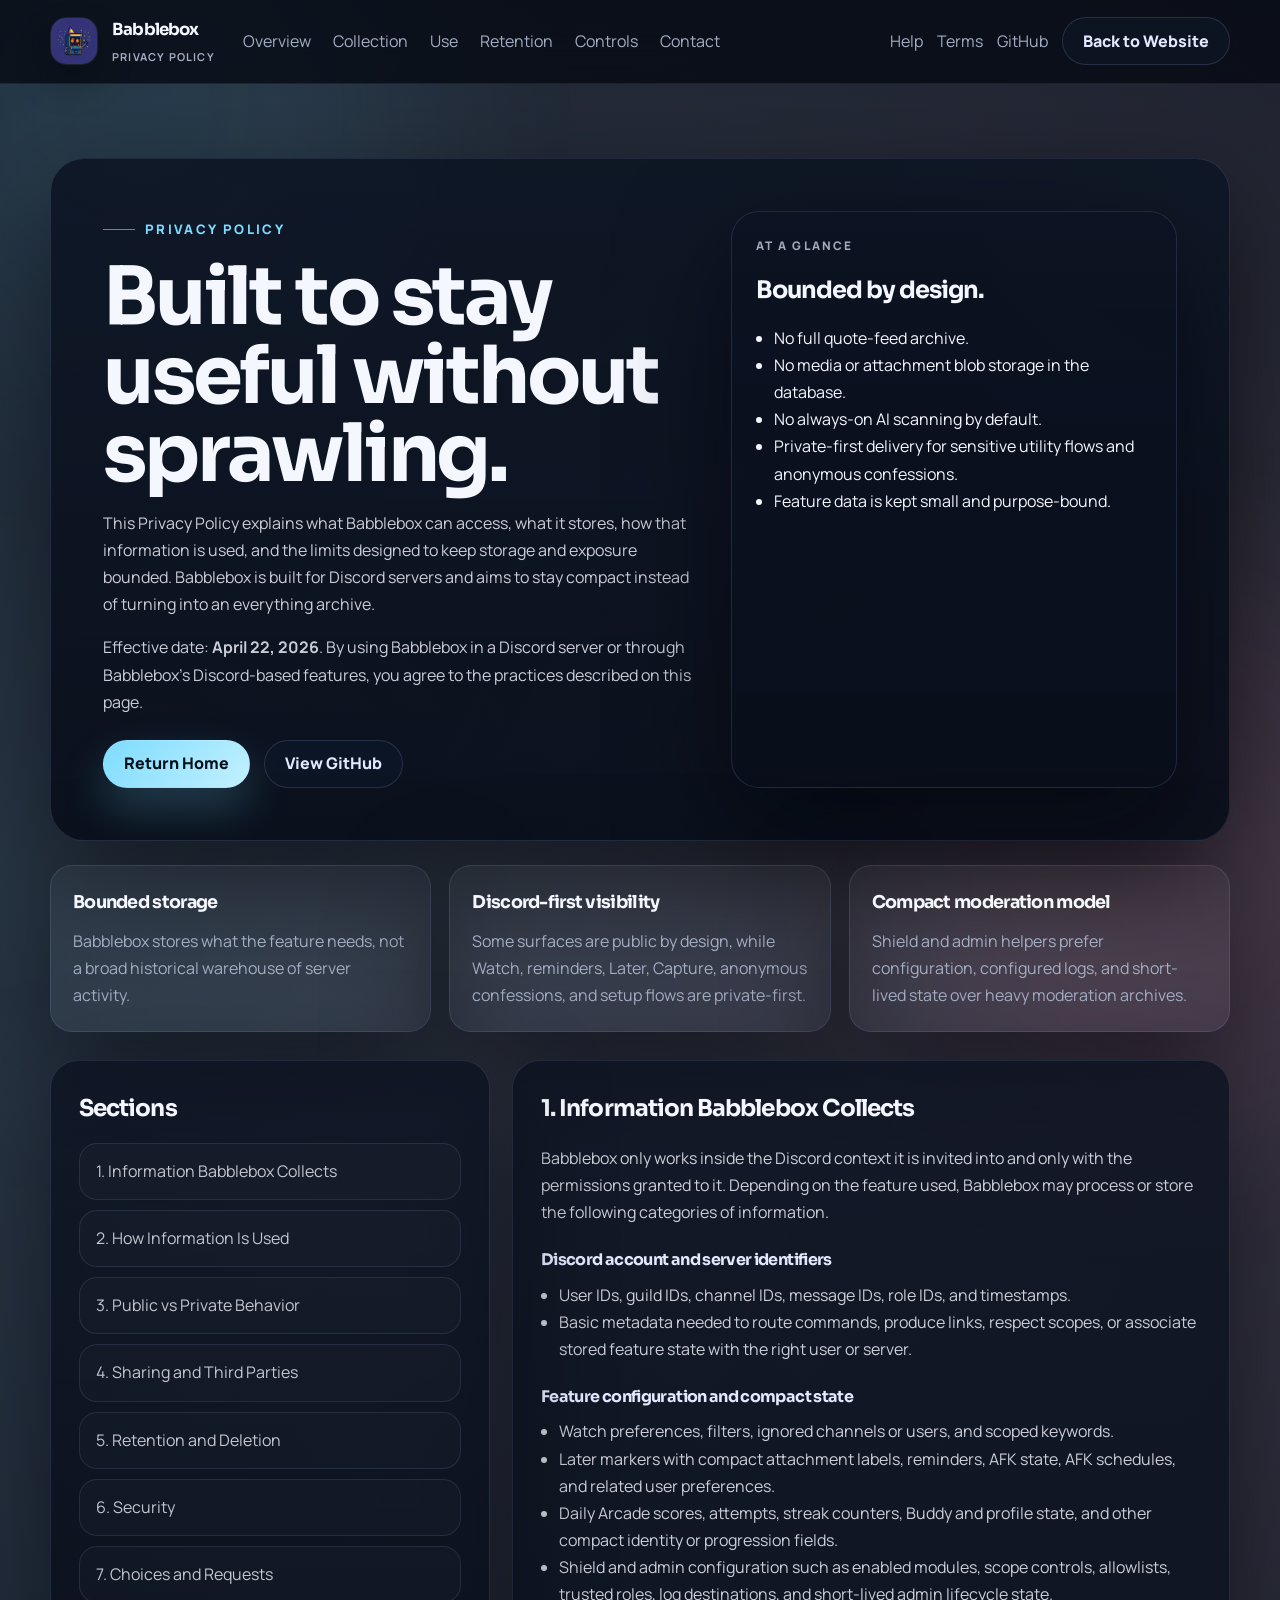
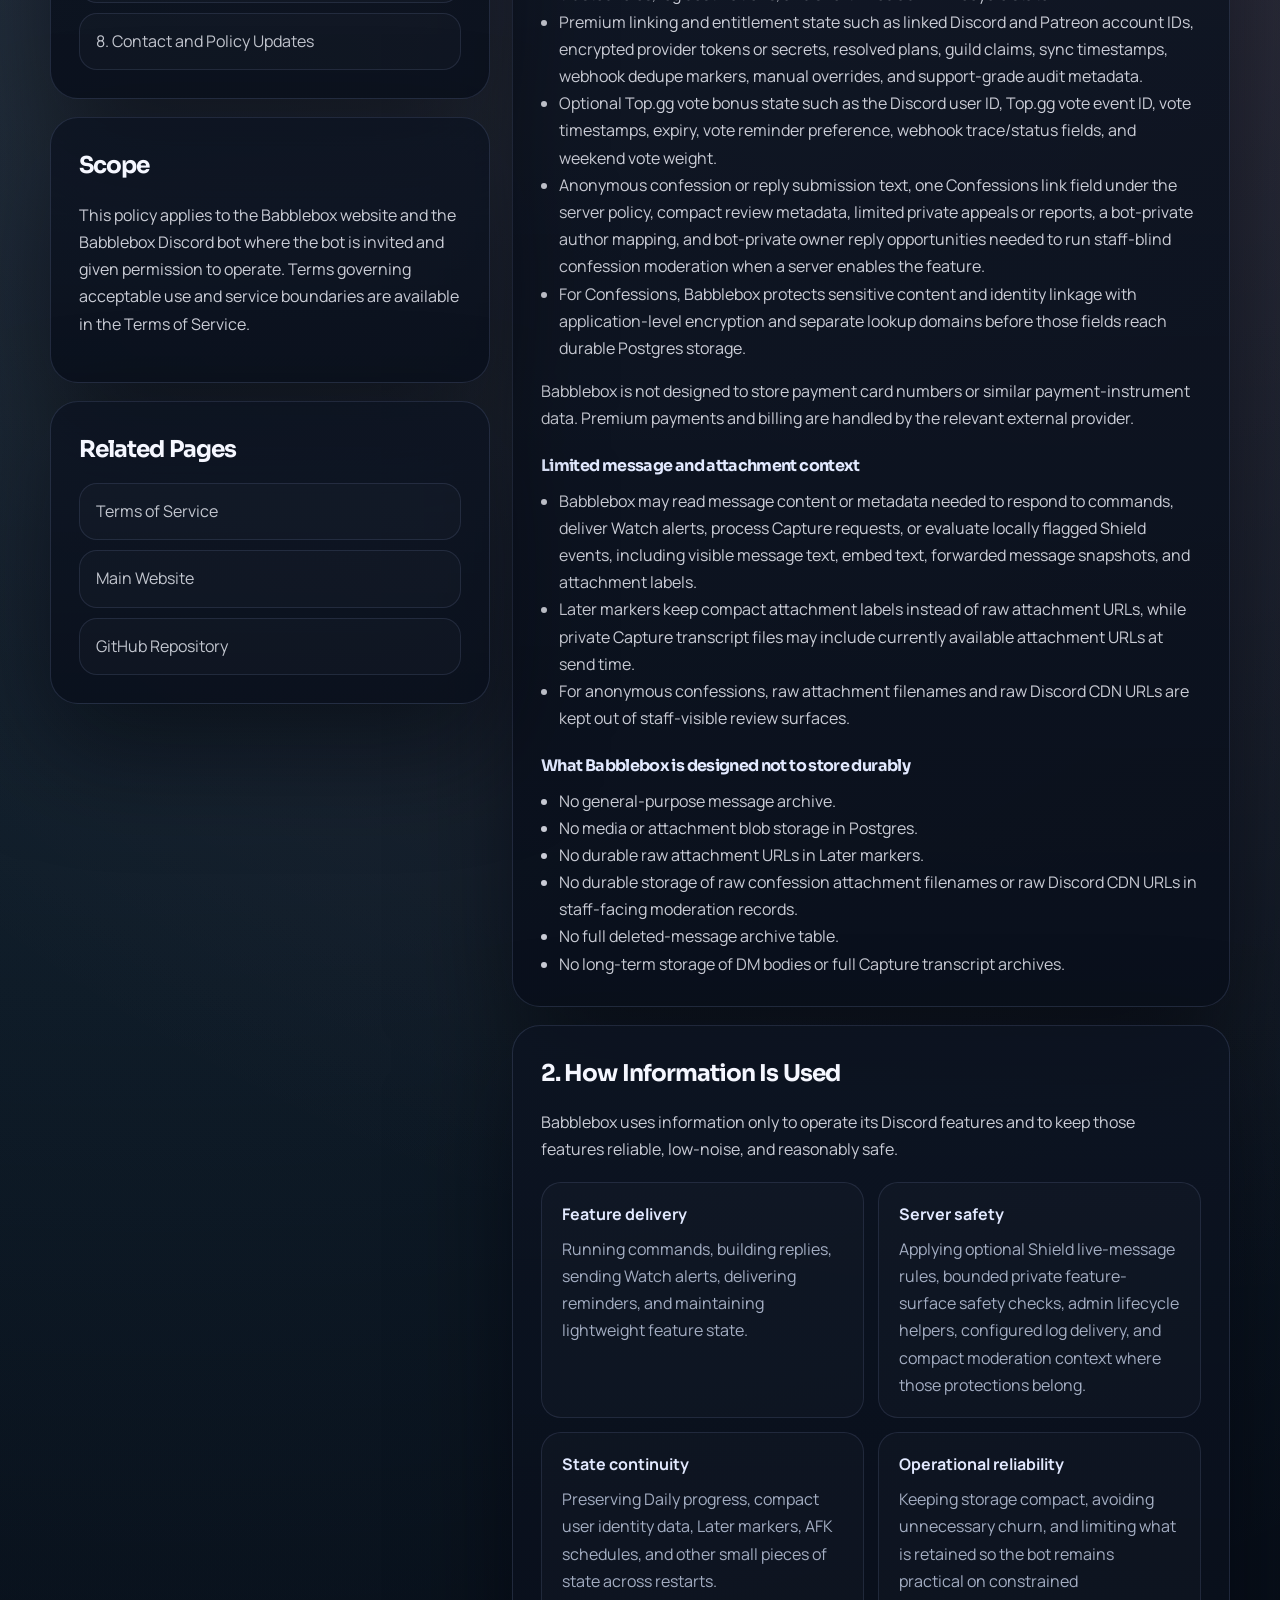
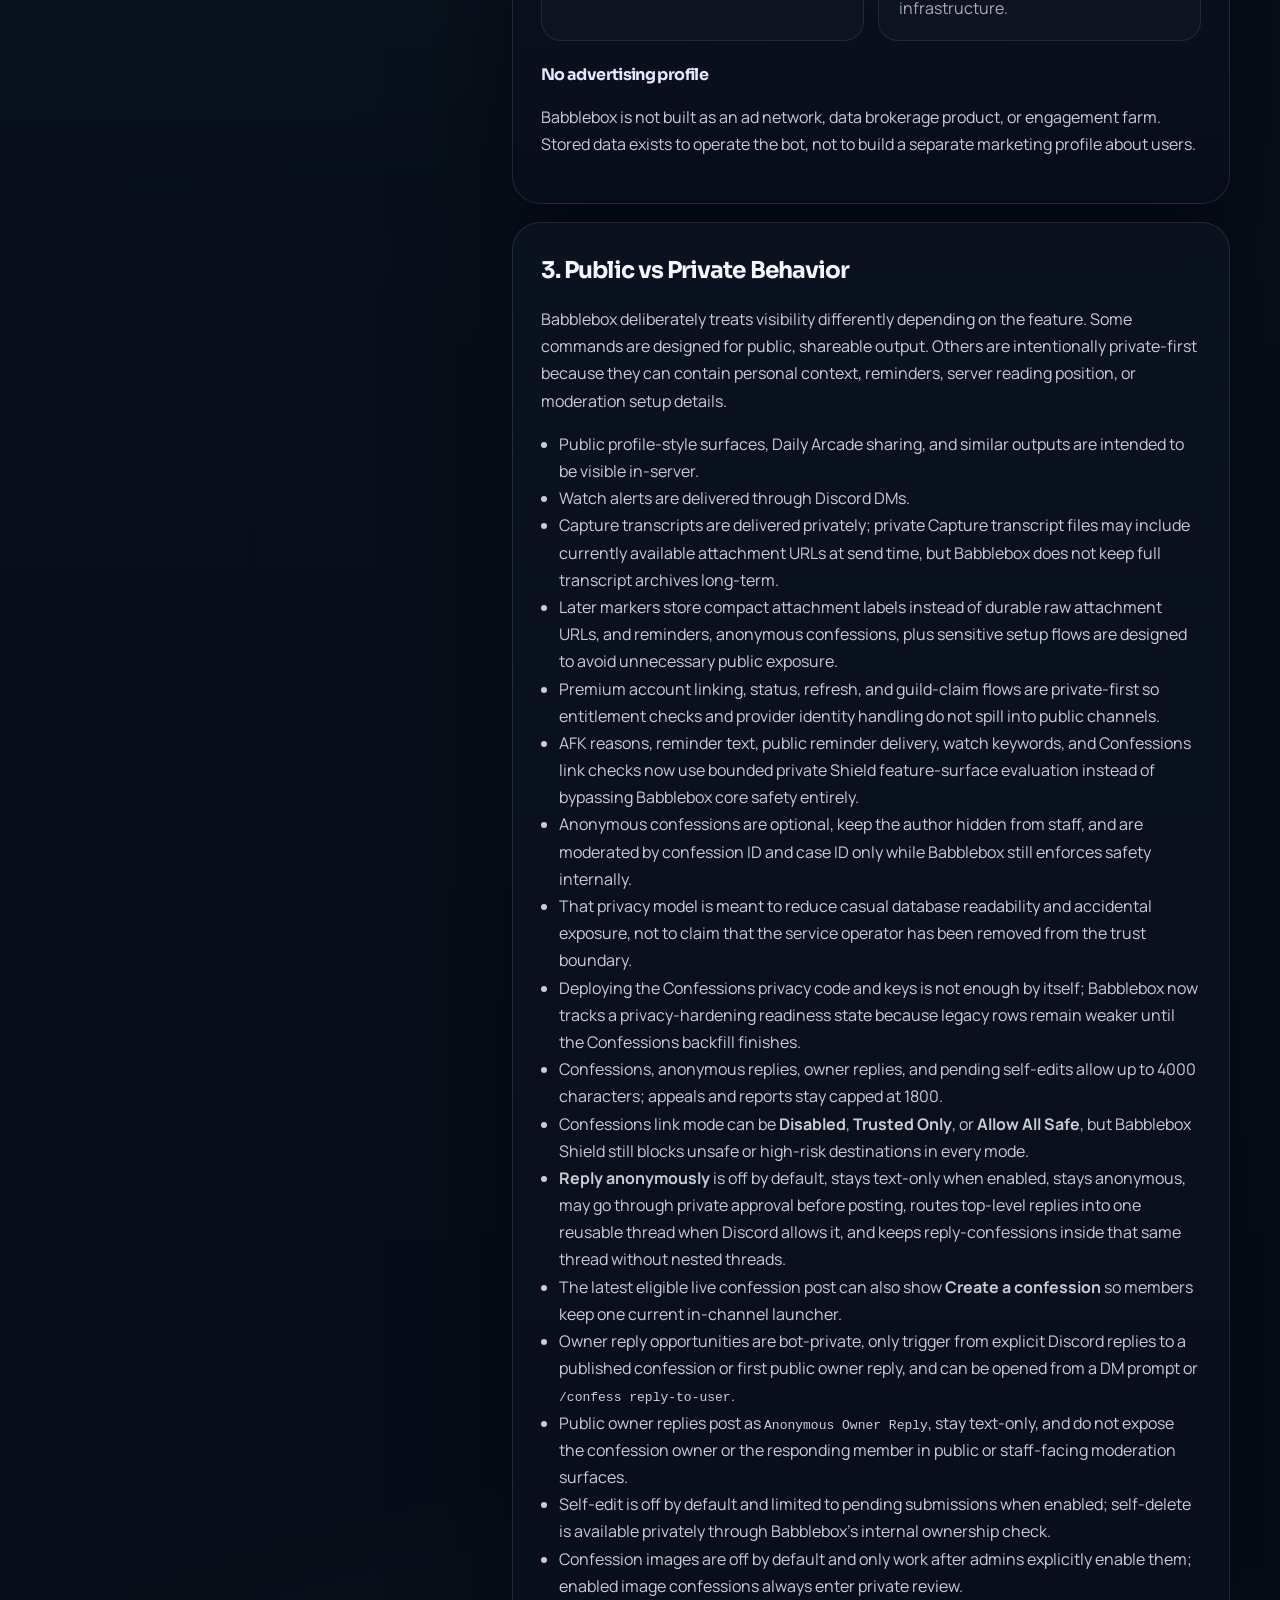
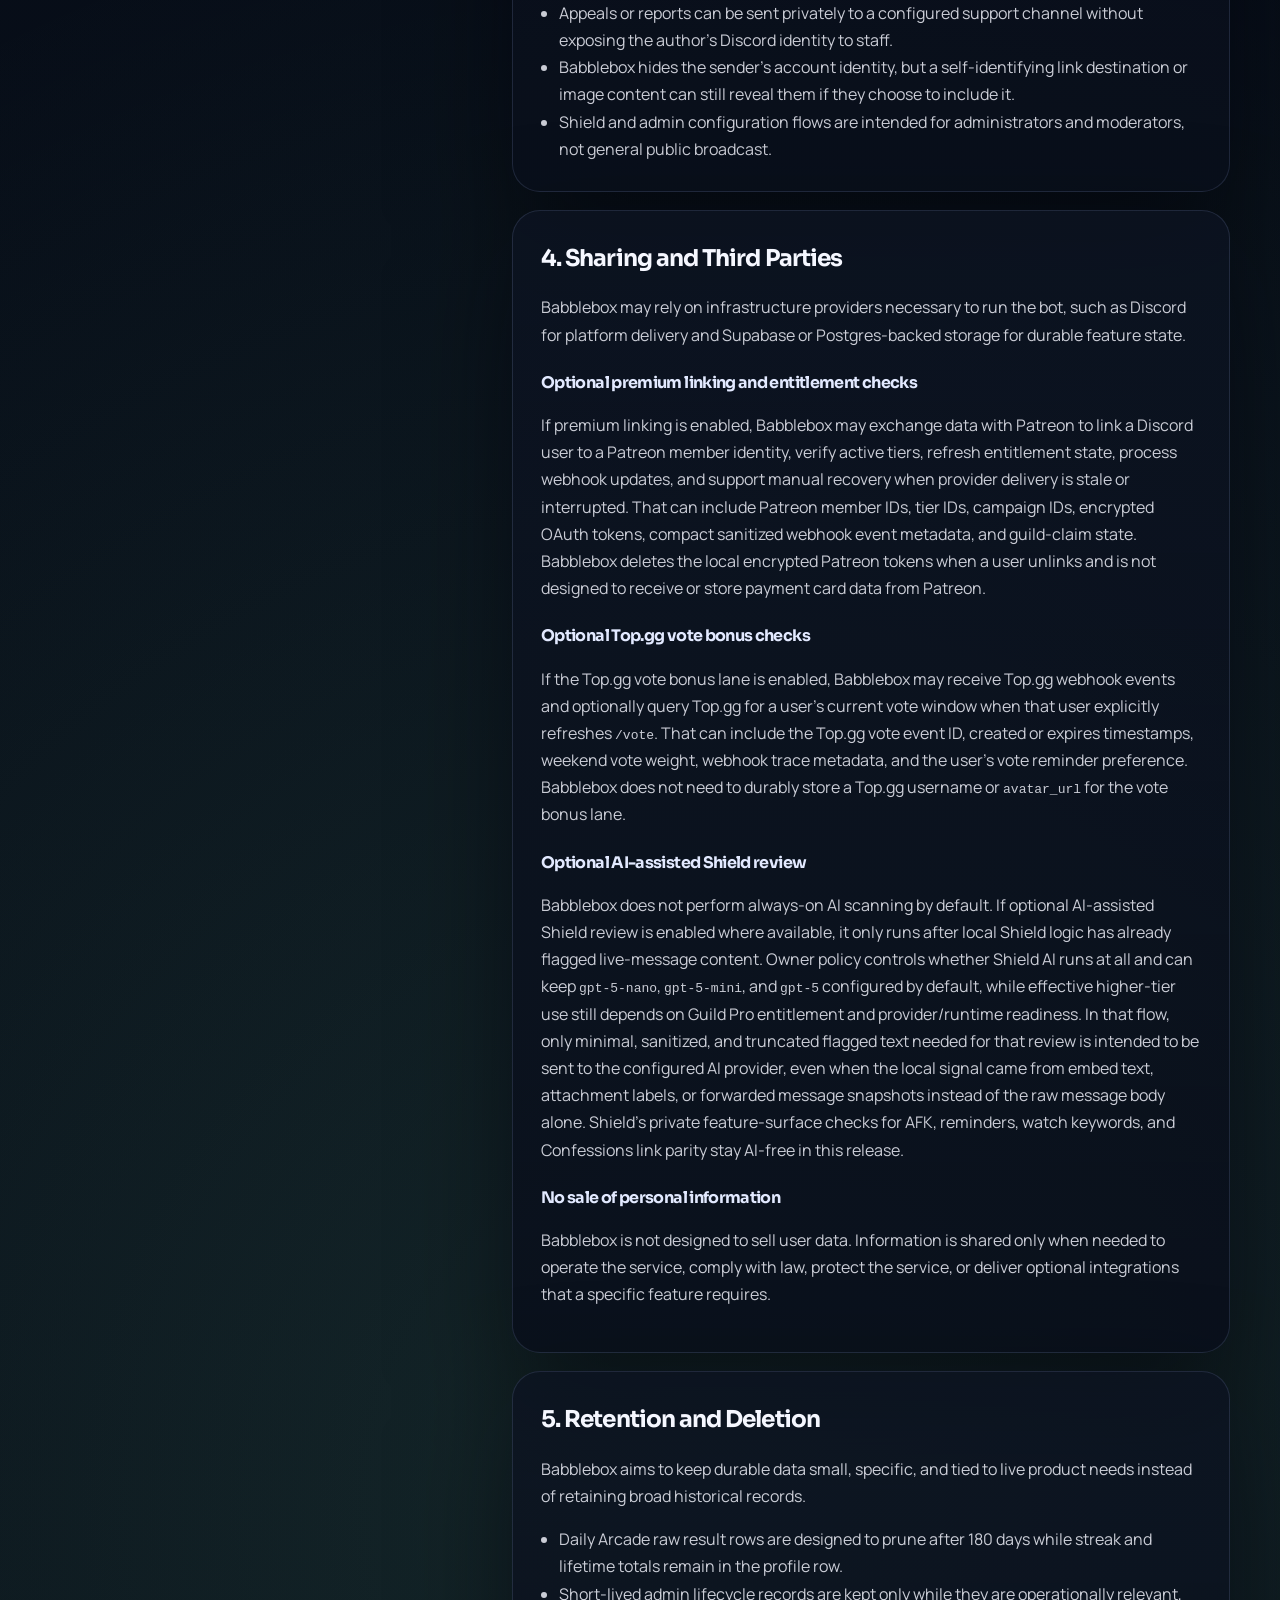
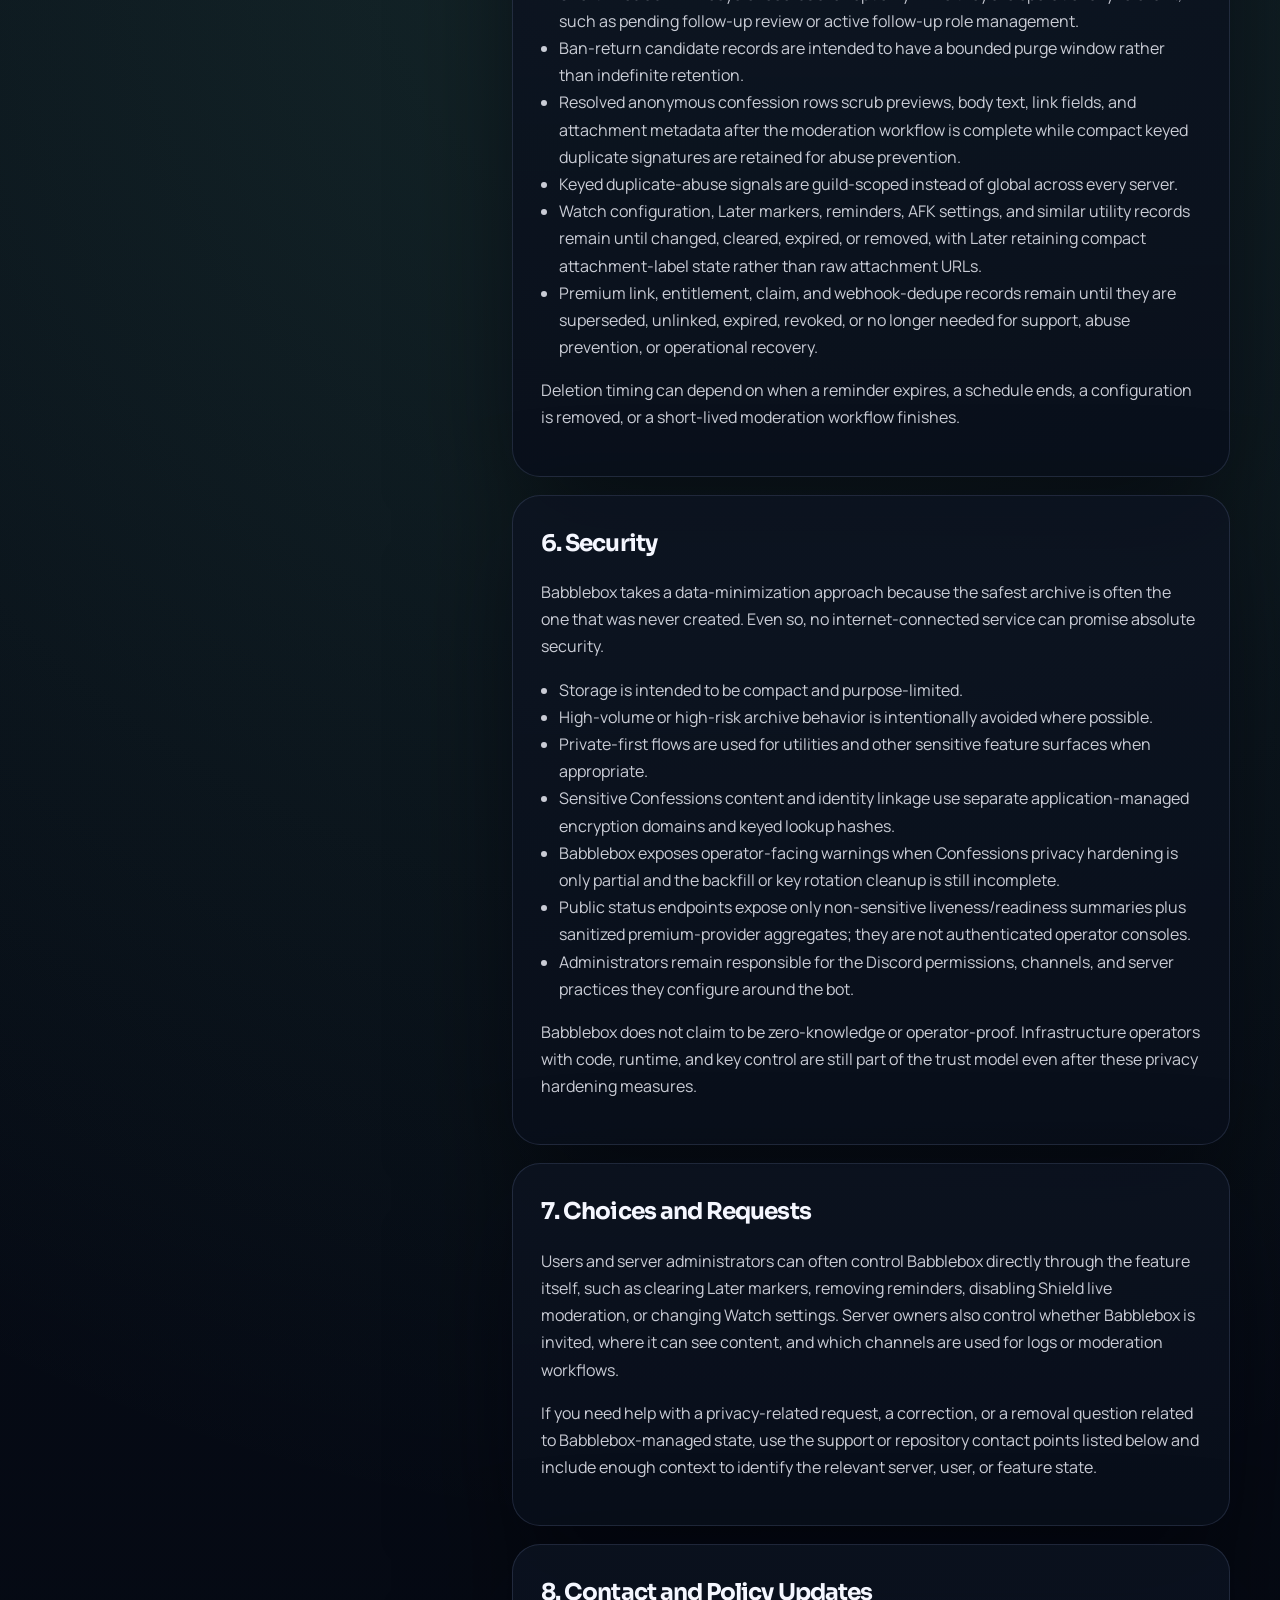
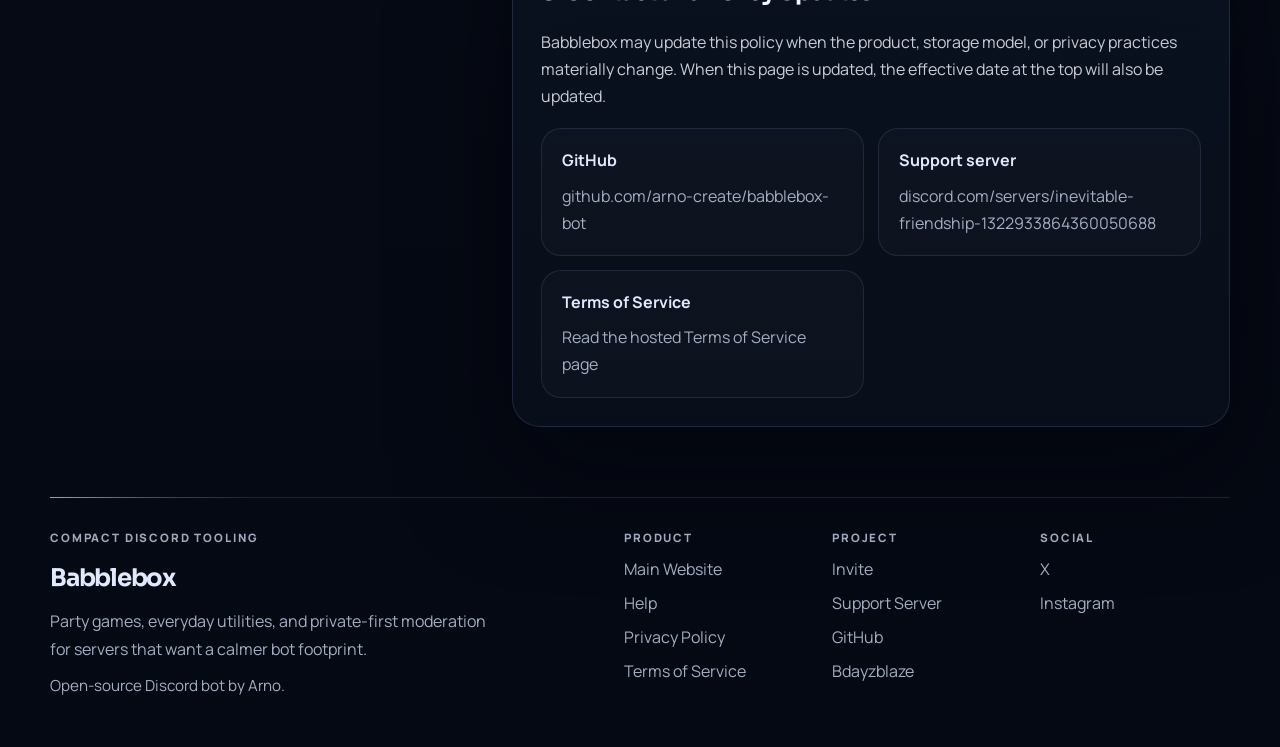
<file: privacy.html>
<!DOCTYPE html>
<html lang="en">
<head>
  <meta charset="UTF-8" />
  <meta name="viewport" content="width=device-width, initial-scale=1.0" />
  <title>Babblebox Privacy Policy</title>
  <meta
    name="description"
    content="Babblebox privacy policy covering what data the bot uses, how it is stored, how long it is kept, and the privacy-first limits built into the product."
  />
  <meta name="robots" content="index,follow,max-image-preview:large" />
  <link rel="canonical" href="https://arno-create.github.io/babblebox-bot/privacy.html" />
  <meta property="og:title" content="Babblebox Privacy Policy" />
  <meta property="og:description" content="Read how Babblebox handles Discord data, private-first features, compact storage, retention, and optional moderation review." />
  <meta property="og:url" content="https://arno-create.github.io/babblebox-bot/privacy.html" />
  <meta property="og:type" content="website" />
  <meta property="og:image" content="https://arno-create.github.io/babblebox-bot/banner.png" />
  <meta name="twitter:card" content="summary_large_image" />
  <meta name="twitter:title" content="Babblebox Privacy Policy" />
  <meta name="twitter:description" content="Babblebox privacy policy for Discord servers, including storage discipline, retention, limited data use, and user controls." />
  <meta name="twitter:image" content="https://arno-create.github.io/babblebox-bot/banner.png" />
  <link rel="preconnect" href="https://fonts.googleapis.com" />
  <link rel="preconnect" href="https://fonts.gstatic.com" crossorigin />
  <link href="https://fonts.googleapis.com/css2?family=Manrope:wght@400;500;600;700;800&family=Sora:wght@500;600;700&display=swap" rel="stylesheet" />
  <link rel="stylesheet" href="assets/site-shell.css" />
  <style>
    :root {
      --line: rgba(169, 190, 255, 0.14);
      --text: #f5f7ff;
      --soft: #e2e9ff;
      --muted: #a4aec3;
      --cyan: #7ddcff;
      --mint: #81f0bb;
      --rose: #ff839b;
      --shadow: 0 40px 110px rgba(1, 4, 10, 0.55);
      --radius-xl: 34px;
      --radius-lg: 28px;
      --radius-md: 22px;
      --max-width: 1180px;
    }

    * {
      box-sizing: border-box;
    }

    html {
      scroll-behavior: smooth;
    }

    body {
      margin: 0;
      min-height: 100vh;
      color: var(--text);
      font-family: "Manrope", sans-serif;
      line-height: 1.7;
      background:
        radial-gradient(circle at 12% 10%, rgba(125, 220, 255, 0.18), transparent 32%),
        radial-gradient(circle at 86% 12%, rgba(255, 131, 155, 0.16), transparent 24%),
        radial-gradient(circle at 56% 72%, rgba(129, 240, 187, 0.12), transparent 26%),
        linear-gradient(180deg, #060a14 0%, #08101b 28%, #050913 100%);
    }

    body::before,
    body::after {
      content: "";
      position: fixed;
      width: 34rem;
      height: 34rem;
      border-radius: 50%;
      filter: blur(100px);
      opacity: 0.18;
      pointer-events: none;
      z-index: 0;
    }

    body::before {
      top: -10rem;
      left: -8rem;
      background: rgba(125, 220, 255, 0.56);
    }

    body::after {
      right: -10rem;
      bottom: -14rem;
      background: rgba(255, 131, 155, 0.48);
    }

    a {
      color: inherit;
      text-decoration: none;
    }

    img {
      display: block;
      max-width: 100%;
    }

    a:focus-visible,
    .btn:focus-visible {
      outline: 3px solid rgba(125, 220, 255, 0.38);
      outline-offset: 3px;
    }

    .container {
      width: min(var(--max-width), calc(100% - 40px));
      margin: 0 auto;
      position: relative;
      z-index: 1;
    }

    .nav-shell {
      position: sticky;
      top: 0;
      z-index: 30;
      backdrop-filter: blur(18px);
      background: rgba(6, 10, 19, 0.74);
      border-bottom: 1px solid rgba(169, 190, 255, 0.1);
    }

    nav {
      display: grid;
      grid-template-columns: auto 1fr auto;
      gap: 24px;
      align-items: center;
      padding: 16px 0;
    }

    .brand {
      display: inline-flex;
      align-items: center;
      gap: 14px;
      min-width: 0;
    }

    .brand img {
      width: 48px;
      height: 48px;
      border-radius: 16px;
      object-fit: cover;
      border: 1px solid rgba(255, 255, 255, 0.08);
      box-shadow: 0 18px 36px rgba(0, 0, 0, 0.28);
    }

    .brand-title {
      display: block;
      font-family: "Sora", sans-serif;
      font-size: 1.04rem;
      font-weight: 700;
      letter-spacing: -0.05em;
    }

    .brand-subtitle {
      display: block;
      margin-top: 3px;
      color: var(--muted);
      font-size: 0.72rem;
      font-weight: 700;
      letter-spacing: 0.14em;
      text-transform: uppercase;
    }

    .nav-links {
      display: flex;
      justify-content: center;
      gap: 22px;
      flex-wrap: wrap;
    }

    .nav-links a,
    .nav-quiet {
      color: var(--muted);
      font-size: 0.95rem;
      transition: color 0.18s ease;
    }

    .nav-links a:hover,
    .nav-quiet:hover {
      color: var(--text);
    }

    .nav-actions {
      display: flex;
      align-items: center;
      gap: 14px;
    }

    .btn {
      display: inline-flex;
      align-items: center;
      justify-content: center;
      min-height: 48px;
      padding: 0 20px;
      border-radius: 999px;
      border: 1px solid transparent;
      font-weight: 800;
      transition: transform 0.18s ease, border-color 0.18s ease, background 0.18s ease, color 0.18s ease;
    }

    .btn:hover {
      transform: translateY(-1px);
    }

    .btn-primary {
      color: #08101b;
      background: linear-gradient(135deg, var(--cyan), #c4f1ff);
      box-shadow: 0 20px 44px rgba(125, 220, 255, 0.22);
    }

    .btn-secondary {
      color: var(--soft);
      background: rgba(14, 24, 40, 0.68);
      border-color: rgba(169, 190, 255, 0.16);
    }

    .page-shell {
      padding: clamp(40px, 6vw, 74px) 0 36px;
    }

    .hero {
      display: grid;
      grid-template-columns: minmax(0, 1.15fr) minmax(280px, 0.85fr);
      gap: 24px;
      padding: clamp(28px, 5vw, 52px);
      border-radius: var(--radius-xl);
      border: 1px solid var(--line);
      background:
        linear-gradient(180deg, rgba(13, 21, 36, 0.9), rgba(9, 15, 27, 0.92)),
        radial-gradient(circle at top right, rgba(125, 220, 255, 0.12), transparent 30%);
      box-shadow: var(--shadow);
    }

    .eyebrow {
      display: inline-flex;
      align-items: center;
      gap: 10px;
      color: var(--cyan);
      font-size: 0.82rem;
      font-weight: 800;
      letter-spacing: 0.18em;
      text-transform: uppercase;
    }

    .eyebrow::before {
      content: "";
      width: 32px;
      height: 1px;
      background: rgba(125, 220, 255, 0.6);
    }

    h1,
    h2,
    h3 {
      margin: 0;
      font-family: "Sora", sans-serif;
      letter-spacing: -0.04em;
    }

    h1 {
      margin-top: 18px;
      max-width: 10ch;
      font-size: clamp(2.7rem, 7vw, 5rem);
      line-height: 0.98;
    }

    .hero p,
    .policy-card p,
    .policy-card li {
      color: rgba(245, 247, 255, 0.82);
    }

    .hero-actions {
      display: flex;
      flex-wrap: wrap;
      gap: 14px;
      margin-top: 24px;
    }

    .hero-side,
    .policy-card {
      border-radius: var(--radius-lg);
      border: 1px solid var(--line);
      background: linear-gradient(180deg, rgba(12, 19, 33, 0.82), rgba(9, 15, 27, 0.88));
      box-shadow: var(--shadow);
    }

    .hero-side {
      padding: 24px;
      display: grid;
      gap: 14px;
      align-content: start;
    }

    .kicker {
      color: rgba(226, 233, 255, 0.7);
      font-size: 0.74rem;
      font-weight: 800;
      letter-spacing: 0.18em;
      text-transform: uppercase;
    }

    .hero-side ul,
    .policy-card ul {
      margin: 0;
      padding-left: 18px;
    }

    .mini-grid {
      display: grid;
      grid-template-columns: repeat(3, minmax(0, 1fr));
      gap: 18px;
      margin-top: 24px;
    }

    .mini-card {
      padding: 22px;
      border-radius: var(--radius-md);
      border: 1px solid var(--line);
      background: rgba(255, 255, 255, 0.03);
      box-shadow: var(--shadow);
    }

    .mini-card h2 {
      font-size: 1.1rem;
      margin-bottom: 10px;
    }

    .mini-card p {
      margin: 0;
      color: var(--muted);
    }

    .layout {
      display: grid;
      grid-template-columns: minmax(250px, 0.76fr) minmax(0, 1.24fr);
      gap: 22px;
      margin-top: 28px;
      align-items: start;
    }

    .side-stack,
    .content-stack {
      display: grid;
      gap: 18px;
    }

    .side-stack {
      position: sticky;
      top: 94px;
    }

    .policy-card {
      padding: 28px;
    }

    .policy-card h2 {
      font-size: 1.45rem;
      margin-bottom: 14px;
    }

    .policy-card h3 {
      font-size: 1rem;
      color: var(--soft);
      margin-top: 20px;
      margin-bottom: 8px;
    }

    .anchor-list {
      display: grid;
      gap: 10px;
    }

    .anchor-list a {
      padding: 14px 16px;
      border-radius: 18px;
      border: 1px solid rgba(169, 190, 255, 0.12);
      background: rgba(255, 255, 255, 0.02);
      color: rgba(245, 247, 255, 0.78);
      transition: border-color 0.18s ease, background 0.18s ease, color 0.18s ease, transform 0.18s ease;
    }

    .anchor-list a:hover {
      color: var(--text);
      transform: translateX(2px);
      border-color: rgba(125, 220, 255, 0.24);
      background: rgba(125, 220, 255, 0.05);
    }

    .info-grid {
      display: grid;
      grid-template-columns: repeat(2, minmax(0, 1fr));
      gap: 14px;
      margin-top: 18px;
    }

    .info-tile {
      padding: 18px 20px;
      border-radius: 20px;
      border: 1px solid rgba(169, 190, 255, 0.12);
      background: rgba(255, 255, 255, 0.02);
    }

    .info-tile strong {
      display: block;
      margin-bottom: 8px;
      color: var(--soft);
    }

    .info-tile span {
      color: var(--muted);
      word-break: break-word;
    }

    @media (max-width: 1120px) {
      nav {
        grid-template-columns: auto 1fr;
      }

      .nav-links {
        justify-content: flex-start;
      }

      .nav-actions {
        grid-column: 1 / -1;
        justify-content: space-between;
      }

      .hero,
      .layout {
        grid-template-columns: 1fr;
      }

      .side-stack {
        position: static;
      }

    }

    @media (max-width: 860px) {
      .mini-grid,
      .info-grid {
        grid-template-columns: 1fr;
      }
    }

    @media (max-width: 720px) {
      html {
        scroll-behavior: auto;
      }

      .container {
        width: min(var(--max-width), calc(100% - 24px));
      }

      nav {
        grid-template-columns: 1fr;
      }

      .nav-links {
        display: none;
      }

      .nav-actions {
        width: 100%;
        gap: 10px;
        flex-wrap: wrap;
      }

      .hero,
      .policy-card {
        padding: 22px;
      }

      h1 {
        max-width: none;
      }

      .hero-actions {
        flex-direction: column;
        align-items: stretch;
      }

      .hero-actions .btn {
        width: 100%;
      }
    }

    @media (prefers-reduced-motion: reduce) {
      *,
      *::before,
      *::after {
        animation: none !important;
        transition: none !important;
        scroll-behavior: auto !important;
      }
    }
  </style>
</head>
<body>
  <div class="site-nav-shell" data-site-nav>
    <div class="container">
      <nav class="site-nav" aria-label="Primary">
        <div class="site-nav-desktop">
          <div class="site-nav-desktop-main">
            <a class="site-brand" href="index.html" aria-label="Babblebox home">
              <img src="logo.jpg" alt="Babblebox logo" />
              <span class="site-brand-copy">
                <span class="site-brand-title">Babblebox</span>
                <span class="site-brand-subtitle">Privacy Policy</span>
              </span>
            </a>
            <div class="site-nav-links">
              <a href="#overview">Overview</a>
              <a href="#collection">Collection</a>
              <a href="#use">Use</a>
              <a href="#retention">Retention</a>
              <a href="#controls">Controls</a>
              <a href="#contact">Contact</a>
            </div>
          </div>
          <div class="site-nav-actions">
            <a class="site-nav-quiet" href="help.html">Help</a>
            <a class="site-nav-quiet" href="terms.html">Terms</a>
            <a class="site-nav-quiet" href="https://github.com/arno-create/babblebox-bot" target="_blank" rel="noopener noreferrer">GitHub</a>
            <a class="btn btn-secondary" href="index.html">Back to Website</a>
          </div>
        </div>

        <div class="site-nav-compact">
          <div class="site-nav-compact-top">
            <a class="site-brand" href="index.html" aria-label="Babblebox home">
              <img src="logo.jpg" alt="Babblebox logo" />
              <span class="site-brand-copy">
                <span class="site-brand-title">Babblebox</span>
                <span class="site-brand-subtitle">Privacy Policy</span>
              </span>
            </a>
            <div class="site-nav-compact-quick">
              <a class="btn btn-secondary" href="index.html">Home</a>
              <button
                class="site-nav-toggle"
                type="button"
                aria-expanded="false"
                aria-controls="privacy-nav-panel"
                data-nav-toggle
              >
                <span class="site-visually-hidden">Toggle navigation</span>
                <span class="site-nav-toggle-icon" aria-hidden="true">
                  <span></span>
                  <span></span>
                  <span></span>
                </span>
              </button>
            </div>
          </div>
          <div class="site-nav-panel" id="privacy-nav-panel" data-nav-panel hidden>
            <div class="site-nav-links">
              <a href="#overview">Overview</a>
              <a href="#collection">Collection</a>
              <a href="#use">Use</a>
              <a href="#retention">Retention</a>
              <a href="#controls">Controls</a>
              <a href="#contact">Contact</a>
            </div>
            <div class="site-nav-actions">
              <a class="site-nav-quiet" href="help.html">Help</a>
              <a class="site-nav-quiet" href="terms.html">Terms</a>
              <a class="site-nav-quiet" href="https://github.com/arno-create/babblebox-bot" target="_blank" rel="noopener noreferrer">GitHub</a>
              <a class="site-nav-quiet" href="index.html">Back to Website</a>
            </div>
          </div>
        </div>
      </nav>
    </div>
  </div>

  <main class="page-shell">
    <div class="container">
      <section id="overview" class="hero">
        <div>
          <div class="eyebrow">Privacy Policy</div>
          <h1>Built to stay useful without sprawling.</h1>
          <p>
            This Privacy Policy explains what Babblebox can access, what it stores, how that information is used, and the
            limits designed to keep storage and exposure bounded. Babblebox is built for Discord servers and aims to stay
            compact instead of turning into an everything archive.
          </p>
          <p>
            Effective date: <strong>April 22, 2026</strong>. By using Babblebox in a Discord server or through Babblebox's
            Discord-based features, you agree to the practices described on this page.
          </p>
          <div class="hero-actions">
            <a class="btn btn-primary" href="index.html">Return Home</a>
            <a class="btn btn-secondary" href="https://github.com/arno-create/babblebox-bot" target="_blank" rel="noopener noreferrer">View GitHub</a>
          </div>
        </div>
        <aside class="hero-side" aria-label="Privacy summary">
          <div class="kicker">At a glance</div>
          <h2>Bounded by design.</h2>
          <ul>
            <li>No full quote-feed archive.</li>
            <li>No media or attachment blob storage in the database.</li>
            <li>No always-on AI scanning by default.</li>
            <li>Private-first delivery for sensitive utility flows and anonymous confessions.</li>
            <li>Feature data is kept small and purpose-bound.</li>
          </ul>
        </aside>
      </section>

      <section class="mini-grid" aria-label="Core principles">
        <article class="mini-card">
          <h2>Bounded storage</h2>
          <p>Babblebox stores what the feature needs, not a broad historical warehouse of server activity.</p>
        </article>
        <article class="mini-card">
          <h2>Discord-first visibility</h2>
          <p>Some surfaces are public by design, while Watch, reminders, Later, Capture, anonymous confessions, and setup flows are private-first.</p>
        </article>
        <article class="mini-card">
          <h2>Compact moderation model</h2>
          <p>Shield and admin helpers prefer configuration, configured logs, and short-lived state over heavy moderation archives.</p>
        </article>
      </section>

      <section class="layout">
        <aside class="side-stack">
          <div class="policy-card">
            <h2>Sections</h2>
            <div class="anchor-list">
              <a href="#collection">1. Information Babblebox Collects</a>
              <a href="#use">2. How Information Is Used</a>
              <a href="#visibility">3. Public vs Private Behavior</a>
              <a href="#sharing">4. Sharing and Third Parties</a>
              <a href="#retention">5. Retention and Deletion</a>
              <a href="#security">6. Security</a>
              <a href="#controls">7. Choices and Requests</a>
              <a href="#contact">8. Contact and Policy Updates</a>
            </div>
          </div>
          <div class="policy-card">
            <h2>Scope</h2>
            <p>
              This policy applies to the Babblebox website and the Babblebox Discord bot where the bot is invited and given
              permission to operate. Terms governing acceptable use and service boundaries are available in the
              <a href="terms.html">Terms of Service</a>.
            </p>
          </div>
          <div class="policy-card">
            <h2>Related Pages</h2>
            <div class="anchor-list">
              <a href="terms.html">Terms of Service</a>
              <a href="index.html">Main Website</a>
              <a href="https://github.com/arno-create/babblebox-bot" target="_blank" rel="noopener noreferrer">GitHub Repository</a>
            </div>
          </div>
        </aside>

        <div class="content-stack">
          <article id="collection" class="policy-card">
            <h2>1. Information Babblebox Collects</h2>
            <p>
              Babblebox only works inside the Discord context it is invited into and only with the permissions granted to it.
              Depending on the feature used, Babblebox may process or store the following categories of information.
            </p>
            <h3>Discord account and server identifiers</h3>
            <ul>
              <li>User IDs, guild IDs, channel IDs, message IDs, role IDs, and timestamps.</li>
              <li>Basic metadata needed to route commands, produce links, respect scopes, or associate stored feature state with the right user or server.</li>
            </ul>
            <h3>Feature configuration and compact state</h3>
            <ul>
              <li>Watch preferences, filters, ignored channels or users, and scoped keywords.</li>
              <li>Later markers with compact attachment labels, reminders, AFK state, AFK schedules, and related user preferences.</li>
              <li>Daily Arcade scores, attempts, streak counters, Buddy and profile state, and other compact identity or progression fields.</li>
              <li>Shield and admin configuration such as enabled modules, scope controls, allowlists, trusted roles, log destinations, and short-lived admin lifecycle state.</li>
              <li>Premium linking and entitlement state such as linked Discord and Patreon account IDs, encrypted provider tokens or secrets, resolved plans, guild claims, sync timestamps, webhook dedupe markers, manual overrides, and support-grade audit metadata.</li>
              <li>Optional Top.gg vote bonus state such as the Discord user ID, Top.gg vote event ID, vote timestamps, expiry, vote reminder preference, webhook trace/status fields, and weekend vote weight.</li>
              <li>Anonymous confession or reply submission text, one Confessions link field under the server policy, compact review metadata, limited private appeals or reports, a bot-private author mapping, and bot-private owner reply opportunities needed to run staff-blind confession moderation when a server enables the feature.</li>
              <li>For Confessions, Babblebox protects sensitive content and identity linkage with application-level encryption and separate lookup domains before those fields reach durable Postgres storage.</li>
            </ul>
            <p>Babblebox is not designed to store payment card numbers or similar payment-instrument data. Premium payments and billing are handled by the relevant external provider.</p>
            <h3>Limited message and attachment context</h3>
            <ul>
              <li>Babblebox may read message content or metadata needed to respond to commands, deliver Watch alerts, process Capture requests, or evaluate locally flagged Shield events, including visible message text, embed text, forwarded message snapshots, and attachment labels.</li>
              <li>Later markers keep compact attachment labels instead of raw attachment URLs, while private Capture transcript files may include currently available attachment URLs at send time.</li>
              <li>For anonymous confessions, raw attachment filenames and raw Discord CDN URLs are kept out of staff-visible review surfaces.</li>
            </ul>
            <h3>What Babblebox is designed not to store durably</h3>
            <ul>
              <li>No general-purpose message archive.</li>
              <li>No media or attachment blob storage in Postgres.</li>
              <li>No durable raw attachment URLs in Later markers.</li>
              <li>No durable storage of raw confession attachment filenames or raw Discord CDN URLs in staff-facing moderation records.</li>
              <li>No full deleted-message archive table.</li>
              <li>No long-term storage of DM bodies or full Capture transcript archives.</li>
            </ul>
          </article>

          <article id="use" class="policy-card">
            <h2>2. How Information Is Used</h2>
            <p>Babblebox uses information only to operate its Discord features and to keep those features reliable, low-noise, and reasonably safe.</p>
            <div class="info-grid">
              <div class="info-tile">
                <strong>Feature delivery</strong>
                <span>Running commands, building replies, sending Watch alerts, delivering reminders, and maintaining lightweight feature state.</span>
              </div>
              <div class="info-tile">
                <strong>Server safety</strong>
                <span>Applying optional Shield live-message rules, bounded private feature-surface safety checks, admin lifecycle helpers, configured log delivery, and compact moderation context where those protections belong.</span>
              </div>
              <div class="info-tile">
                <strong>State continuity</strong>
                <span>Preserving Daily progress, compact user identity data, Later markers, AFK schedules, and other small pieces of state across restarts.</span>
              </div>
              <div class="info-tile">
                <strong>Operational reliability</strong>
                <span>Keeping storage compact, avoiding unnecessary churn, and limiting what is retained so the bot remains practical on constrained infrastructure.</span>
              </div>
            </div>
            <h3>No advertising profile</h3>
            <p>Babblebox is not built as an ad network, data brokerage product, or engagement farm. Stored data exists to operate the bot, not to build a separate marketing profile about users.</p>
          </article>

          <article id="visibility" class="policy-card">
            <h2>3. Public vs Private Behavior</h2>
            <p>
              Babblebox deliberately treats visibility differently depending on the feature. Some commands are designed for
              public, shareable output. Others are intentionally private-first because they can contain personal context,
              reminders, server reading position, or moderation setup details.
            </p>
            <ul>
              <li>Public profile-style surfaces, Daily Arcade sharing, and similar outputs are intended to be visible in-server.</li>
              <li>Watch alerts are delivered through Discord DMs.</li>
              <li>Capture transcripts are delivered privately; private Capture transcript files may include currently available attachment URLs at send time, but Babblebox does not keep full transcript archives long-term.</li>
              <li>Later markers store compact attachment labels instead of durable raw attachment URLs, and reminders, anonymous confessions, plus sensitive setup flows are designed to avoid unnecessary public exposure.</li>
              <li>Premium account linking, status, refresh, and guild-claim flows are private-first so entitlement checks and provider identity handling do not spill into public channels.</li>
              <li>AFK reasons, reminder text, public reminder delivery, watch keywords, and Confessions link checks now use bounded private Shield feature-surface evaluation instead of bypassing Babblebox core safety entirely.</li>
              <li>Anonymous confessions are optional, keep the author hidden from staff, and are moderated by confession ID and case ID only while Babblebox still enforces safety internally.</li>
              <li>That privacy model is meant to reduce casual database readability and accidental exposure, not to claim that the service operator has been removed from the trust boundary.</li>
              <li>Deploying the Confessions privacy code and keys is not enough by itself; Babblebox now tracks a privacy-hardening readiness state because legacy rows remain weaker until the Confessions backfill finishes.</li>
              <li>Confessions, anonymous replies, owner replies, and pending self-edits allow up to 4000 characters; appeals and reports stay capped at 1800.</li>
              <li>Confessions link mode can be <strong>Disabled</strong>, <strong>Trusted Only</strong>, or <strong>Allow All Safe</strong>, but Babblebox Shield still blocks unsafe or high-risk destinations in every mode.</li>
              <li><strong>Reply anonymously</strong> is off by default, stays text-only when enabled, stays anonymous, may go through private approval before posting, routes top-level replies into one reusable thread when Discord allows it, and keeps reply-confessions inside that same thread without nested threads.</li>
              <li>The latest eligible live confession post can also show <strong>Create a confession</strong> so members keep one current in-channel launcher.</li>
              <li>Owner reply opportunities are bot-private, only trigger from explicit Discord replies to a published confession or first public owner reply, and can be opened from a DM prompt or <code>/confess reply-to-user</code>.</li>
              <li>Public owner replies post as <code>Anonymous Owner Reply</code>, stay text-only, and do not expose the confession owner or the responding member in public or staff-facing moderation surfaces.</li>
              <li>Self-edit is off by default and limited to pending submissions when enabled; self-delete is available privately through Babblebox's internal ownership check.</li>
              <li>Confession images are off by default and only work after admins explicitly enable them; enabled image confessions always enter private review.</li>
              <li>Appeals or reports can be sent privately to a configured support channel without exposing the author's Discord identity to staff.</li>
              <li>Babblebox hides the sender's account identity, but a self-identifying link destination or image content can still reveal them if they choose to include it.</li>
              <li>Shield and admin configuration flows are intended for administrators and moderators, not general public broadcast.</li>
            </ul>
          </article>

          <article id="sharing" class="policy-card">
            <h2>4. Sharing and Third Parties</h2>
            <p>
              Babblebox may rely on infrastructure providers necessary to run the bot, such as Discord for platform delivery
              and Supabase or Postgres-backed storage for durable feature state.
            </p>
            <h3>Optional premium linking and entitlement checks</h3>
            <p>
              If premium linking is enabled, Babblebox may exchange data with Patreon to link a Discord user to a Patreon
              member identity, verify active tiers, refresh entitlement state, process webhook updates, and support manual
              recovery when provider delivery is stale or interrupted. That can include Patreon member IDs, tier IDs,
              campaign IDs, encrypted OAuth tokens, compact sanitized webhook event metadata, and guild-claim state.
              Babblebox deletes the local encrypted Patreon tokens when a user unlinks and is not designed to receive or
              store payment card data from Patreon.
            </p>
            <h3>Optional Top.gg vote bonus checks</h3>
            <p>
              If the Top.gg vote bonus lane is enabled, Babblebox may receive Top.gg webhook events and optionally query
              Top.gg for a user's current vote window when that user explicitly refreshes <code>/vote</code>. That can
              include the Top.gg vote event ID, created or expires timestamps, weekend vote weight, webhook trace
              metadata, and the user's vote reminder preference. Babblebox does not need to durably store a Top.gg
              username or <code>avatar_url</code> for the vote bonus lane.
            </p>
            <h3>Optional AI-assisted Shield review</h3>
            <p>
              Babblebox does not perform always-on AI scanning by default. If optional AI-assisted Shield review is enabled
              where available, it only runs after local Shield logic has already flagged live-message content. Owner policy controls whether Shield AI
              runs at all and can keep <code>gpt-5-nano</code>, <code>gpt-5-mini</code>, and <code>gpt-5</code>
              configured by default, while effective higher-tier use still depends on Guild Pro entitlement and provider/runtime readiness.
              In that flow, only minimal,
              sanitized, and truncated flagged text needed for that review is intended to be sent to the configured AI provider,
              even when the local signal came from embed text, attachment labels, or forwarded message snapshots instead of the
              raw message body alone. Shield's private feature-surface checks for AFK, reminders, watch keywords, and Confessions link parity stay AI-free in this release.
            </p>
            <h3>No sale of personal information</h3>
            <p>Babblebox is not designed to sell user data. Information is shared only when needed to operate the service, comply with law, protect the service, or deliver optional integrations that a specific feature requires.</p>
          </article>

          <article id="retention" class="policy-card">
            <h2>5. Retention and Deletion</h2>
            <p>Babblebox aims to keep durable data small, specific, and tied to live product needs instead of retaining broad historical records.</p>
            <ul>
              <li>Daily Arcade raw result rows are designed to prune after 180 days while streak and lifetime totals remain in the profile row.</li>
              <li>Short-lived admin lifecycle records are kept only while they are operationally relevant, such as pending follow-up review or active follow-up role management.</li>
              <li>Ban-return candidate records are intended to have a bounded purge window rather than indefinite retention.</li>
              <li>Resolved anonymous confession rows scrub previews, body text, link fields, and attachment metadata after the moderation workflow is complete while compact keyed duplicate signatures are retained for abuse prevention.</li>
              <li>Keyed duplicate-abuse signals are guild-scoped instead of global across every server.</li>
              <li>Watch configuration, Later markers, reminders, AFK settings, and similar utility records remain until changed, cleared, expired, or removed, with Later retaining compact attachment-label state rather than raw attachment URLs.</li>
              <li>Premium link, entitlement, claim, and webhook-dedupe records remain until they are superseded, unlinked, expired, revoked, or no longer needed for support, abuse prevention, or operational recovery.</li>
            </ul>
            <p>Deletion timing can depend on when a reminder expires, a schedule ends, a configuration is removed, or a short-lived moderation workflow finishes.</p>
          </article>

          <article id="security" class="policy-card">
            <h2>6. Security</h2>
            <p>Babblebox takes a data-minimization approach because the safest archive is often the one that was never created. Even so, no internet-connected service can promise absolute security.</p>
            <ul>
              <li>Storage is intended to be compact and purpose-limited.</li>
              <li>High-volume or high-risk archive behavior is intentionally avoided where possible.</li>
              <li>Private-first flows are used for utilities and other sensitive feature surfaces when appropriate.</li>
              <li>Sensitive Confessions content and identity linkage use separate application-managed encryption domains and keyed lookup hashes.</li>
              <li>Babblebox exposes operator-facing warnings when Confessions privacy hardening is only partial and the backfill or key rotation cleanup is still incomplete.</li>
              <li>Public status endpoints expose only non-sensitive liveness/readiness summaries plus sanitized premium-provider aggregates; they are not authenticated operator consoles.</li>
              <li>Administrators remain responsible for the Discord permissions, channels, and server practices they configure around the bot.</li>
            </ul>
            <p>Babblebox does not claim to be zero-knowledge or operator-proof. Infrastructure operators with code, runtime, and key control are still part of the trust model even after these privacy hardening measures.</p>
          </article>

          <article id="controls" class="policy-card">
            <h2>7. Choices and Requests</h2>
            <p>
              Users and server administrators can often control Babblebox directly through the feature itself, such as clearing
              Later markers, removing reminders, disabling Shield live moderation, or changing Watch settings. Server owners also control
              whether Babblebox is invited, where it can see content, and which channels are used for logs or moderation workflows.
            </p>
            <p>
              If you need help with a privacy-related request, a correction, or a removal question related to Babblebox-managed
              state, use the support or repository contact points listed below and include enough context to identify the relevant server, user, or feature state.
            </p>
          </article>

          <article id="contact" class="policy-card">
            <h2>8. Contact and Policy Updates</h2>
            <p>
              Babblebox may update this policy when the product, storage model, or privacy practices materially change. When
              this page is updated, the effective date at the top will also be updated.
            </p>
            <div class="info-grid">
              <div class="info-tile">
                <strong>GitHub</strong>
                <span><a href="https://github.com/arno-create/babblebox-bot" target="_blank" rel="noopener noreferrer">github.com/arno-create/babblebox-bot</a></span>
              </div>
              <div class="info-tile">
                <strong>Support server</strong>
                <span><a href="https://discord.com/servers/inevitable-friendship-1322933864360050688" target="_blank" rel="noopener noreferrer">discord.com/servers/inevitable-friendship-1322933864360050688</a></span>
              </div>
              <div class="info-tile">
                <strong>Terms of Service</strong>
                <span><a href="terms.html">Read the hosted Terms of Service page</a></span>
              </div>
            </div>
          </article>
        </div>
      </section>
    </div>
  </main>

  <footer class="site-footer">
    <div class="container">
      <div class="site-footer-grid">
        <div class="site-footer-brand">
          <div class="site-footer-kicker">Compact Discord tooling</div>
          <strong>Babblebox</strong>
          <p>
            Party games, everyday utilities, and private-first moderation for servers that want a calmer bot footprint.
          </p>
          <div class="site-footer-note">Open-source Discord bot by Arno.</div>
        </div>
        <div class="site-footer-meta">
          <div class="site-footer-column">
            <div class="site-footer-label">Product</div>
            <div class="site-footer-links">
              <a href="index.html">Main Website</a>
              <a href="help.html">Help</a>
              <a href="privacy.html">Privacy Policy</a>
              <a href="terms.html">Terms of Service</a>
            </div>
          </div>
          <div class="site-footer-column">
            <div class="site-footer-label">Project</div>
            <div class="site-footer-links">
              <a href="https://discord.com/oauth2/authorize?client_id=1480903089518022739" target="_blank" rel="noopener noreferrer">Invite</a>
              <a href="https://discord.com/servers/inevitable-friendship-1322933864360050688" target="_blank" rel="noopener noreferrer">Support Server</a>
              <a href="https://github.com/arno-create/babblebox-bot" target="_blank" rel="noopener noreferrer">GitHub</a>
              <a href="https://arno-create.github.io/Bdayblaze/" target="_blank" rel="noopener noreferrer">Bdayzblaze</a>
            </div>
          </div>
          <div class="site-footer-column">
            <div class="site-footer-label">Social</div>
            <div class="site-footer-links">
              <a href="https://x.com/arno__if" target="_blank" rel="noopener noreferrer">X</a>
              <a href="https://instagram.com/arno.if" target="_blank" rel="noopener noreferrer">Instagram</a>
            </div>
          </div>
        </div>
      </div>
    </div>
  </footer>
  <script defer src="assets/site-shell.js"></script>
</body>
</html>
</file>
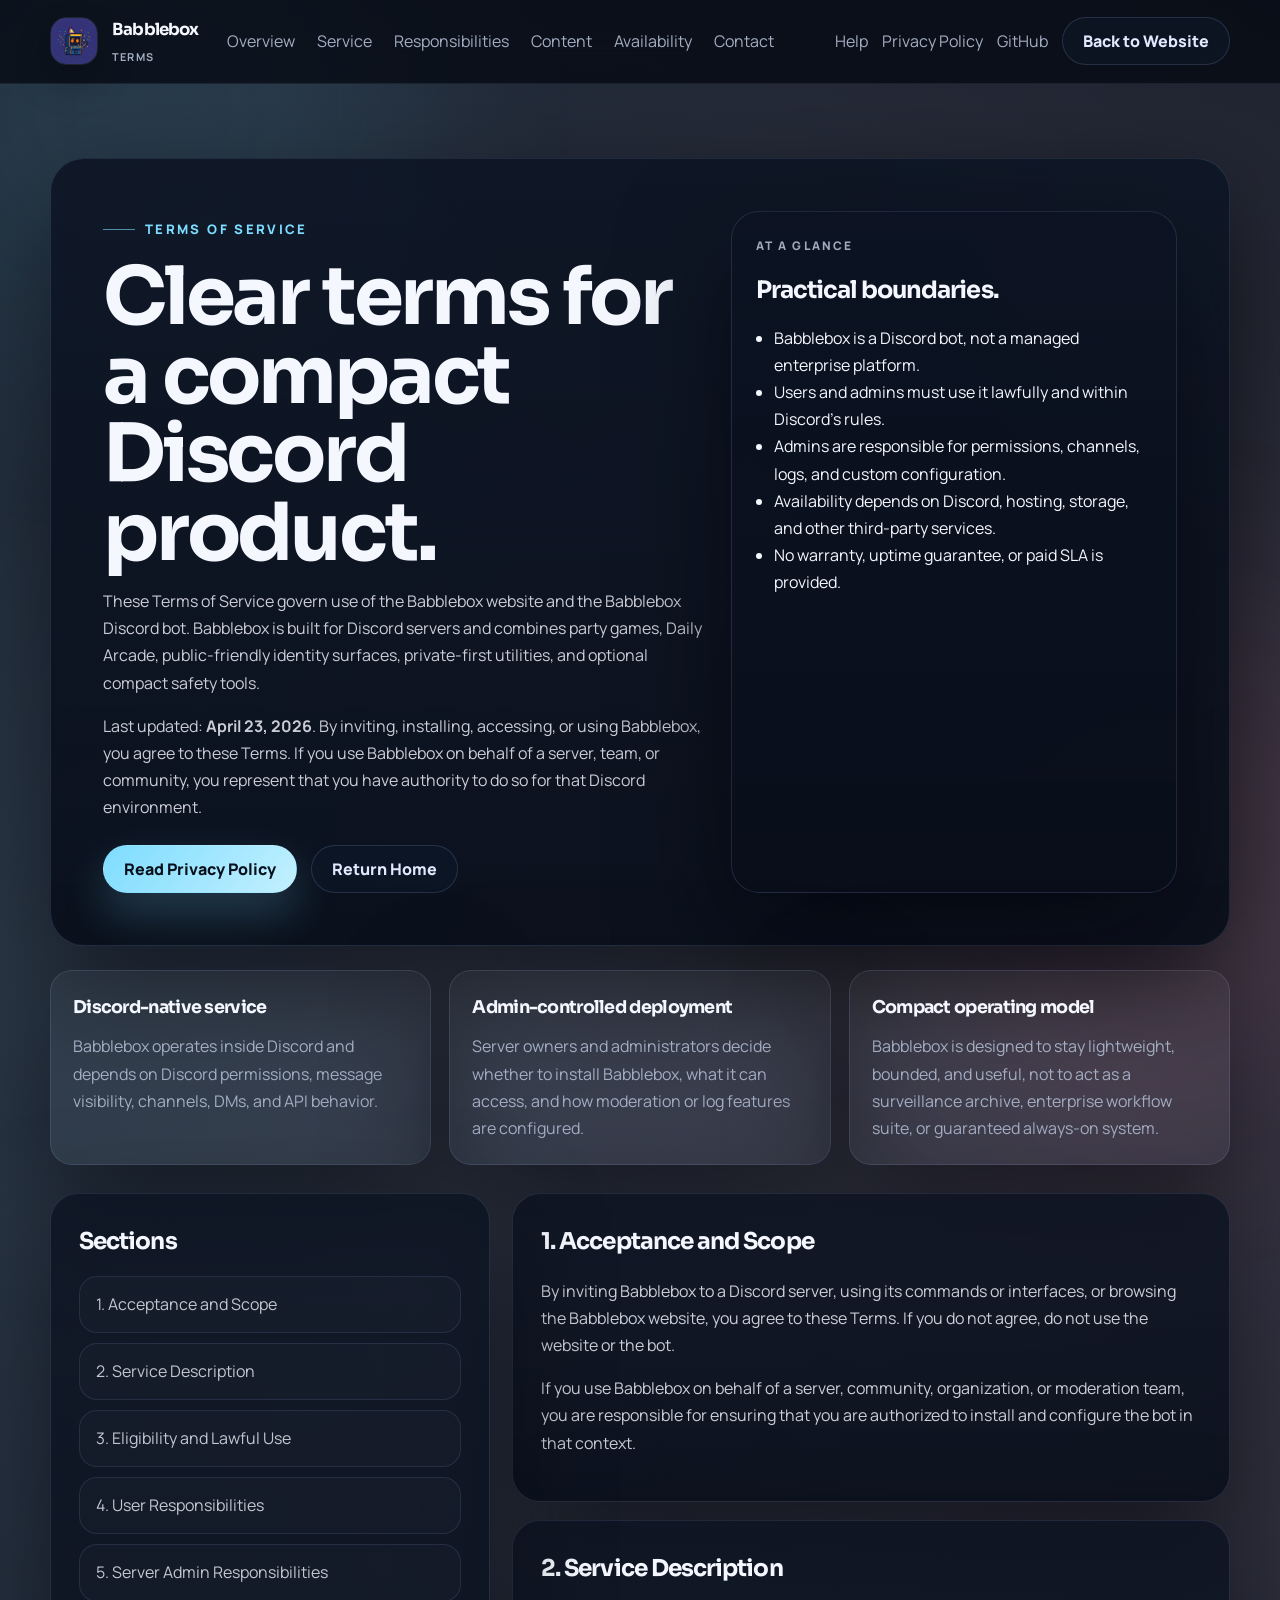
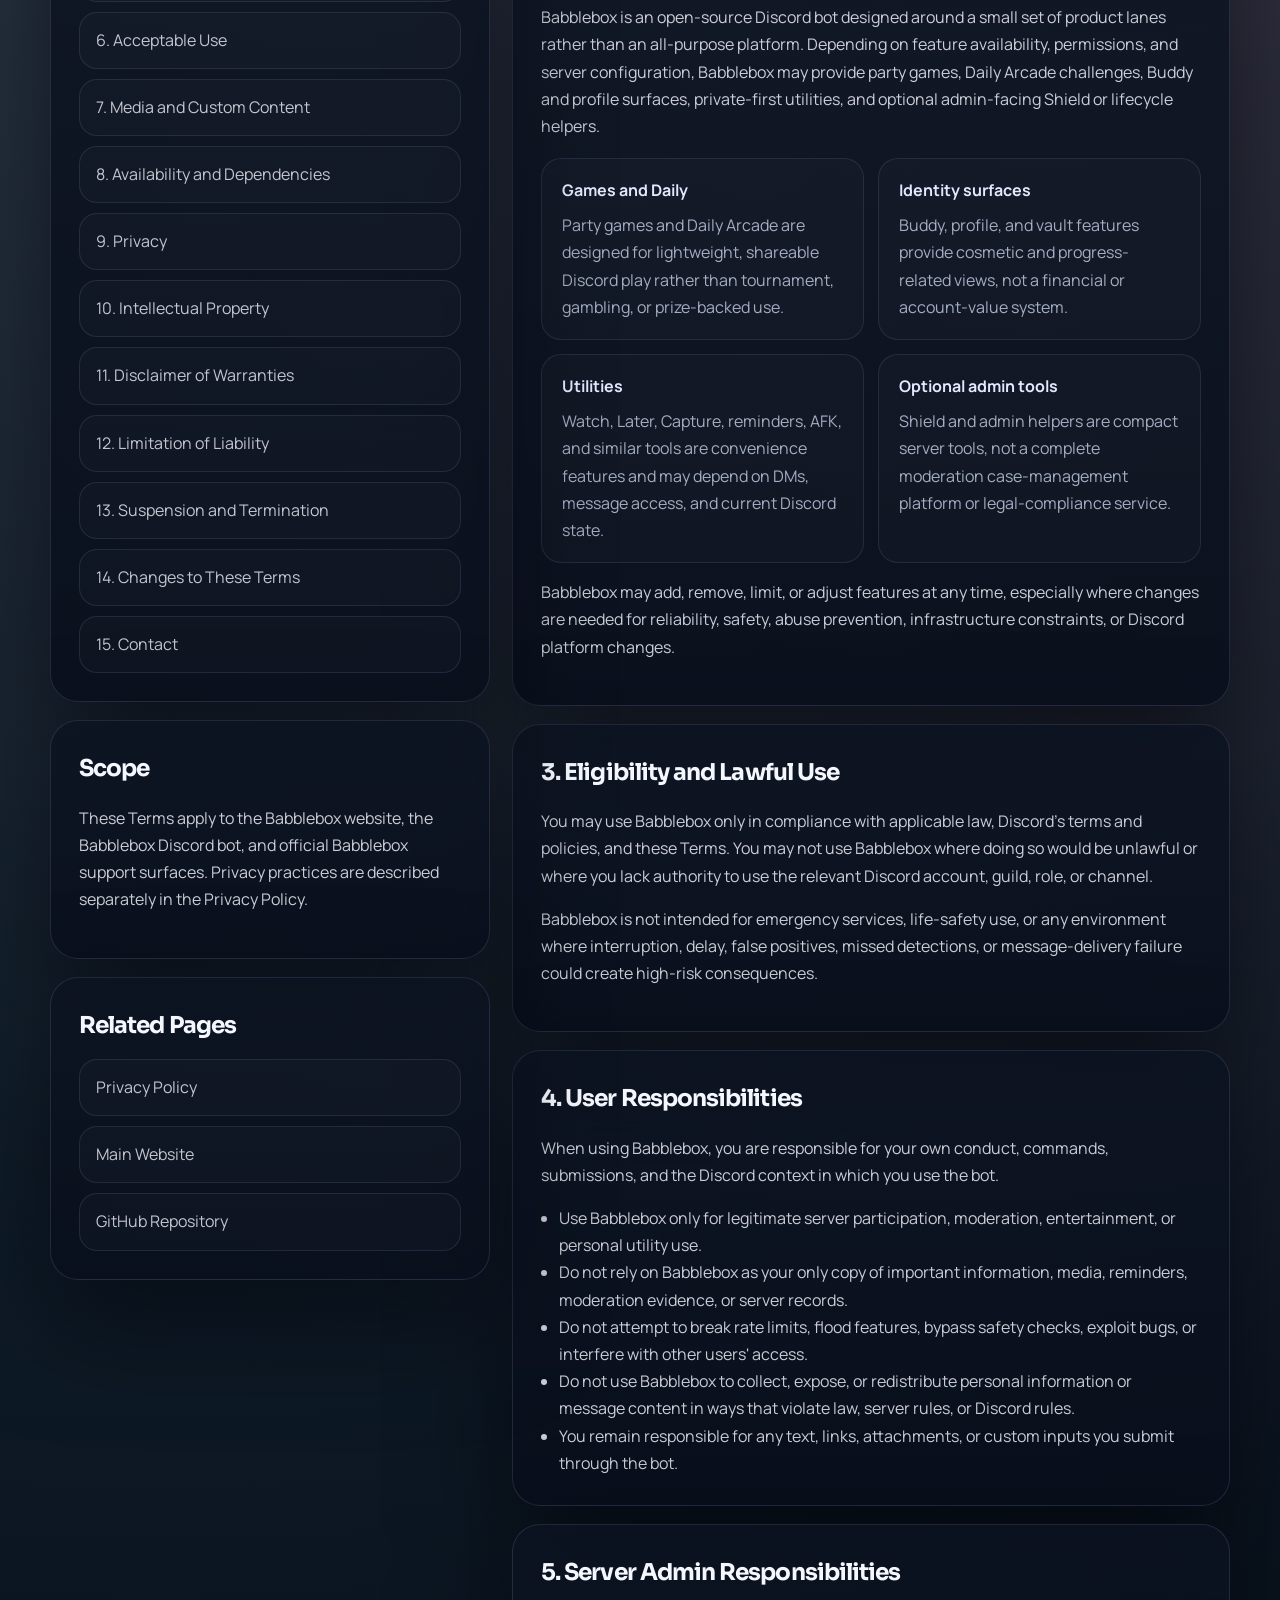
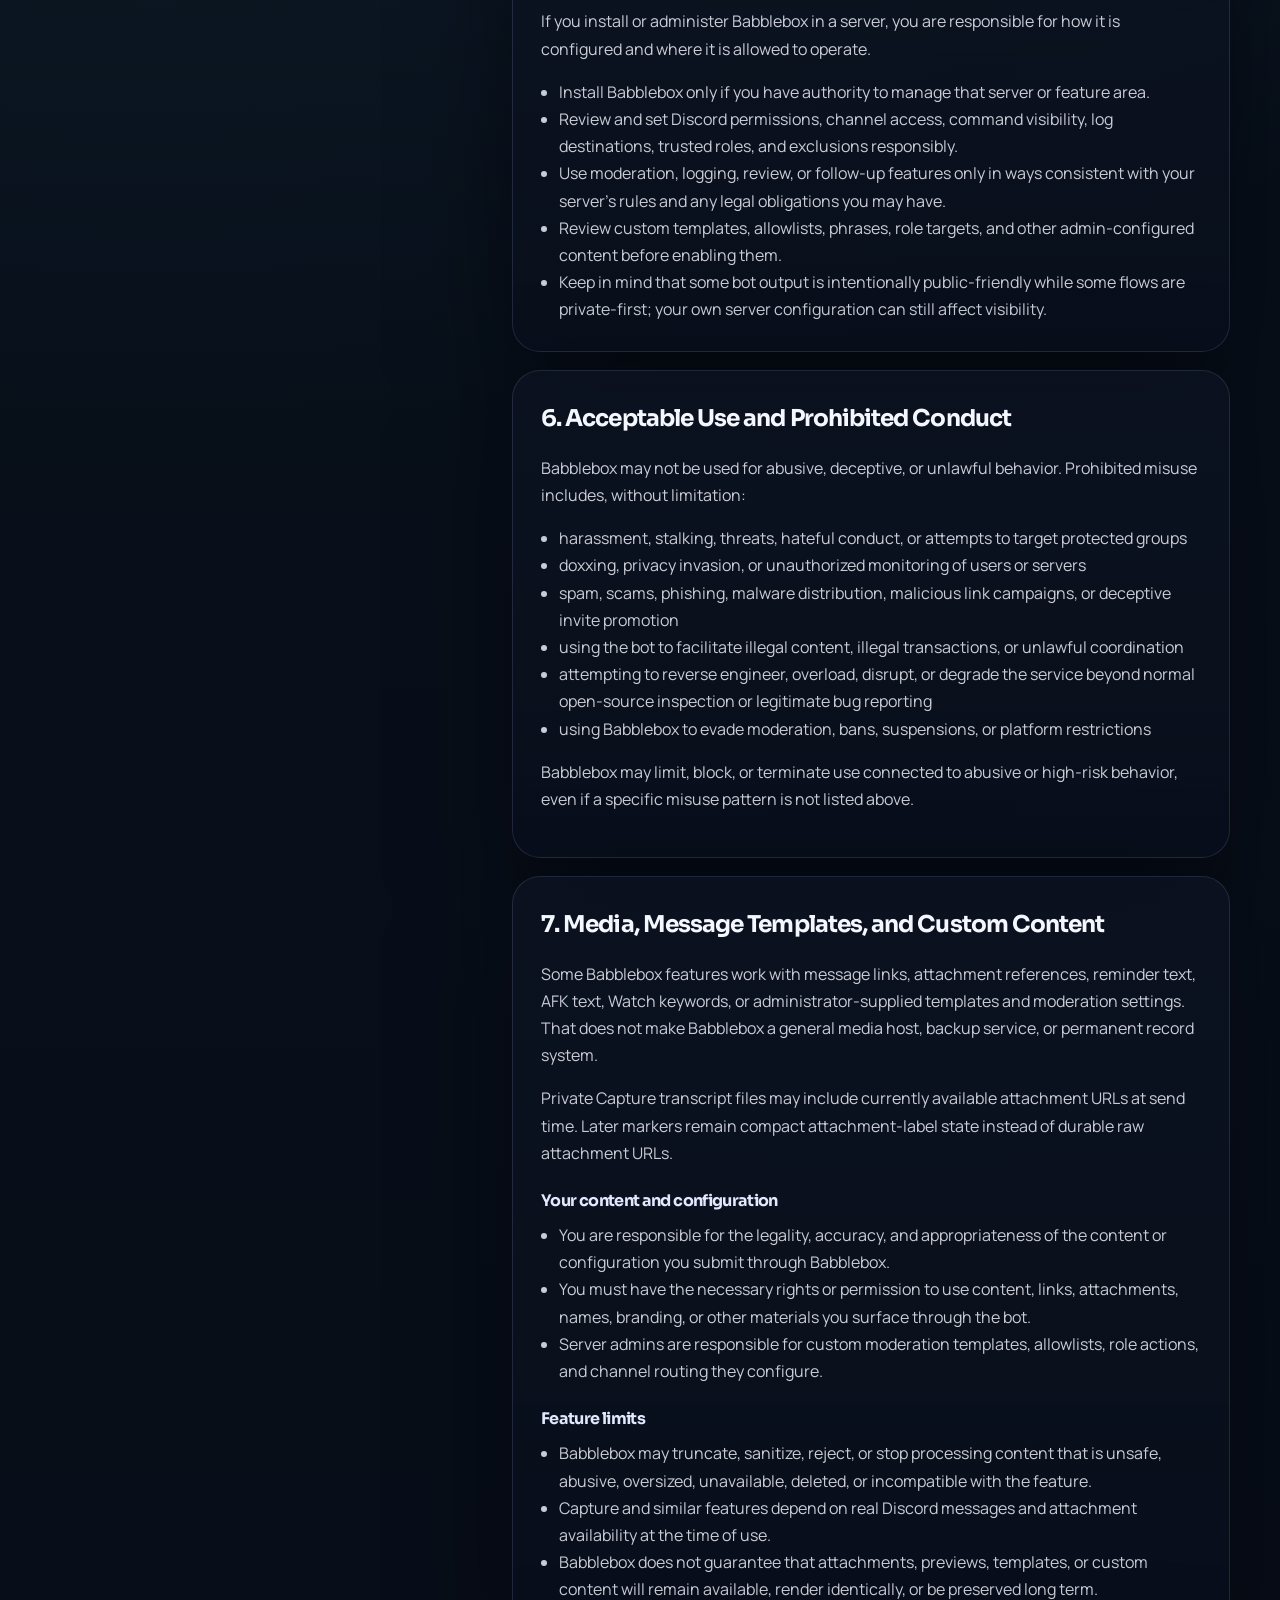
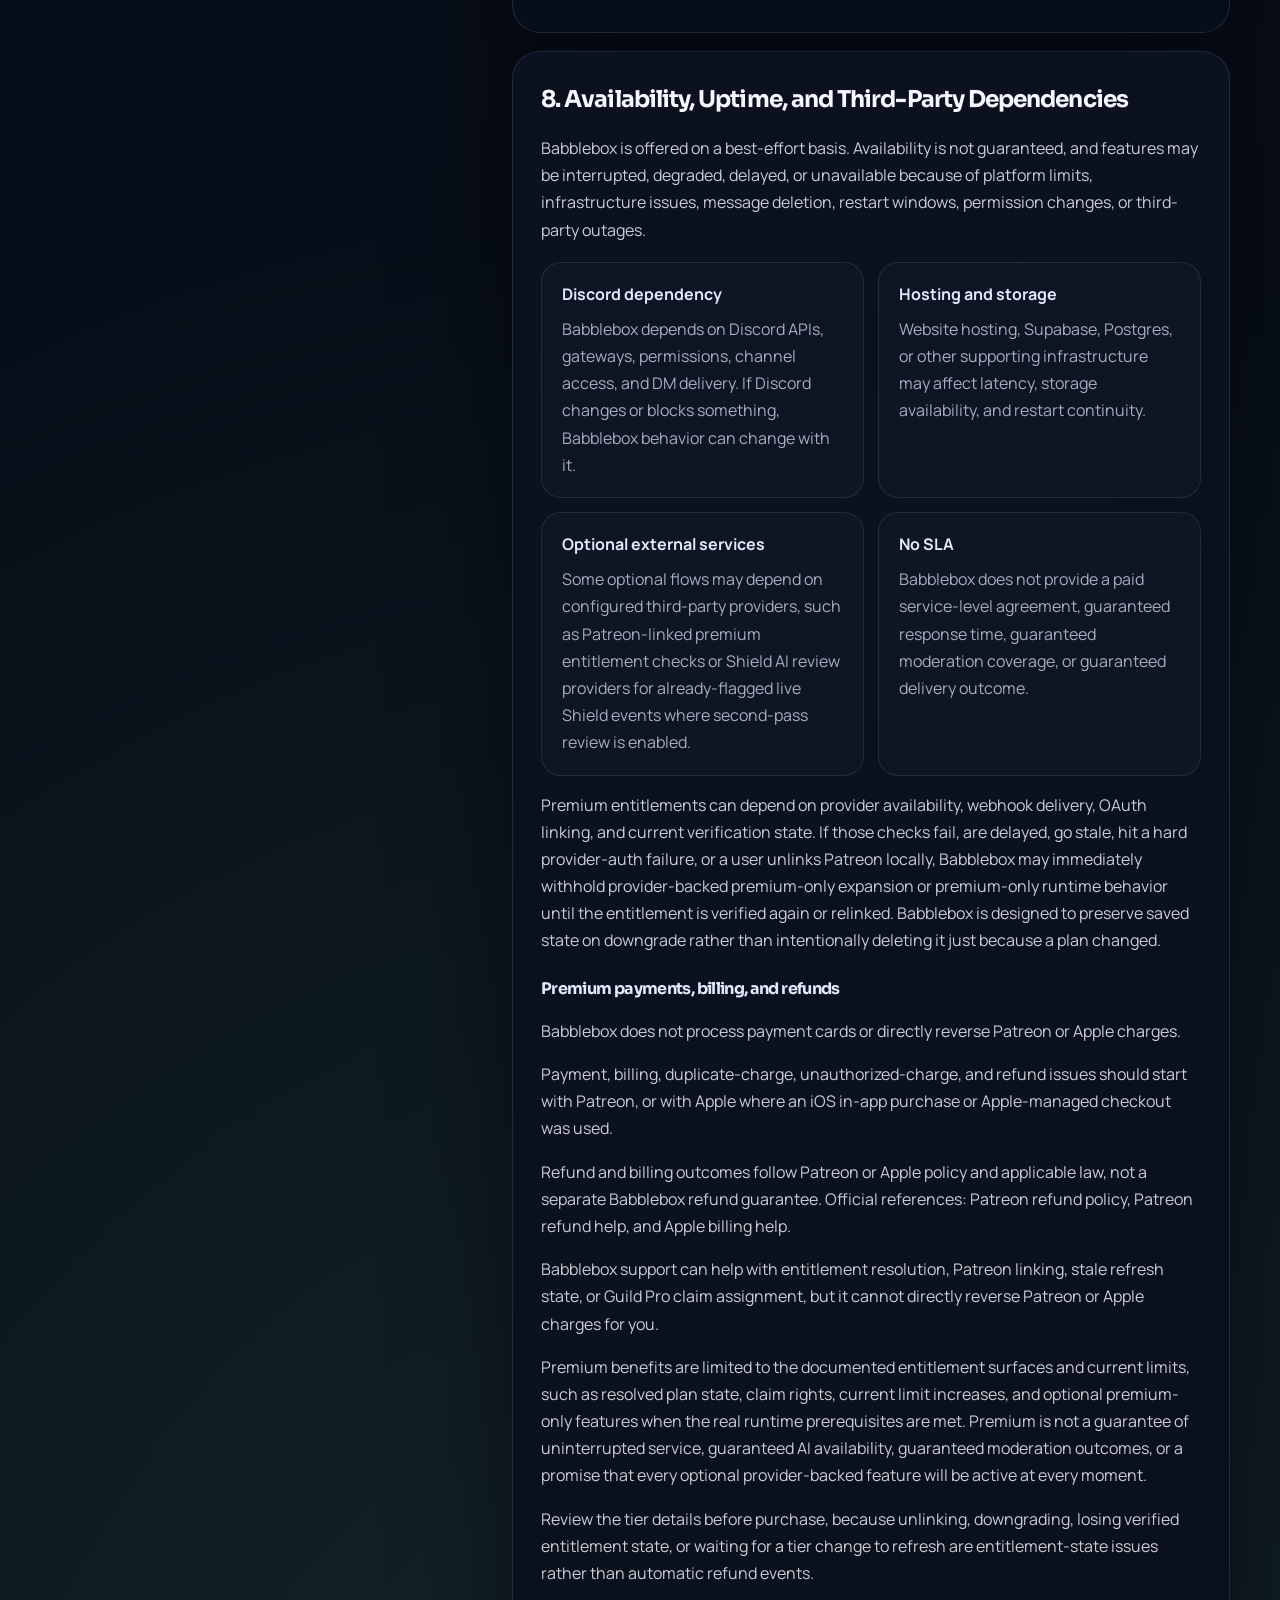
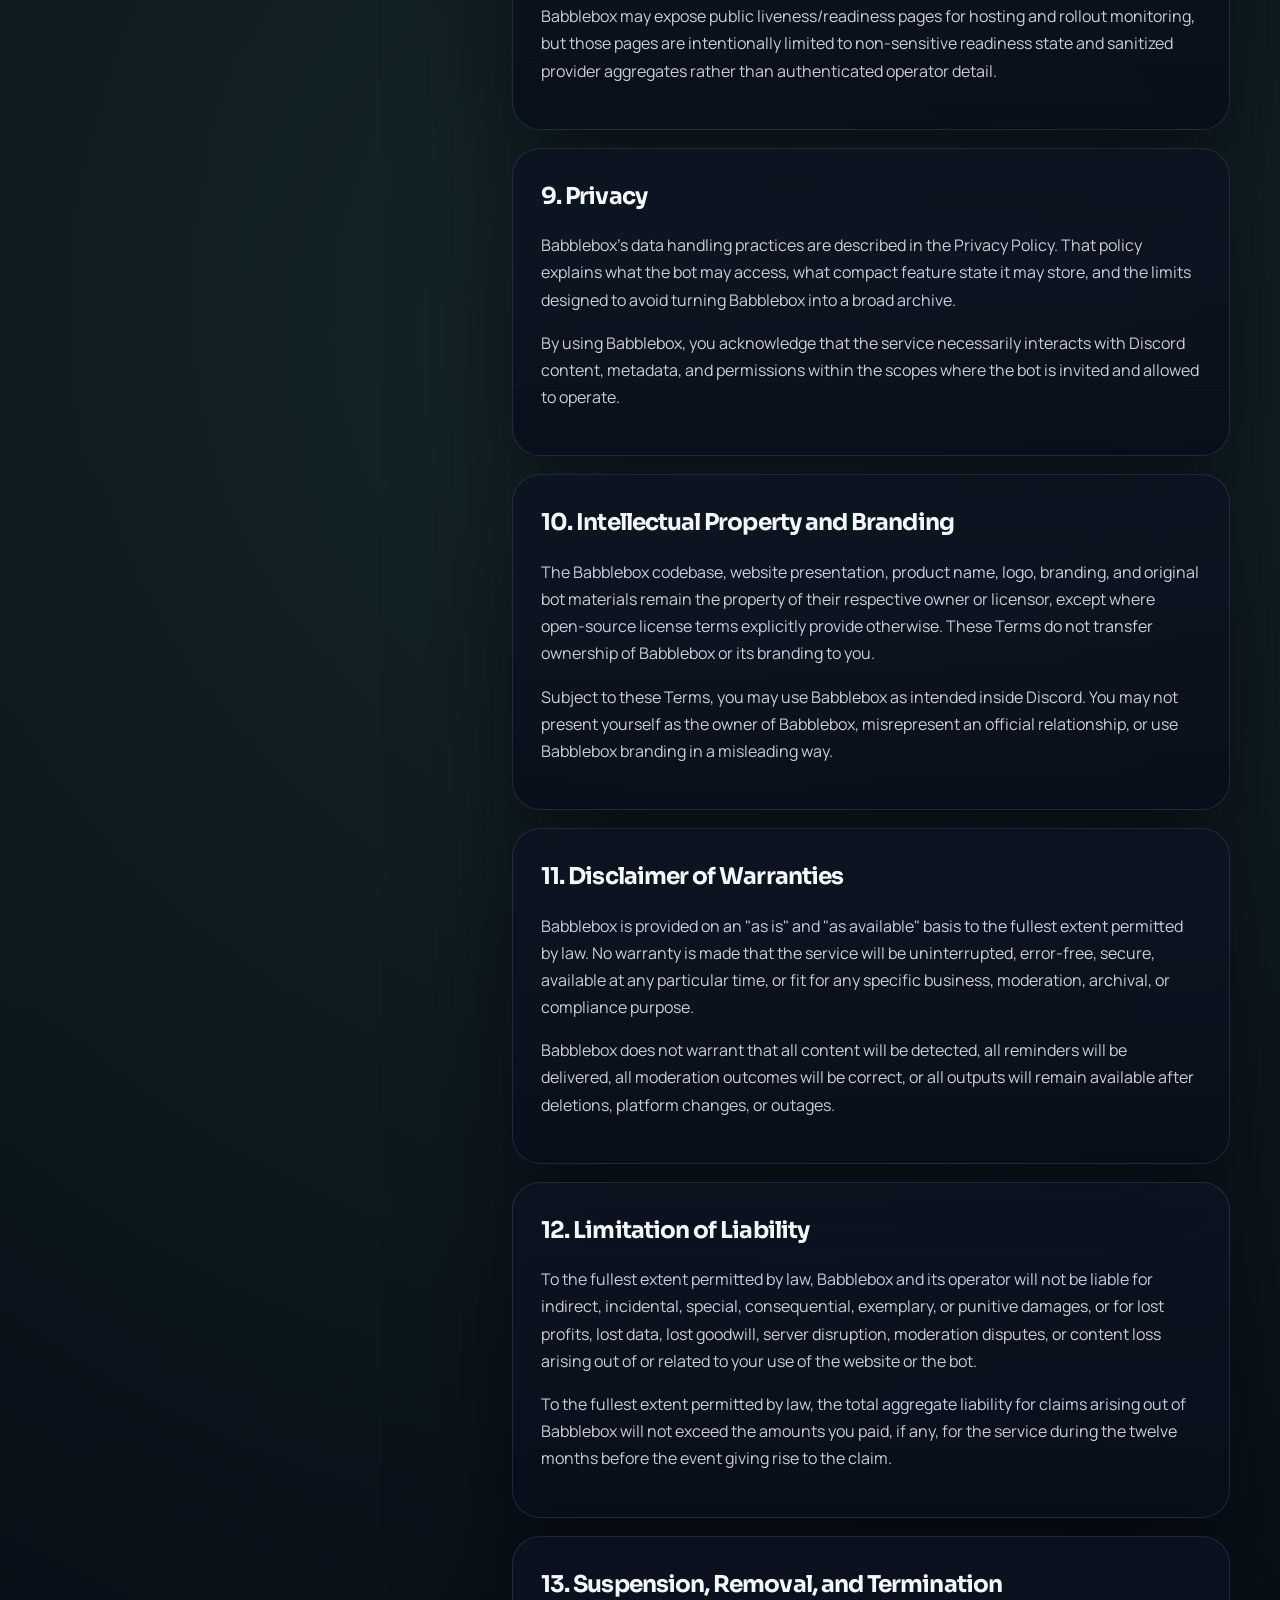
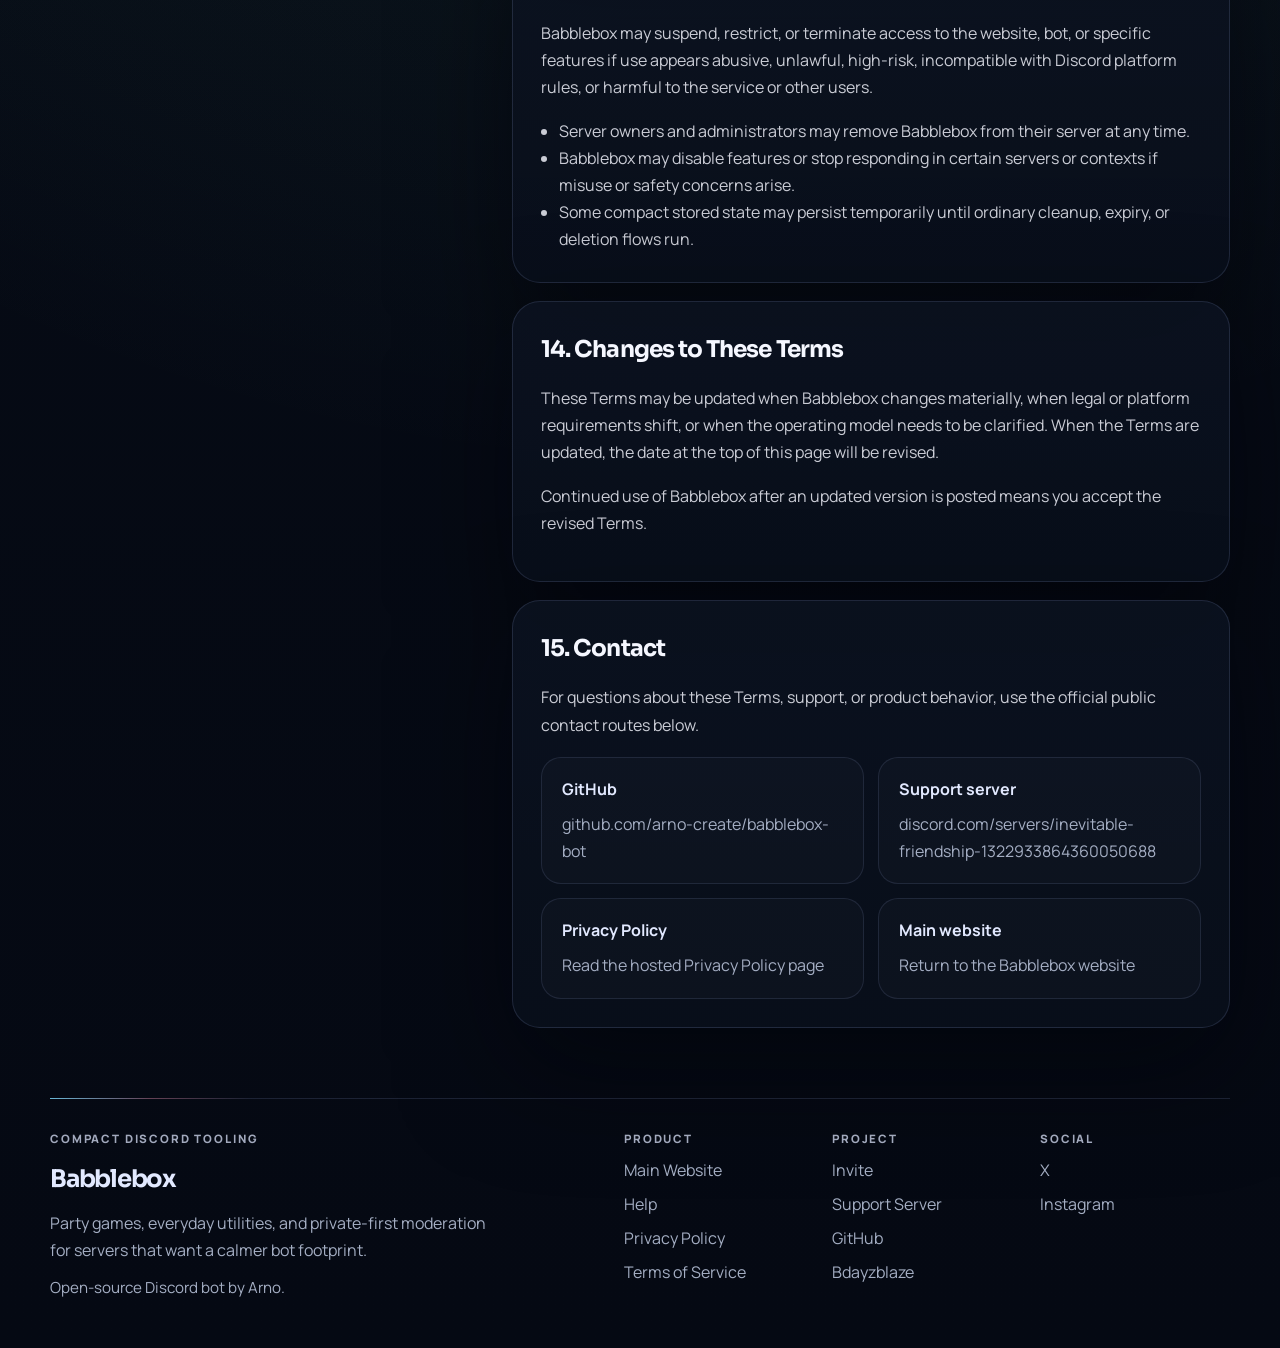
<file: terms.html>
<!DOCTYPE html>
<html lang="en">
<head>
  <meta charset="UTF-8" />
  <meta name="viewport" content="width=device-width, initial-scale=1.0" />
  <title>Babblebox Terms of Service</title>
  <meta
    name="description"
    content="Babblebox terms of service covering acceptable use, admin responsibilities, content limits, third-party dependencies, disclaimers, and the operating boundaries of the Discord bot."
  />
  <meta name="robots" content="index,follow,max-image-preview:large" />
  <link rel="canonical" href="https://arno-create.github.io/babblebox-bot/terms.html" />
  <meta property="og:title" content="Babblebox Terms of Service" />
  <meta property="og:description" content="Read the terms that govern use of the Babblebox Discord bot, including responsibilities, prohibited misuse, service limits, and privacy links." />
  <meta property="og:url" content="https://arno-create.github.io/babblebox-bot/terms.html" />
  <meta property="og:type" content="website" />
  <meta property="og:image" content="https://arno-create.github.io/babblebox-bot/banner.png" />
  <meta name="twitter:card" content="summary_large_image" />
  <meta name="twitter:title" content="Babblebox Terms of Service" />
  <meta name="twitter:description" content="Babblebox terms for Discord server use, including acceptable use, admin obligations, content restrictions, third-party dependencies, and legal disclaimers." />
  <meta name="twitter:image" content="https://arno-create.github.io/babblebox-bot/banner.png" />
  <link rel="preconnect" href="https://fonts.googleapis.com" />
  <link rel="preconnect" href="https://fonts.gstatic.com" crossorigin />
  <link href="https://fonts.googleapis.com/css2?family=Manrope:wght@400;500;600;700;800&family=Sora:wght@500;600;700&display=swap" rel="stylesheet" />
  <link rel="stylesheet" href="assets/site-shell.css" />
  <style>
    :root {
      --line: rgba(169, 190, 255, 0.14);
      --text: #f5f7ff;
      --soft: #e2e9ff;
      --muted: #a4aec3;
      --cyan: #7ddcff;
      --mint: #81f0bb;
      --rose: #ff839b;
      --shadow: 0 40px 110px rgba(1, 4, 10, 0.55);
      --radius-xl: 34px;
      --radius-lg: 28px;
      --radius-md: 22px;
      --max-width: 1180px;
    }

    * {
      box-sizing: border-box;
    }

    html {
      scroll-behavior: smooth;
    }

    body {
      margin: 0;
      min-height: 100vh;
      color: var(--text);
      font-family: "Manrope", sans-serif;
      line-height: 1.7;
      background:
        radial-gradient(circle at 12% 10%, rgba(125, 220, 255, 0.18), transparent 32%),
        radial-gradient(circle at 86% 12%, rgba(255, 131, 155, 0.16), transparent 24%),
        radial-gradient(circle at 56% 72%, rgba(129, 240, 187, 0.12), transparent 26%),
        linear-gradient(180deg, #060a14 0%, #08101b 28%, #050913 100%);
    }

    body::before,
    body::after {
      content: "";
      position: fixed;
      width: 34rem;
      height: 34rem;
      border-radius: 50%;
      filter: blur(100px);
      opacity: 0.18;
      pointer-events: none;
      z-index: 0;
    }

    body::before {
      top: -10rem;
      left: -8rem;
      background: rgba(125, 220, 255, 0.56);
    }

    body::after {
      right: -10rem;
      bottom: -14rem;
      background: rgba(255, 131, 155, 0.48);
    }

    a {
      color: inherit;
      text-decoration: none;
    }

    img {
      display: block;
      max-width: 100%;
    }

    a:focus-visible,
    .btn:focus-visible {
      outline: 3px solid rgba(125, 220, 255, 0.38);
      outline-offset: 3px;
    }

    .container {
      width: min(var(--max-width), calc(100% - 40px));
      margin: 0 auto;
      position: relative;
      z-index: 1;
    }

    .nav-shell {
      position: sticky;
      top: 0;
      z-index: 30;
      backdrop-filter: blur(18px);
      background: rgba(6, 10, 19, 0.74);
      border-bottom: 1px solid rgba(169, 190, 255, 0.1);
    }

    nav {
      display: grid;
      grid-template-columns: auto 1fr auto;
      gap: 24px;
      align-items: center;
      padding: 16px 0;
    }

    .brand {
      display: inline-flex;
      align-items: center;
      gap: 14px;
      min-width: 0;
    }

    .brand img {
      width: 48px;
      height: 48px;
      border-radius: 16px;
      object-fit: cover;
      border: 1px solid rgba(255, 255, 255, 0.08);
      box-shadow: 0 18px 36px rgba(0, 0, 0, 0.28);
    }

    .brand-title {
      display: block;
      font-family: "Sora", sans-serif;
      font-size: 1.04rem;
      font-weight: 700;
      letter-spacing: -0.05em;
    }

    .brand-subtitle {
      display: block;
      margin-top: 3px;
      color: var(--muted);
      font-size: 0.72rem;
      font-weight: 700;
      letter-spacing: 0.14em;
      text-transform: uppercase;
    }

    .nav-links {
      display: flex;
      justify-content: center;
      gap: 22px;
      flex-wrap: wrap;
    }

    .nav-links a,
    .nav-quiet {
      color: var(--muted);
      font-size: 0.95rem;
      transition: color 0.18s ease;
    }

    .nav-links a:hover,
    .nav-quiet:hover {
      color: var(--text);
    }

    .nav-actions {
      display: flex;
      align-items: center;
      gap: 14px;
    }

    .btn {
      display: inline-flex;
      align-items: center;
      justify-content: center;
      min-height: 48px;
      padding: 0 20px;
      border-radius: 999px;
      border: 1px solid transparent;
      font-weight: 800;
      transition: transform 0.18s ease, border-color 0.18s ease, background 0.18s ease, color 0.18s ease;
    }

    .btn:hover {
      transform: translateY(-1px);
    }

    .btn-primary {
      color: #08101b;
      background: linear-gradient(135deg, var(--cyan), #c4f1ff);
      box-shadow: 0 20px 44px rgba(125, 220, 255, 0.22);
    }

    .btn-secondary {
      color: var(--soft);
      background: rgba(14, 24, 40, 0.68);
      border-color: rgba(169, 190, 255, 0.16);
    }

    .page-shell {
      padding: clamp(40px, 6vw, 74px) 0 36px;
    }

    .hero {
      display: grid;
      grid-template-columns: minmax(0, 1.15fr) minmax(280px, 0.85fr);
      gap: 24px;
      padding: clamp(28px, 5vw, 52px);
      border-radius: var(--radius-xl);
      border: 1px solid var(--line);
      background:
        linear-gradient(180deg, rgba(13, 21, 36, 0.9), rgba(9, 15, 27, 0.92)),
        radial-gradient(circle at top right, rgba(125, 220, 255, 0.12), transparent 30%);
      box-shadow: var(--shadow);
    }

    .eyebrow {
      display: inline-flex;
      align-items: center;
      gap: 10px;
      color: var(--cyan);
      font-size: 0.82rem;
      font-weight: 800;
      letter-spacing: 0.18em;
      text-transform: uppercase;
    }

    .eyebrow::before {
      content: "";
      width: 32px;
      height: 1px;
      background: rgba(125, 220, 255, 0.6);
    }

    h1,
    h2,
    h3 {
      margin: 0;
      font-family: "Sora", sans-serif;
      letter-spacing: -0.04em;
    }

    h1 {
      margin-top: 18px;
      max-width: 10ch;
      font-size: clamp(2.7rem, 7vw, 5rem);
      line-height: 0.98;
    }

    .hero p,
    .policy-card p,
    .policy-card li {
      color: rgba(245, 247, 255, 0.82);
    }

    .hero-actions {
      display: flex;
      flex-wrap: wrap;
      gap: 14px;
      margin-top: 24px;
    }

    .hero-side,
    .policy-card {
      border-radius: var(--radius-lg);
      border: 1px solid var(--line);
      background: linear-gradient(180deg, rgba(12, 19, 33, 0.82), rgba(9, 15, 27, 0.88));
      box-shadow: var(--shadow);
    }

    .hero-side {
      padding: 24px;
      display: grid;
      gap: 14px;
      align-content: start;
    }

    .kicker {
      color: rgba(226, 233, 255, 0.7);
      font-size: 0.74rem;
      font-weight: 800;
      letter-spacing: 0.18em;
      text-transform: uppercase;
    }

    .hero-side ul,
    .policy-card ul {
      margin: 0;
      padding-left: 18px;
    }

    .mini-grid {
      display: grid;
      grid-template-columns: repeat(3, minmax(0, 1fr));
      gap: 18px;
      margin-top: 24px;
    }

    .mini-card {
      padding: 22px;
      border-radius: var(--radius-md);
      border: 1px solid var(--line);
      background: rgba(255, 255, 255, 0.03);
      box-shadow: var(--shadow);
    }

    .mini-card h2 {
      font-size: 1.1rem;
      margin-bottom: 10px;
    }

    .mini-card p {
      margin: 0;
      color: var(--muted);
    }

    .layout {
      display: grid;
      grid-template-columns: minmax(250px, 0.76fr) minmax(0, 1.24fr);
      gap: 22px;
      margin-top: 28px;
      align-items: start;
    }

    .side-stack,
    .content-stack {
      display: grid;
      gap: 18px;
    }

    .side-stack {
      position: sticky;
      top: 94px;
    }

    .policy-card {
      padding: 28px;
    }

    .policy-card h2 {
      font-size: 1.45rem;
      margin-bottom: 14px;
    }

    .policy-card h3 {
      font-size: 1rem;
      color: var(--soft);
      margin-top: 20px;
      margin-bottom: 8px;
    }

    .anchor-list {
      display: grid;
      gap: 10px;
    }

    .anchor-list a {
      padding: 14px 16px;
      border-radius: 18px;
      border: 1px solid rgba(169, 190, 255, 0.12);
      background: rgba(255, 255, 255, 0.02);
      color: rgba(245, 247, 255, 0.78);
      transition: border-color 0.18s ease, background 0.18s ease, color 0.18s ease, transform 0.18s ease;
    }

    .anchor-list a:hover {
      color: var(--text);
      transform: translateX(2px);
      border-color: rgba(125, 220, 255, 0.24);
      background: rgba(125, 220, 255, 0.05);
    }

    .info-grid {
      display: grid;
      grid-template-columns: repeat(2, minmax(0, 1fr));
      gap: 14px;
      margin-top: 18px;
    }

    .info-tile {
      padding: 18px 20px;
      border-radius: 20px;
      border: 1px solid rgba(169, 190, 255, 0.12);
      background: rgba(255, 255, 255, 0.02);
    }

    .info-tile strong {
      display: block;
      margin-bottom: 8px;
      color: var(--soft);
    }

    .info-tile span {
      color: var(--muted);
      word-break: break-word;
    }

    @media (max-width: 1120px) {
      nav {
        grid-template-columns: auto 1fr;
      }

      .nav-links {
        justify-content: flex-start;
      }

      .nav-actions {
        grid-column: 1 / -1;
        justify-content: space-between;
      }

      .hero,
      .layout {
        grid-template-columns: 1fr;
      }

      .side-stack {
        position: static;
      }

    }

    @media (max-width: 860px) {
      .mini-grid,
      .info-grid {
        grid-template-columns: 1fr;
      }
    }

    @media (max-width: 720px) {
      html {
        scroll-behavior: auto;
      }

      .container {
        width: min(var(--max-width), calc(100% - 24px));
      }

      nav {
        grid-template-columns: 1fr;
      }

      .nav-links {
        display: none;
      }

      .nav-actions {
        width: 100%;
        gap: 10px;
        flex-wrap: wrap;
      }

      .hero,
      .policy-card {
        padding: 22px;
      }

      h1 {
        max-width: none;
      }

      .hero-actions {
        flex-direction: column;
        align-items: stretch;
      }

      .hero-actions .btn {
        width: 100%;
      }
    }

    @media (prefers-reduced-motion: reduce) {
      *,
      *::before,
      *::after {
        animation: none !important;
        transition: none !important;
        scroll-behavior: auto !important;
      }
    }
  </style>
</head>
<body>
  <div class="site-nav-shell" data-site-nav>
    <div class="container">
      <nav class="site-nav" aria-label="Primary">
        <div class="site-nav-desktop">
          <div class="site-nav-desktop-main">
            <a class="site-brand" href="index.html" aria-label="Babblebox home">
              <img src="logo.jpg" alt="Babblebox logo" />
              <span class="site-brand-copy">
                <span class="site-brand-title">Babblebox</span>
                <span class="site-brand-subtitle">Terms</span>
              </span>
            </a>
            <div class="site-nav-links">
              <a href="#overview">Overview</a>
              <a href="#service">Service</a>
              <a href="#responsibilities">Responsibilities</a>
              <a href="#content">Content</a>
              <a href="#availability">Availability</a>
              <a href="#contact">Contact</a>
            </div>
          </div>
          <div class="site-nav-actions">
            <a class="site-nav-quiet" href="help.html">Help</a>
            <a class="site-nav-quiet" href="privacy.html">Privacy Policy</a>
            <a class="site-nav-quiet" href="https://github.com/arno-create/babblebox-bot" target="_blank" rel="noopener noreferrer">GitHub</a>
            <a class="btn btn-secondary" href="index.html">Back to Website</a>
          </div>
        </div>

        <div class="site-nav-compact">
          <div class="site-nav-compact-top">
            <a class="site-brand" href="index.html" aria-label="Babblebox home">
              <img src="logo.jpg" alt="Babblebox logo" />
              <span class="site-brand-copy">
                <span class="site-brand-title">Babblebox</span>
                <span class="site-brand-subtitle">Terms</span>
              </span>
            </a>
            <div class="site-nav-compact-quick">
              <a class="btn btn-secondary" href="index.html">Home</a>
              <button
                class="site-nav-toggle"
                type="button"
                aria-expanded="false"
                aria-controls="terms-nav-panel"
                data-nav-toggle
              >
                <span class="site-visually-hidden">Toggle navigation</span>
                <span class="site-nav-toggle-icon" aria-hidden="true">
                  <span></span>
                  <span></span>
                  <span></span>
                </span>
              </button>
            </div>
          </div>
          <div class="site-nav-panel" id="terms-nav-panel" data-nav-panel hidden>
            <div class="site-nav-links">
              <a href="#overview">Overview</a>
              <a href="#service">Service</a>
              <a href="#responsibilities">Responsibilities</a>
              <a href="#content">Content</a>
              <a href="#availability">Availability</a>
              <a href="#contact">Contact</a>
            </div>
            <div class="site-nav-actions">
              <a class="site-nav-quiet" href="help.html">Help</a>
              <a class="site-nav-quiet" href="privacy.html">Privacy Policy</a>
              <a class="site-nav-quiet" href="https://github.com/arno-create/babblebox-bot" target="_blank" rel="noopener noreferrer">GitHub</a>
              <a class="site-nav-quiet" href="index.html">Back to Website</a>
            </div>
          </div>
        </div>
      </nav>
    </div>
  </div>

  <main class="page-shell">
    <div class="container">
      <section id="overview" class="hero">
        <div>
          <div class="eyebrow">Terms of Service</div>
          <h1>Clear terms for a compact Discord product.</h1>
          <p>
            These Terms of Service govern use of the Babblebox website and the Babblebox Discord bot. Babblebox is built
            for Discord servers and combines party games, Daily Arcade, public-friendly identity surfaces, private-first
            utilities, and optional compact safety tools.
          </p>
          <p>
            Last updated: <strong>April 23, 2026</strong>. By inviting, installing, accessing, or using Babblebox, you agree
            to these Terms. If you use Babblebox on behalf of a server, team, or community, you represent that you have
            authority to do so for that Discord environment.
          </p>
          <div class="hero-actions">
            <a class="btn btn-primary" href="privacy.html">Read Privacy Policy</a>
            <a class="btn btn-secondary" href="index.html">Return Home</a>
          </div>
        </div>
        <aside class="hero-side" aria-label="Terms summary">
          <div class="kicker">At a glance</div>
          <h2>Practical boundaries.</h2>
          <ul>
            <li>Babblebox is a Discord bot, not a managed enterprise platform.</li>
            <li>Users and admins must use it lawfully and within Discord's rules.</li>
            <li>Admins are responsible for permissions, channels, logs, and custom configuration.</li>
            <li>Availability depends on Discord, hosting, storage, and other third-party services.</li>
            <li>No warranty, uptime guarantee, or paid SLA is provided.</li>
          </ul>
        </aside>
      </section>

      <section class="mini-grid" aria-label="Core principles">
        <article class="mini-card">
          <h2>Discord-native service</h2>
          <p>Babblebox operates inside Discord and depends on Discord permissions, message visibility, channels, DMs, and API behavior.</p>
        </article>
        <article class="mini-card">
          <h2>Admin-controlled deployment</h2>
          <p>Server owners and administrators decide whether to install Babblebox, what it can access, and how moderation or log features are configured.</p>
        </article>
        <article class="mini-card">
          <h2>Compact operating model</h2>
          <p>Babblebox is designed to stay lightweight, bounded, and useful, not to act as a surveillance archive, enterprise workflow suite, or guaranteed always-on system.</p>
        </article>
      </section>

      <section class="layout">
        <aside class="side-stack">
          <div class="policy-card">
            <h2>Sections</h2>
            <div class="anchor-list">
              <a href="#acceptance">1. Acceptance and Scope</a>
              <a href="#service">2. Service Description</a>
              <a href="#eligibility">3. Eligibility and Lawful Use</a>
              <a href="#responsibilities">4. User Responsibilities</a>
              <a href="#admins">5. Server Admin Responsibilities</a>
              <a href="#acceptable-use">6. Acceptable Use</a>
              <a href="#content">7. Media and Custom Content</a>
              <a href="#availability">8. Availability and Dependencies</a>
              <a href="#privacy">9. Privacy</a>
              <a href="#ip">10. Intellectual Property</a>
              <a href="#warranties">11. Disclaimer of Warranties</a>
              <a href="#liability">12. Limitation of Liability</a>
              <a href="#termination">13. Suspension and Termination</a>
              <a href="#changes">14. Changes to These Terms</a>
              <a href="#contact">15. Contact</a>
            </div>
          </div>
          <div class="policy-card">
            <h2>Scope</h2>
            <p>
              These Terms apply to the Babblebox website, the Babblebox Discord bot, and official Babblebox support surfaces.
              Privacy practices are described separately in the <a href="privacy.html">Privacy Policy</a>.
            </p>
          </div>
          <div class="policy-card">
            <h2>Related Pages</h2>
            <div class="anchor-list">
              <a href="privacy.html">Privacy Policy</a>
              <a href="index.html">Main Website</a>
              <a href="https://github.com/arno-create/babblebox-bot" target="_blank" rel="noopener noreferrer">GitHub Repository</a>
            </div>
          </div>
        </aside>

        <div class="content-stack">
          <article id="acceptance" class="policy-card">
            <h2>1. Acceptance and Scope</h2>
            <p>
              By inviting Babblebox to a Discord server, using its commands or interfaces, or browsing the Babblebox website,
              you agree to these Terms. If you do not agree, do not use the website or the bot.
            </p>
            <p>
              If you use Babblebox on behalf of a server, community, organization, or moderation team, you are responsible for
              ensuring that you are authorized to install and configure the bot in that context.
            </p>
          </article>

          <article id="service" class="policy-card">
            <h2>2. Service Description</h2>
            <p>
              Babblebox is an open-source Discord bot designed around a small set of product lanes rather than an all-purpose
              platform. Depending on feature availability, permissions, and server configuration, Babblebox may provide party
              games, Daily Arcade challenges, Buddy and profile surfaces, private-first utilities, and optional admin-facing
              Shield or lifecycle helpers.
            </p>
            <div class="info-grid">
              <div class="info-tile">
                <strong>Games and Daily</strong>
                <span>Party games and Daily Arcade are designed for lightweight, shareable Discord play rather than tournament, gambling, or prize-backed use.</span>
              </div>
              <div class="info-tile">
                <strong>Identity surfaces</strong>
                <span>Buddy, profile, and vault features provide cosmetic and progress-related views, not a financial or account-value system.</span>
              </div>
              <div class="info-tile">
                <strong>Utilities</strong>
                <span>Watch, Later, Capture, reminders, AFK, and similar tools are convenience features and may depend on DMs, message access, and current Discord state.</span>
              </div>
              <div class="info-tile">
                <strong>Optional admin tools</strong>
                <span>Shield and admin helpers are compact server tools, not a complete moderation case-management platform or legal-compliance service.</span>
              </div>
            </div>
            <p>
              Babblebox may add, remove, limit, or adjust features at any time, especially where changes are needed for
              reliability, safety, abuse prevention, infrastructure constraints, or Discord platform changes.
            </p>
          </article>

          <article id="eligibility" class="policy-card">
            <h2>3. Eligibility and Lawful Use</h2>
            <p>
              You may use Babblebox only in compliance with applicable law, Discord's terms and policies, and these Terms.
              You may not use Babblebox where doing so would be unlawful or where you lack authority to use the relevant
              Discord account, guild, role, or channel.
            </p>
            <p>
              Babblebox is not intended for emergency services, life-safety use, or any environment where interruption,
              delay, false positives, missed detections, or message-delivery failure could create high-risk consequences.
            </p>
          </article>

          <article id="responsibilities" class="policy-card">
            <h2>4. User Responsibilities</h2>
            <p>When using Babblebox, you are responsible for your own conduct, commands, submissions, and the Discord context in which you use the bot.</p>
            <ul>
              <li>Use Babblebox only for legitimate server participation, moderation, entertainment, or personal utility use.</li>
              <li>Do not rely on Babblebox as your only copy of important information, media, reminders, moderation evidence, or server records.</li>
              <li>Do not attempt to break rate limits, flood features, bypass safety checks, exploit bugs, or interfere with other users' access.</li>
              <li>Do not use Babblebox to collect, expose, or redistribute personal information or message content in ways that violate law, server rules, or Discord rules.</li>
              <li>You remain responsible for any text, links, attachments, or custom inputs you submit through the bot.</li>
            </ul>
          </article>

          <article id="admins" class="policy-card">
            <h2>5. Server Admin Responsibilities</h2>
            <p>
              If you install or administer Babblebox in a server, you are responsible for how it is configured and where it
              is allowed to operate.
            </p>
            <ul>
              <li>Install Babblebox only if you have authority to manage that server or feature area.</li>
              <li>Review and set Discord permissions, channel access, command visibility, log destinations, trusted roles, and exclusions responsibly.</li>
              <li>Use moderation, logging, review, or follow-up features only in ways consistent with your server's rules and any legal obligations you may have.</li>
              <li>Review custom templates, allowlists, phrases, role targets, and other admin-configured content before enabling them.</li>
              <li>Keep in mind that some bot output is intentionally public-friendly while some flows are private-first; your own server configuration can still affect visibility.</li>
            </ul>
          </article>

          <article id="acceptable-use" class="policy-card">
            <h2>6. Acceptable Use and Prohibited Conduct</h2>
            <p>Babblebox may not be used for abusive, deceptive, or unlawful behavior. Prohibited misuse includes, without limitation:</p>
            <ul>
              <li>harassment, stalking, threats, hateful conduct, or attempts to target protected groups</li>
              <li>doxxing, privacy invasion, or unauthorized monitoring of users or servers</li>
              <li>spam, scams, phishing, malware distribution, malicious link campaigns, or deceptive invite promotion</li>
              <li>using the bot to facilitate illegal content, illegal transactions, or unlawful coordination</li>
              <li>attempting to reverse engineer, overload, disrupt, or degrade the service beyond normal open-source inspection or legitimate bug reporting</li>
              <li>using Babblebox to evade moderation, bans, suspensions, or platform restrictions</li>
            </ul>
            <p>
              Babblebox may limit, block, or terminate use connected to abusive or high-risk behavior, even if a specific
              misuse pattern is not listed above.
            </p>
          </article>

          <article id="content" class="policy-card">
            <h2>7. Media, Message Templates, and Custom Content</h2>
            <p>
              Some Babblebox features work with message links, attachment references, reminder text, AFK text, Watch keywords,
              or administrator-supplied templates and moderation settings. That does not make Babblebox a
              general media host, backup service, or permanent record system.
            </p>
            <p>
              Private Capture transcript files may include currently available attachment URLs at send time. Later markers
              remain compact attachment-label state instead of durable raw attachment URLs.
            </p>
            <h3>Your content and configuration</h3>
            <ul>
              <li>You are responsible for the legality, accuracy, and appropriateness of the content or configuration you submit through Babblebox.</li>
              <li>You must have the necessary rights or permission to use content, links, attachments, names, branding, or other materials you surface through the bot.</li>
              <li>Server admins are responsible for custom moderation templates, allowlists, role actions, and channel routing they configure.</li>
            </ul>
            <h3>Feature limits</h3>
            <ul>
              <li>Babblebox may truncate, sanitize, reject, or stop processing content that is unsafe, abusive, oversized, unavailable, deleted, or incompatible with the feature.</li>
              <li>Capture and similar features depend on real Discord messages and attachment availability at the time of use.</li>
              <li>Babblebox does not guarantee that attachments, previews, templates, or custom content will remain available, render identically, or be preserved long term.</li>
            </ul>
          </article>

          <article id="availability" class="policy-card">
            <h2>8. Availability, Uptime, and Third-Party Dependencies</h2>
            <p>
              Babblebox is offered on a best-effort basis. Availability is not guaranteed, and features may be interrupted,
              degraded, delayed, or unavailable because of platform limits, infrastructure issues, message deletion, restart
              windows, permission changes, or third-party outages.
            </p>
            <div class="info-grid">
              <div class="info-tile">
                <strong>Discord dependency</strong>
                <span>Babblebox depends on Discord APIs, gateways, permissions, channel access, and DM delivery. If Discord changes or blocks something, Babblebox behavior can change with it.</span>
              </div>
              <div class="info-tile">
                <strong>Hosting and storage</strong>
                <span>Website hosting, Supabase, Postgres, or other supporting infrastructure may affect latency, storage availability, and restart continuity.</span>
              </div>
              <div class="info-tile">
                <strong>Optional external services</strong>
                <span>Some optional flows may depend on configured third-party providers, such as Patreon-linked premium entitlement checks or Shield AI review providers for already-flagged live Shield events where second-pass review is enabled.</span>
              </div>
              <div class="info-tile">
                <strong>No SLA</strong>
                <span>Babblebox does not provide a paid service-level agreement, guaranteed response time, guaranteed moderation coverage, or guaranteed delivery outcome.</span>
              </div>
            </div>
            <p>
              Premium entitlements can depend on provider availability, webhook delivery, OAuth linking, and current
              verification state. If those checks fail, are delayed, go stale, hit a hard provider-auth failure, or a user
              unlinks Patreon locally, Babblebox may immediately withhold provider-backed premium-only expansion or
              premium-only runtime behavior until the entitlement is verified again or relinked. Babblebox is designed to
              preserve saved state on downgrade rather than intentionally deleting it just because a plan changed.
            </p>
            <h3>Premium payments, billing, and refunds</h3>
            <p>
              Babblebox does not process payment cards or directly reverse Patreon or Apple charges.
            </p>
            <p>
              Payment, billing, duplicate-charge, unauthorized-charge, and refund issues should start with Patreon, or
              with Apple where an iOS in-app purchase or Apple-managed checkout was used.
            </p>
            <p>
              Refund and billing outcomes follow Patreon or Apple policy and applicable law, not a separate Babblebox
              refund guarantee. Official references:
              <a href="https://support.patreon.com/hc/en-us/articles/205032045-Patreon-s-refund-policy" target="_blank" rel="noopener noreferrer">Patreon refund policy</a>,
              <a href="https://support.patreon.com/hc/en-us/articles/360021113811-How-do-I-request-a-refund" target="_blank" rel="noopener noreferrer">Patreon refund help</a>,
              and <a href="https://reportaproblem.apple.com/" target="_blank" rel="noopener noreferrer">Apple billing help</a>.
            </p>
            <p>
              Babblebox support can help with entitlement resolution, Patreon linking, stale refresh state, or Guild Pro
              claim assignment, but it cannot directly reverse Patreon or Apple charges for you.
            </p>
            <p>
              Premium benefits are limited to the documented entitlement surfaces and current limits, such as resolved
              plan state, claim rights, current limit increases, and optional premium-only features when the real runtime
              prerequisites are met. Premium is not a guarantee of uninterrupted service, guaranteed AI availability,
              guaranteed moderation outcomes, or a promise that every optional provider-backed feature will be active at
              every moment.
            </p>
            <p>
              Review the tier details before purchase, because unlinking, downgrading, losing verified entitlement state,
              or waiting for a tier change to refresh are entitlement-state issues rather than automatic refund events.
            </p>
            <p>
              Babblebox may expose public liveness/readiness pages for hosting and rollout monitoring, but those pages
              are intentionally limited to non-sensitive readiness state and sanitized provider aggregates rather than
              authenticated operator detail.
            </p>
          </article>

          <article id="privacy" class="policy-card">
            <h2>9. Privacy</h2>
            <p>
              Babblebox's data handling practices are described in the <a href="privacy.html">Privacy Policy</a>. That policy
              explains what the bot may access, what compact feature state it may store, and the limits designed to avoid
              turning Babblebox into a broad archive.
            </p>
            <p>
              By using Babblebox, you acknowledge that the service necessarily interacts with Discord content, metadata, and
              permissions within the scopes where the bot is invited and allowed to operate.
            </p>
          </article>

          <article id="ip" class="policy-card">
            <h2>10. Intellectual Property and Branding</h2>
            <p>
              The Babblebox codebase, website presentation, product name, logo, branding, and original bot materials remain
              the property of their respective owner or licensor, except where open-source license terms explicitly provide
              otherwise. These Terms do not transfer ownership of Babblebox or its branding to you.
            </p>
            <p>
              Subject to these Terms, you may use Babblebox as intended inside Discord. You may not present yourself as the
              owner of Babblebox, misrepresent an official relationship, or use Babblebox branding in a misleading way.
            </p>
          </article>

          <article id="warranties" class="policy-card">
            <h2>11. Disclaimer of Warranties</h2>
            <p>
              Babblebox is provided on an "as is" and "as available" basis to the fullest extent permitted by law. No
              warranty is made that the service will be uninterrupted, error-free, secure, available at any particular time,
              or fit for any specific business, moderation, archival, or compliance purpose.
            </p>
            <p>
              Babblebox does not warrant that all content will be detected, all reminders will be delivered, all moderation
              outcomes will be correct, or all outputs will remain available after deletions, platform changes, or outages.
            </p>
          </article>

          <article id="liability" class="policy-card">
            <h2>12. Limitation of Liability</h2>
            <p>
              To the fullest extent permitted by law, Babblebox and its operator will not be liable for indirect, incidental,
              special, consequential, exemplary, or punitive damages, or for lost profits, lost data, lost goodwill, server
              disruption, moderation disputes, or content loss arising out of or related to your use of the website or the bot.
            </p>
            <p>
              To the fullest extent permitted by law, the total aggregate liability for claims arising out of Babblebox will
              not exceed the amounts you paid, if any, for the service during the twelve months before the event giving rise
              to the claim.
            </p>
          </article>

          <article id="termination" class="policy-card">
            <h2>13. Suspension, Removal, and Termination</h2>
            <p>
              Babblebox may suspend, restrict, or terminate access to the website, bot, or specific features if use appears
              abusive, unlawful, high-risk, incompatible with Discord platform rules, or harmful to the service or other users.
            </p>
            <ul>
              <li>Server owners and administrators may remove Babblebox from their server at any time.</li>
              <li>Babblebox may disable features or stop responding in certain servers or contexts if misuse or safety concerns arise.</li>
              <li>Some compact stored state may persist temporarily until ordinary cleanup, expiry, or deletion flows run.</li>
            </ul>
          </article>

          <article id="changes" class="policy-card">
            <h2>14. Changes to These Terms</h2>
            <p>
              These Terms may be updated when Babblebox changes materially, when legal or platform requirements shift, or
              when the operating model needs to be clarified. When the Terms are updated, the date at the top of this page
              will be revised.
            </p>
            <p>
              Continued use of Babblebox after an updated version is posted means you accept the revised Terms.
            </p>
          </article>

          <article id="contact" class="policy-card">
            <h2>15. Contact</h2>
            <p>
              For questions about these Terms, support, or product behavior, use the official public contact routes below.
            </p>
            <div class="info-grid">
              <div class="info-tile">
                <strong>GitHub</strong>
                <span><a href="https://github.com/arno-create/babblebox-bot" target="_blank" rel="noopener noreferrer">github.com/arno-create/babblebox-bot</a></span>
              </div>
              <div class="info-tile">
                <strong>Support server</strong>
                <span><a href="https://discord.com/servers/inevitable-friendship-1322933864360050688" target="_blank" rel="noopener noreferrer">discord.com/servers/inevitable-friendship-1322933864360050688</a></span>
              </div>
              <div class="info-tile">
                <strong>Privacy Policy</strong>
                <span><a href="privacy.html">Read the hosted Privacy Policy page</a></span>
              </div>
              <div class="info-tile">
                <strong>Main website</strong>
                <span><a href="index.html">Return to the Babblebox website</a></span>
              </div>
            </div>
          </article>
        </div>
      </section>
    </div>
  </main>

  <footer class="site-footer">
    <div class="container">
      <div class="site-footer-grid">
        <div class="site-footer-brand">
          <div class="site-footer-kicker">Compact Discord tooling</div>
          <strong>Babblebox</strong>
          <p>
            Party games, everyday utilities, and private-first moderation for servers that want a calmer bot footprint.
          </p>
          <div class="site-footer-note">Open-source Discord bot by Arno.</div>
        </div>
        <div class="site-footer-meta">
          <div class="site-footer-column">
            <div class="site-footer-label">Product</div>
            <div class="site-footer-links">
              <a href="index.html">Main Website</a>
              <a href="help.html">Help</a>
              <a href="privacy.html">Privacy Policy</a>
              <a href="terms.html">Terms of Service</a>
            </div>
          </div>
          <div class="site-footer-column">
            <div class="site-footer-label">Project</div>
            <div class="site-footer-links">
              <a href="https://discord.com/oauth2/authorize?client_id=1480903089518022739" target="_blank" rel="noopener noreferrer">Invite</a>
              <a href="https://discord.com/servers/inevitable-friendship-1322933864360050688" target="_blank" rel="noopener noreferrer">Support Server</a>
              <a href="https://github.com/arno-create/babblebox-bot" target="_blank" rel="noopener noreferrer">GitHub</a>
              <a href="https://arno-create.github.io/Bdayblaze/" target="_blank" rel="noopener noreferrer">Bdayzblaze</a>
            </div>
          </div>
          <div class="site-footer-column">
            <div class="site-footer-label">Social</div>
            <div class="site-footer-links">
              <a href="https://x.com/arno__if" target="_blank" rel="noopener noreferrer">X</a>
              <a href="https://instagram.com/arno.if" target="_blank" rel="noopener noreferrer">Instagram</a>
            </div>
          </div>
        </div>
      </div>
    </div>
  </footer>
  <script defer src="assets/site-shell.js"></script>
</body>
</html>
</file>
<file: assets/site-shell.css>
.site-nav-shell {
  position: sticky;
  top: 0;
  z-index: 30;
  border-bottom: 1px solid rgba(169, 190, 255, 0.1);
  background: rgba(6, 10, 19, 0.78);
  backdrop-filter: blur(20px);
}

.site-nav-shell .site-nav {
  display: block;
  padding: 16px 0;
}

.site-nav-desktop,
.site-nav-desktop-main,
.site-nav-actions {
  display: flex;
  align-items: center;
  min-width: 0;
}

.site-nav-desktop {
  justify-content: space-between;
  gap: 24px;
}

.site-nav-desktop-main {
  flex: 1 1 auto;
  gap: 28px;
}

.site-brand {
  display: inline-flex;
  align-items: center;
  gap: 14px;
  min-width: 0;
}

.site-brand img {
  width: 48px;
  height: 48px;
  border-radius: 16px;
  object-fit: cover;
  border: 1px solid rgba(255, 255, 255, 0.08);
  box-shadow: 0 18px 36px rgba(0, 0, 0, 0.24);
}

.site-brand-copy {
  min-width: 0;
  overflow: hidden;
  display: grid;
  gap: 4px;
}

.site-brand-title {
  display: block;
  font-family: "Sora", sans-serif;
  font-size: 1.04rem;
  font-weight: 700;
  letter-spacing: -0.05em;
  white-space: nowrap;
  overflow: hidden;
  text-overflow: ellipsis;
}

.site-brand-subtitle {
  display: block;
  color: var(--muted);
  font-size: 0.72rem;
  font-weight: 700;
  letter-spacing: 0.14em;
  text-transform: uppercase;
  white-space: nowrap;
}

.site-nav-links {
  display: flex;
  align-items: center;
  gap: 22px;
  min-width: 0;
}

.site-nav-desktop .site-nav-links {
  flex: 1 1 auto;
  justify-content: flex-start;
  flex-wrap: nowrap;
}

.site-nav-links a,
.site-nav-quiet {
  color: var(--muted);
  transition: color 0.18s ease;
}

.site-nav-links a:hover,
.site-nav-quiet:hover {
  color: var(--text);
}

.site-nav-actions {
  gap: 14px;
  flex: 0 0 auto;
  justify-content: flex-end;
}

.site-nav-compact {
  display: none;
}

.site-nav-compact-top {
  display: grid;
  grid-template-columns: minmax(0, 1fr) auto;
  align-items: center;
  gap: 12px;
  min-width: 0;
}

.site-nav-compact-quick {
  display: flex;
  align-items: center;
  gap: 8px;
  flex-shrink: 0;
}

.site-nav-compact .btn {
  min-height: 42px;
  padding-inline: 18px;
  white-space: nowrap;
}

.site-nav-toggle {
  display: inline-flex;
  align-items: center;
  justify-content: center;
  width: 48px;
  height: 48px;
  padding: 0;
  border-radius: 16px;
  border: 1px solid rgba(169, 190, 255, 0.16);
  background: rgba(255, 255, 255, 0.04);
  color: var(--soft);
  box-shadow: 0 16px 34px rgba(0, 0, 0, 0.18);
  cursor: pointer;
  transition:
    transform 0.18s ease,
    border-color 0.18s ease,
    background 0.18s ease,
    color 0.18s ease;
}

.site-nav-toggle:focus-visible {
  outline: 3px solid rgba(125, 220, 255, 0.38);
  outline-offset: 3px;
}

.site-nav-toggle:hover {
  transform: translateY(-1px);
  border-color: rgba(125, 220, 255, 0.28);
  background: rgba(15, 25, 43, 0.92);
  color: var(--text);
}

.site-nav-toggle-icon {
  display: grid;
  gap: 4px;
}

.site-nav-toggle-icon span {
  display: block;
  width: 18px;
  height: 2px;
  border-radius: 999px;
  background: currentColor;
}

.site-nav-panel {
  display: grid;
  gap: 12px;
  margin-top: 12px;
  padding: 14px;
  border-radius: 22px;
  border: 1px solid rgba(169, 190, 255, 0.12);
  background: rgba(10, 16, 28, 0.94);
  box-shadow: 0 18px 36px rgba(0, 0, 0, 0.22);
}

.site-nav-panel[hidden] {
  display: none !important;
}

.site-nav-panel .site-nav-links {
  flex-direction: column;
  align-items: flex-start;
  gap: 12px;
}

.site-nav-panel .site-nav-actions {
  display: grid;
  grid-template-columns: repeat(2, minmax(0, 1fr));
  gap: 10px;
}

.site-nav-panel .site-nav-quiet {
  display: inline-flex;
  align-items: center;
  justify-content: center;
  min-height: 44px;
  padding: 0 12px;
  border-radius: 14px;
  border: 1px solid rgba(169, 190, 255, 0.12);
  background: rgba(255, 255, 255, 0.03);
}

.site-visually-hidden {
  position: absolute;
  width: 1px;
  height: 1px;
  padding: 0;
  margin: -1px;
  overflow: hidden;
  clip: rect(0, 0, 0, 0);
  white-space: nowrap;
  border: 0;
}

.site-footer {
  padding: 34px 0 48px;
}

.site-footer-grid {
  position: relative;
  display: grid;
  grid-template-columns: minmax(0, 1.05fr) minmax(0, 1.2fr);
  gap: 30px 44px;
  padding-top: 30px;
  border-top: 1px solid rgba(169, 190, 255, 0.14);
}

.site-footer-grid::before {
  content: "";
  position: absolute;
  top: -1px;
  left: 0;
  width: min(200px, 38%);
  height: 1px;
  background: linear-gradient(90deg, rgba(125, 220, 255, 0.8), rgba(255, 131, 155, 0.32), transparent);
}

.site-footer-brand {
  display: grid;
  align-content: start;
  gap: 10px;
  max-width: 34rem;
}

.site-footer-kicker,
.site-footer-label {
  color: rgba(223, 231, 255, 0.72);
  font-size: 0.72rem;
  font-weight: 800;
  letter-spacing: 0.16em;
  text-transform: uppercase;
}

.site-footer-brand strong {
  color: var(--soft);
  font-family: "Sora", sans-serif;
  font-size: clamp(1.28rem, 1rem + 0.65vw, 1.7rem);
  letter-spacing: -0.05em;
}

.site-footer-brand p,
.site-footer-note {
  margin: 0;
  color: var(--muted);
}

.site-footer-brand p {
  max-width: 44ch;
  line-height: 1.72;
}

.site-footer-note {
  font-size: 0.95rem;
}

.site-footer-meta {
  display: grid;
  grid-template-columns: repeat(3, minmax(0, 1fr));
  gap: 20px 18px;
  align-content: start;
}

.site-footer-column {
  display: grid;
  gap: 10px;
  align-content: start;
}

.site-footer-links {
  display: grid;
  gap: 10px;
}

.site-footer-links a {
  color: var(--muted);
  line-height: 1.5;
  transition:
    color 0.18s ease,
    transform 0.18s ease;
}

.site-footer-links a:hover {
  color: var(--text);
  transform: translateX(2px);
}

@media (max-width: 980px) {
  .site-footer-grid {
    grid-template-columns: 1fr;
  }

  .site-footer-meta {
    grid-template-columns: repeat(2, minmax(0, 1fr));
  }
}

@media (max-width: 520px) {
  .site-nav-compact .btn {
    min-height: 38px;
    padding-inline: 14px;
  }

  .site-nav-panel .site-nav-actions {
    grid-template-columns: 1fr;
  }

  .site-brand img {
    width: 42px;
    height: 42px;
    border-radius: 14px;
  }

  .site-nav-compact .site-brand-subtitle {
    display: none;
  }

  .site-footer {
    padding-bottom: 40px;
  }

  .site-footer-grid {
    gap: 24px;
    padding-top: 24px;
  }

  .site-footer-meta {
    grid-template-columns: 1fr;
    gap: 18px;
  }
}

@media (max-width: 1340px) {
  .site-nav-desktop .site-brand-subtitle {
    font-size: 0.68rem;
    letter-spacing: 0.11em;
  }
}

@media (max-width: 1180px) {
  .site-nav-desktop {
    display: none;
  }

  .site-nav-compact {
    display: block;
  }
}
</file>
